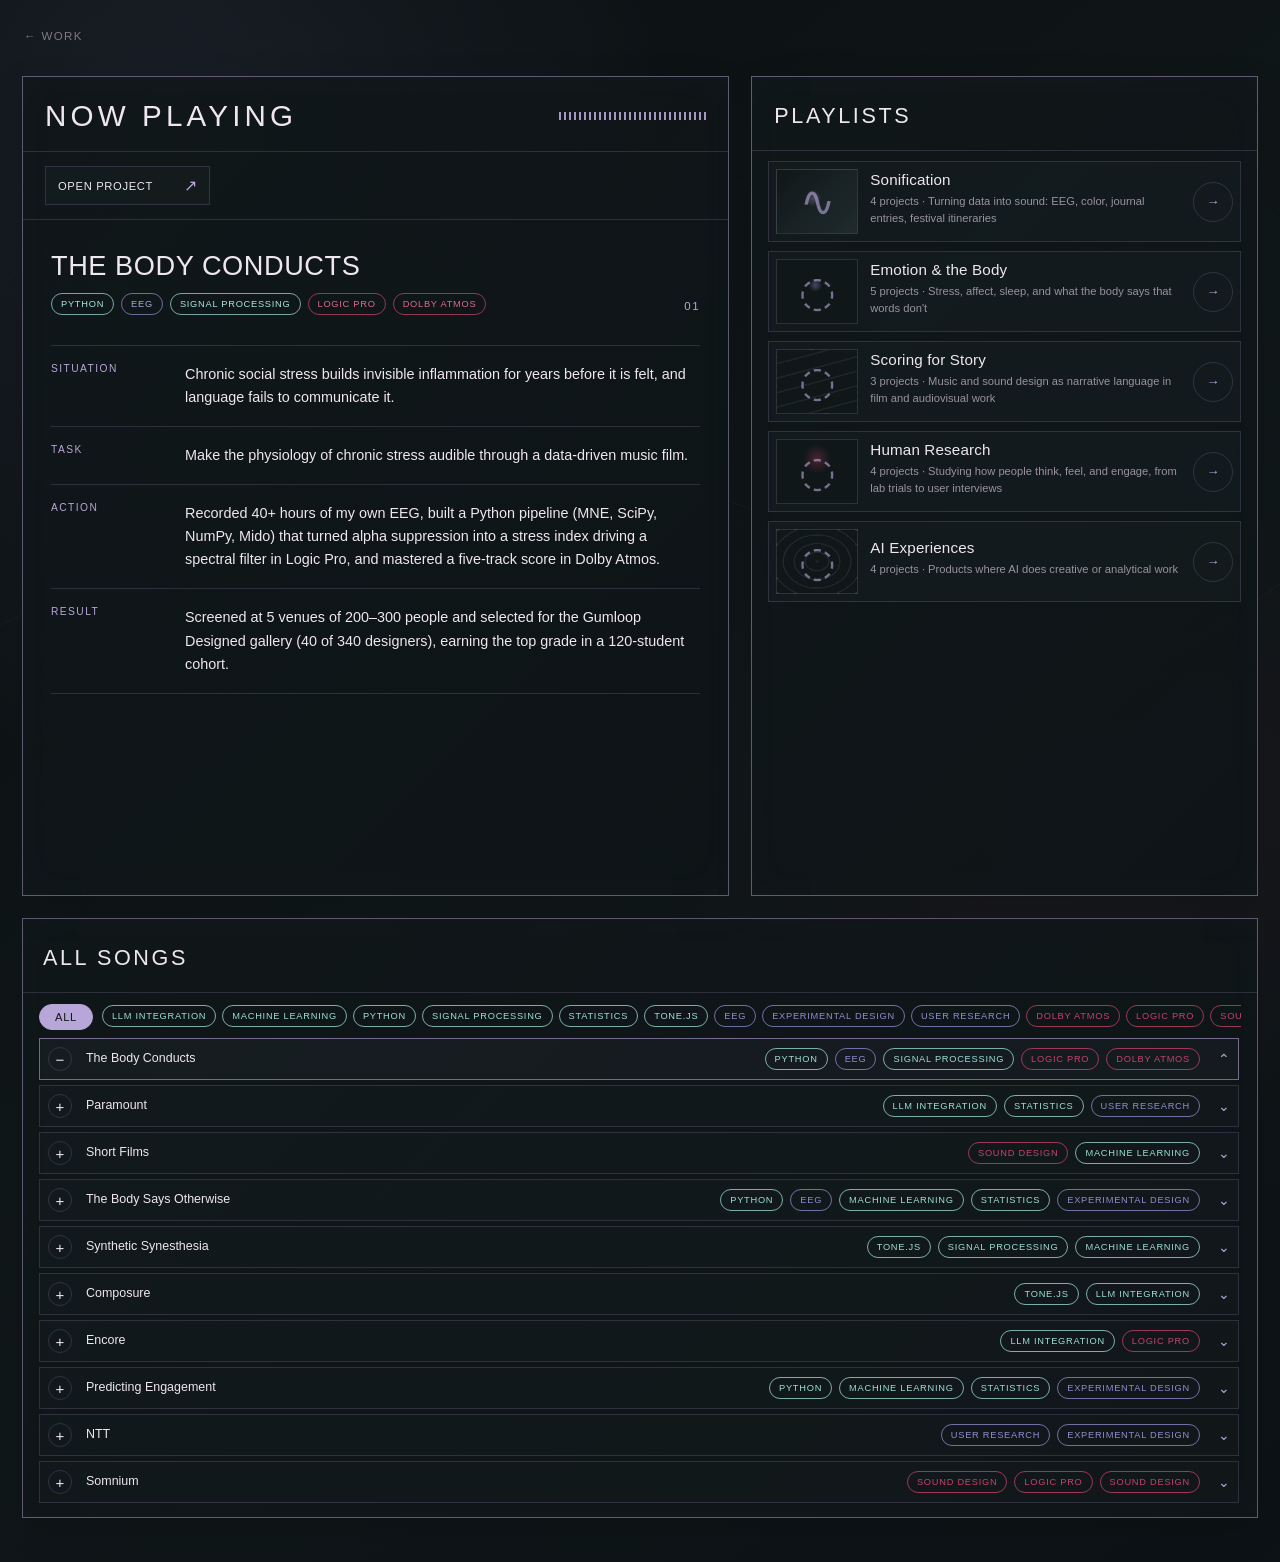
<file: more/index.html>
<!doctype html>
<html lang="en">
<head>
  <meta charset="utf-8" />
  <meta name="viewport" content="width=device-width, initial-scale=1" />
  <title>More — Chaeyeon Kim</title>
  <meta name="description" content="A living index of Chaeyeon Kim's projects, collections, research, sound, and experiments." />
  <link rel="canonical" href="https://chaeyeonkim.me/more/" />
  <meta property="og:type" content="website" />
  <meta property="og:site_name" content="Chaeyeon Kim" />
  <meta property="og:title" content="More — Chaeyeon Kim" />
  <meta property="og:description" content="A living index of Chaeyeon Kim's projects, collections, research, sound, and experiments." />
  <meta property="og:url" content="https://chaeyeonkim.me/more/" />
  <meta property="og:image" content="https://chaeyeonkim.me/og.png" />
  <meta property="og:image:type" content="image/png" />
  <meta property="og:image:width" content="1200" />
  <meta property="og:image:height" content="630" />
  <meta property="og:image:alt" content="Chaeyeon Kim" />
  <meta name="twitter:card" content="summary_large_image" />
  <meta name="twitter:title" content="More — Chaeyeon Kim" />
  <meta name="twitter:description" content="A living index of Chaeyeon Kim's projects, collections, research, sound, and experiments." />
  <meta name="twitter:image" content="https://chaeyeonkim.me/og.png" />
  <meta name="twitter:image:alt" content="Chaeyeon Kim" />
  <link rel="icon" href="/favicon.ico" sizes="any" />
  <link rel="icon" type="image/png" sizes="32x32" href="/favicon-32.png" />
  <link rel="apple-touch-icon" sizes="180x180" href="/apple-touch-icon.png" />
  <link rel="stylesheet" href="styles.css?v=more-nav-2" />
</head>
<body>
  <nav class="more-nav" aria-label="Site">
    <a class="back-work" href="../index.html#work">← Work</a>
  </nav>
  <main class="shell">
    <div class="top-grid">
      <!-- LEFT: PROJECT DEEP DIVE -->
      <section class="deep-dive panel" aria-label="Selected project">
        <header class="panel-header now-playing-header">
          <h2>Now Playing</h2>
          <div class="waveform" aria-hidden="true">
            <span></span><span></span><span></span><span></span><span></span><span></span>
            <span></span><span></span><span></span><span></span><span></span><span></span>
            <span></span><span></span><span></span><span></span><span></span><span></span>
            <span></span><span></span><span></span><span></span><span></span><span></span>
            <span></span><span></span><span></span><span></span><span></span><span></span>
          </div>
        </header>

        <div class="link-strip" id="projectLinks" aria-label="Project links"></div>

        <div class="star-block">
          <div class="project-heading-row">
            <div>
              <h1 id="projectTitle">THE BODY CONDUCTS</h1>
              <div class="tag-row" id="projectTags"></div>
            </div>
            <div class="year-mark" id="projectIndex">01</div>
          </div>

          <div class="star-grid">
            <article class="star-row">
              <div class="star-label">SITUATION</div>
              <p id="situation"></p>
            </article>
            <article class="star-row">
              <div class="star-label">TASK</div>
              <p id="task"></p>
            </article>
            <article class="star-row">
              <div class="star-label">ACTION</div>
              <p id="action"></p>
            </article>
            <article class="star-row">
              <div class="star-label">RESULT</div>
              <p id="result"></p>
            </article>
          </div>
        </div>
      </section>

      <!-- RIGHT: PLAYLISTS -->
      <aside class="collections panel">
          <header class="section-header">
            <h2>Playlists</h2>
          </header>
          <div class="collection-list" id="collectionList"></div>
      </aside>
    </div>

    <!-- FULL-WIDTH PROJECT ARTIFACTS -->
    <section class="artifact-panel panel" id="artifact-panel">
          <header class="section-header artifact-header">
            <h2>All songs</h2>
          </header>

          <div class="filter-controls" aria-label="Project filters">
            <div class="filter-bar" id="filterBar">
              <button class="filter active" data-filter="all">All</button>
            </div>
            <div class="keyword-cloud" id="keywordCloud" aria-label="Project keywords"></div>
          </div>
          <div class="active-filters" id="activeFilters"></div>

          <div class="artifact-list" id="artifactList"></div>
    </section>
  </main>

  <script>
    const DATA = {
  "projects": [
    {
      "name": "The Body Conducts",
      "collections": [
        "Sonification",
        "Emotion & the Body",
        "Scoring for Story"
      ],
      "keywords": [
        "Python",
        "EEG",
        "Signal Processing",
        "Logic Pro",
        "Dolby Atmos"
      ],
      "links": "../work/body-conducts.html"
    },
    {
      "name": "Paramount",
      "collections": [
        "Human Research",
        "AI Experiences"
      ],
      "keywords": [
        "LLM Integration",
        "Statistics",
        "User Research"
      ],
      "links": "../work/paramount.html"
    },
    {
      "name": "Short Films",
      "collections": [
        "Scoring for Story",
        "AI Experiences"
      ],
      "keywords": [
        "Sound Design",
        "Machine Learning"
      ],
      "links": "../work/short-films.html"
    },
    {
      "name": "The Body Says Otherwise",
      "collections": [
        "Human Research",
        "Emotion & the Body"
      ],
      "keywords": [
        "Python",
        "EEG",
        "Machine Learning",
        "Statistics",
        "Experimental Design"
      ],
      "links": "../work/body-says-otherwise.html"
    },
    {
      "name": "Synthetic Synesthesia",
      "collections": [
        "Sonification",
        "Emotion & the Body"
      ],
      "keywords": [
        "Tone.js",
        "Signal Processing",
        "Machine Learning"
      ],
      "links": "../work/synthetic-synesthesia.html"
    },
    {
      "name": "Composure",
      "collections": [
        "Sonification",
        "AI Experiences"
      ],
      "keywords": [
        "Tone.js",
        "LLM Integration"
      ],
      "links": "Link to Project: https://github.com/chaeyeonkimscientist/Composure"
    },
    {
      "name": "Encore",
      "collections": [
        "Sonification",
        "AI Experiences"
      ],
      "keywords": [
        "LLM Integration",
        "Logic Pro"
      ],
      "links": "Code & Website: https://encore-festival-archetype.chaeyeonkimwork.chatgpt.site/\nDetails: https://outsidellms.com/\nDemo: https://www.youtube.com/watch?v=9Sez8vWqiTI"
    },
    {
      "name": "Predicting Engagement",
      "collections": [
        "Human Research"
      ],
      "keywords": [
        "Python",
        "Machine Learning",
        "Statistics",
        "Experimental Design"
      ],
      "links": "https://drive.google.com/file/d/15HHlFsjsmQ8STBc1EPorobj3d0VIAwSt/view?usp=sharing"
    },
    {
      "name": "NTT",
      "collections": [
        "Human Research",
        "Emotion & the Body"
      ],
      "keywords": [
        "User Research",
        "Experimental Design"
      ],
      "links": "Project: https://newsrelea.se/OklDrp\nPoster: https://drive.google.com/file/d/1N1vjMUGnh2wxkstxetGUx5TR8tPjYIT7/view?usp=sharing\nPress release: https://newsrelea.se/OklDrp"
    },
    {
      "name": "Somnium",
      "collections": [
        "Scoring for Story",
        "Emotion & the Body"
      ],
      "keywords": [
        "Sound Design",
        "Logic Pro",
        "Sound Design"
      ],
      "links": "Project: https://www.youtube.com/watch?v=x__gfeBGS2E"
    },
    {
      "name": "How to edit: change tags on this sheet only. Each tag cell has a dropdown pulled from the Collections and Keywords tabs.",
      "collections": [],
      "keywords": [],
      "links": ""
    },
    {
      "name": "Colors: pink = Music & multimedia, purple = Cognition, mint = Technology. A tag recolors itself when you pick a different one. Yellow row = needs your input.",
      "collections": [],
      "keywords": [],
      "links": ""
    },
    {
      "name": "Counts and the Matrix update automatically. Orange counts on the other tabs flag tags used by fewer than 2 projects.",
      "collections": [],
      "keywords": [],
      "links": ""
    }
  ],
  "star": {
    "The Body Conducts": {
      "situation": "Chronic social stress builds invisible inflammation for years before it is felt, and language fails to communicate it.",
      "task": "Make the physiology of chronic stress audible through a data-driven music film.",
      "action": "Recorded 40+ hours of my own EEG, built a Python pipeline (MNE, SciPy, NumPy, Mido) that turned alpha suppression into a stress index driving a spectral filter in Logic Pro, and mastered a five-track score in Dolby Atmos.",
      "result": "Screened at 5 venues of 200–300 people and selected for the Gumloop Designed gallery (40 of 340 designers), earning the top grade in a 120-student cohort.",
      "notes": ""
    },
    "Paramount": {
      "situation": "Paramount's Global Content Distribution Research team spent 2–3 hours manually building each pre-release performance sheet.",
      "task": "Automate repetitive research workflows and build a data-backed audience profile for Home Entertainment.",
      "action": "Built a Microsoft CoPilot agent with internal-database-first fallback logic and a confidence flag for human review, and ran correlation and chi-square analyses on GWI audience data.",
      "result": "Cut sheet production time by 65% (to 45 minutes), the agent was adopted into the team's weekly workflow, and the audience findings unlocked budget for follow-up research.",
      "notes": ""
    },
    "Short Films": {
      "situation": "Four short films were made under extreme constraints, some within a 24-hour window.",
      "task": "Make music and sound design carry the narrative and psychology that dialogue can't.",
      "action": "Composed instrument-as-identity leitmotif scores, encoded the title in Morse rhythm, and built a Gordon Ramsay TTS voice model to meet a casting constraint in under 24 hours.",
      "result": "Won the Golden Owl Award (2026) and the Best Audio Award (2025) at the Minervopolis Film Festival.",
      "notes": ""
    },
    "The Body Says Otherwise": {
      "situation": "Children's cognitive flexibility was scored only on accuracy and response time, which ignore the physiological cost of thinking.",
      "task": "Build a prediction model for 200+ children that combines behavioral and physiological signals.",
      "action": "Designed seven trials, ran ANOVA in R, built a PyTorch model on heart rate, alpha-band EEG, and gaze data, and synthesized 55+ studies.",
      "result": "Surfaced a systematic gap between children's self-report and their physiology, and the research briefs broke a deadlock between the research and product teams.",
      "notes": ""
    },
    "Synthetic Synesthesia": {
      "situation": "Audio visualizers map sound to color arbitrarily, misrepresenting chromesthesia, which only about 4% of people experience.",
      "task": "Build a simulator where every sound–color mapping is grounded in peer-reviewed research.",
      "action": "Distilled 15+ studies into one reversible mapping engine, using Web Audio FFT analysis for sound-to-color and k-means clustering with Tone.js synthesis for color-to-sound.",
      "result": "Shipped a live, bidirectional web app on Vercel that also serves as an accessibility bridge for deaf and blind users.",
      "notes": ""
    },
    "Composure": {
      "situation": "Journaling records how you feel but gives you no way to hear it.",
      "task": "Build a journaling app in one build day that quantifies the emotion in each entry and turns it into music.",
      "action": "Used an LLM to score each entry on valence, arousal, tension, and warmth, then mapped those values deterministically to mode, tempo, and timbre in Tone.js.",
      "result": "Won Claude Fable 5.1 Buildathon: Special Award",
      "notes": "Result: add an outcome (demo reception, award, users)."
    },
    "Encore": {
      "situation": "Festival-goers leave with a day they'll never fully remember and no personal keepsake of it.",
      "task": "Turn each attendee's festival day into a shareable personality archetype and an original piece of music.",
      "action": "Built a prototype that matches a location trail against JamBase set times, uses GPT to derive an archetype, and arranges my own Logic piano seeds into a piece in that palette.",
      "result": "Top 20 project in OpenAI & OutsideLands Hackathon",
      "notes": "Result: add an outcome (demo, award, feedback)."
    },
    "Predicting Engagement": {
      "situation": "\"Engagement\" was used loosely across productions without a grounded definition.",
      "task": "Replicate and extend a study predicting audience engagement from 65,000 interaction logs.",
      "action": "Built ML models, ran threshold sensitivity analysis, and mapped behavioral predictors to attention, reward, and default-mode brain networks.",
      "result": "Reached AUC 0.71 at the 70th-percentile threshold and delivered a product handbook adopted by 12 productions.",
      "notes": "Numbers come from an earlier version of your site; double-check them."
    },
    "NTT": {
      "situation": "NTT East's wellness centers went largely unused because employees feared mental-health stigma would harm their careers.",
      "task": "Give the team evidence-grounded, privacy-first direction for an employee wellbeing app.",
      "action": "Designed the interview instrument, secured IRB exemption, analyzed an 8-respondent HR-manager survey and 3 employee interviews, and led the South Korea case study.",
      "result": "Shipped app NTT wide (1.25M employees).",
      "notes": "Earlier drafts said it was deployed to ~1.25M users; use that only if it's confirmed."
    },
    "Somnium": {
      "situation": "After eleven years of neglecting sleep, my insomnia had become an invisible struggle.",
      "task": "Translate that struggle into a four-movement audiovisual work.",
      "action": "Scored four movements (Denial, Trial, Acceptance, Addiction) with leitmotifs, underwater sound design, and 60+ original foley and processed layers.",
      "result": "Selected for exhibition in Berlin.",
      "notes": ""
    }
  },
  "collections": [
    {
      "name": "Sonification",
      "category": "Music & multimedia",
      "description": "Turning data into sound: EEG, color, journal entries, festival itineraries",
      "count": 4,
      "projects": ["The Body Conducts", "Synthetic Synesthesia", "Composure", "Encore"]
    },
    {
      "name": "Emotion & the Body",
      "category": "Cognition",
      "description": "Stress, affect, sleep, and what the body says that words don't",
      "count": 5,
      "projects": ["The Body Conducts", "The Body Says Otherwise", "Synthetic Synesthesia", "NTT", "Somnium"]
    },
    {
      "name": "Scoring for Story",
      "category": "Music & multimedia",
      "description": "Music and sound design as narrative language in film and audiovisual work",
      "count": 3,
      "projects": ["The Body Conducts", "Short Films", "Somnium"]
    },
    {
      "name": "Human Research",
      "category": "Cognition",
      "description": "Studying how people think, feel, and engage, from lab trials to user interviews",
      "count": 4,
      "projects": ["Paramount", "The Body Says Otherwise", "Predicting Engagement", "NTT"]
    },
    {
      "name": "AI Experiences",
      "category": "Technology",
      "description": "Products where AI does creative or analytical work",
      "count": 4,
      "projects": ["Paramount", "Short Films", "Composure", "Encore"]
    }
  ],
  "keywords": [
    {
      "name": "Python",
      "category": "Technology",
      "description": "Signal processing, data analysis, and modeling",
      "count": 3,
      "projects": [
        "The Body Conducts",
        "The Body Says Otherwise",
        "Predicting Engagement"
      ]
    },
    {
      "name": "Tone.js",
      "category": "Technology",
      "description": "In-browser synthesis with Tone.js and the Web Audio API",
      "count": 2,
      "projects": [
        "Synthetic Synesthesia",
        "Composure"
      ]
    },
    {
      "name": "Logic Pro",
      "category": "Music & multimedia",
      "description": "Composition, production, and automation in Logic Pro",
      "count": 3,
      "projects": [
        "The Body Conducts",
        "Encore",
        "Somnium"
      ]
    },
    {
      "name": "Dolby Atmos",
      "category": "Music & multimedia",
      "description": "Spatial audio mixing and mastering",
      "count": 1,
      "projects": [
        "The Body Conducts"
      ]
    },
    {
      "name": "LLM Integration",
      "category": "Technology",
      "description": "LLM-powered agents and features (Claude, GPT, CoPilot)",
      "count": 3,
      "projects": [
        "Paramount",
        "Composure",
        "Encore"
      ]
    },
    {
      "name": "Machine Learning",
      "category": "Technology",
      "description": "Prediction models, clustering, and ML voice models",
      "count": 4,
      "projects": [
        "Short Films",
        "The Body Says Otherwise",
        "Synthetic Synesthesia",
        "Predicting Engagement"
      ]
    },
    {
      "name": "Signal Processing",
      "category": "Technology",
      "description": "Filtering, FFT, and feature extraction from audio and biosignals",
      "count": 2,
      "projects": [
        "The Body Conducts",
        "Synthetic Synesthesia"
      ]
    },
    {
      "name": "EEG",
      "category": "Cognition",
      "description": "Recording and analyzing brainwave data (OpenBCI, MNE)",
      "count": 2,
      "projects": [
        "The Body Conducts",
        "The Body Says Otherwise"
      ]
    },
    {
      "name": "Statistics",
      "category": "Technology",
      "description": "ANOVA, correlation, hypothesis and significance testing",
      "count": 3,
      "projects": [
        "Paramount",
        "The Body Says Otherwise",
        "Predicting Engagement"
      ]
    },
    {
      "name": "Experimental Design",
      "category": "Cognition",
      "description": "Designing trials, studies, and ethics (IRB) protocols",
      "count": 3,
      "projects": [
        "The Body Says Otherwise",
        "Predicting Engagement",
        "NTT"
      ]
    },
    {
      "name": "User Research",
      "category": "Cognition",
      "description": "Interviews, surveys, and translating findings into product decisions",
      "count": 2,
      "projects": [
        "Paramount",
        "NTT"
      ]
    },
    {
      "name": "Sound Design",
      "category": "Music & multimedia",
      "description": "Foley, processed textures, and sound as storytelling",
      "count": 3,
      "projects": [
        "Short Films",
        "Somnium"
      ]
    }
  ]
};
    let selected = DATA.projects[0]?.name || "";
    DATA.projects = DATA.projects.filter(p => DATA.star[p.name]);
    let activeFilter = "all";
    let activeTag = null;
    let activeKeywords = [];

    const $ = (id) => document.getElementById(id);

    function categoryClass(category) {
      if (!category) return "";
      if (category.toLowerCase().includes("music")) return "music";
      if (category.toLowerCase().includes("cognition")) return "cognition";
      if (category.toLowerCase().includes("technology")) return "technology";
      return "";
    }

    function slugify(s) {
      return s.toLowerCase().replace(/[^a-z0-9]+/g, "-").replace(/^-|-$/g, "");
    }

    function projectByName(name) {
      return DATA.projects.find(p => p.name === name);
    }

    function starByName(name) {
      return DATA.star[name] || {};
    }

    function parseLinks(raw) {
      if (!raw) return [];
      const lines = String(raw).split(/\r?\n/).map(s => s.trim()).filter(Boolean);
      const links = [];
      for (const line of lines) {
        const urls = line.match(/https?:\/\/[^\s<]+|(?:\.\.\/|\.\/)[^\s<]+/g) || [];
        if (!urls.length && /^[./].+\.html?(?:\?.*)?$/i.test(line)) urls.push(line);
        urls.forEach((url, i) => {
          const clean = url.replace(/[)\],.;]+$/, "");
          let label = line.replace(url, "").trim();
          label = label.replace(/[:\-–—]\s*$/, "").trim();
          if (!label) label = urls.length > 1 ? `Link ${i + 1}` : "Open project";
          links.push({label, url: clean});
        });
      }
      return links;
    }

    function renderSelected() {
      const p = projectByName(selected);
      if (!p) return;
      const s = starByName(selected);
      const idx = DATA.projects.findIndex(x => x.name === selected) + 1;

      $("projectTitle").textContent = p.name.toUpperCase();
      $("projectIndex").textContent = String(idx).padStart(2, "0");
      $("situation").textContent = s.situation || "—";
      $("task").textContent = s.task || "—";
      $("action").textContent = s.action || "—";
      $("result").textContent = s.result || "—";

      const tags = p.keywords.slice(0, 5);
      $("projectTags").innerHTML = tags.map(t => `<span class="tag ${tagCategory(t)}">${escapeHtml(t)}</span>`).join("");

      const links = parseLinks(p.links);
      $("projectLinks").innerHTML = links.length
        ? links.map((l, i) => `<a class="link-card" href="${escapeAttr(l.url)}" target="_blank" rel="noopener"><span>${escapeHtml(l.label)}</span><b>${i === 0 ? "↗" : "↗"}</b></a>`).join("")
        : `<span class="link-empty">No external artifact linked yet.</span>`;

      document.title = `${p.name} — Chaeyeon Kim`;
      const wave = document.querySelector(".waveform");
      if (wave) {
        wave.classList.remove("playing");
        void wave.offsetWidth;
        wave.classList.add("playing");
      }
    }

    function tagCategory(tag) {
      const all = [...DATA.collections, ...DATA.keywords];
      const item = all.find(x => x.name === tag);
      return item ? categoryClass(item.category) : "";
    }

    function renderCollections() {
      const shown = DATA.collections;
      $("collectionList").innerHTML = shown.map((c, i) => `
        <button class="collection-card ${categoryClass(c.category)}" data-collection="${escapeAttr(c.name)}">
          <div class="collection-art art-${i}"><span>${i === 0 ? "∿" : "◌"}</span></div>
          <div class="collection-copy">
            <div class="collection-name">${escapeHtml(c.name)}</div>
            <div class="collection-meta">${c.count} projects · ${escapeHtml(c.description)}</div>
          </div>
          <span class="round-arrow">→</span>
        </button>
      `).join("");

      document.querySelectorAll("[data-collection]").forEach(btn => {
        btn.addEventListener("click", () => {
          activeFilter = "collection";
          activeTag = btn.dataset.collection;
          activeKeywords = [];
          renderArtifacts();
          requestAnimationFrame(() => {
            $("artifact-panel")?.scrollIntoView({behavior:"smooth", block:"start"});
          });
        });
      });
    }

    
    function renderKeywordCloud() {
      if (!$('keywordCloud')) return;
      const ordered = [...DATA.keywords].sort((a, b) => {
        const order = {technology: 0, cognition: 1, music: 2};
        return (order[categoryClass(a.category)] ?? 9) - (order[categoryClass(b.category)] ?? 9) || a.name.localeCompare(b.name);
      });
      $('keywordCloud').innerHTML = ordered.map(k =>
        `<button class="keyword-chip ${activeKeywords.includes(k.name) ? "active" : ""} ${categoryClass(k.category)}" data-keyword="${escapeAttr(k.name)}">${escapeHtml(k.name)}</button>`
      ).join('');
      document.querySelectorAll('[data-keyword]').forEach(btn => btn.addEventListener('click', () => {
        const key = btn.dataset.keyword;
        if (activeKeywords.includes(key)) {
          activeKeywords = activeKeywords.filter(k => k !== key);
        } else {
          activeKeywords = [...activeKeywords, key];
        }
        activeFilter = activeKeywords.length ? 'keyword' : 'all';
        activeTag = null;
        document.querySelectorAll('.filter').forEach(x => x.classList.remove('active'));
        document.querySelector('[data-filter="all"]').classList.add('active');
        renderKeywordCloud();
        renderArtifacts();
      }));
    }

    function renderArtifacts() {
      renderKeywordCloud();
      let visible = DATA.projects.slice();

      if (activeFilter === 'collection' && activeTag) {
        const c = DATA.collections.find(x => x.name === activeTag);
        visible = c ? visible.filter(p => p.collections.includes(c.name)) : [];
      } else if (activeKeywords.length) {
        visible = visible.filter(p => activeKeywords.every(k => p.keywords.includes(k)));
      }

      let filterLabel = '';
      if (activeFilter === 'collection' && activeTag) filterLabel = `Playlist: ${activeTag}`;
      else if (activeKeywords.length) filterLabel = `Keywords: ${activeKeywords.join(' + ')}`;
      $('activeFilters').innerHTML = filterLabel
        ? `<span class="filter-note">${escapeHtml(filterLabel)} <button id="clearFilter">×</button></span>`
        : '';

      $('artifactList').innerHTML = visible.map((p) => {
        const isSelected = p.name === selected;
        return `
          <article class="artifact ${isSelected ? 'selected' : ''}" data-project="${escapeAttr(p.name)}">
            <button class="artifact-main">
              <span class="artifact-marker">${isSelected ? '−' : '+'}</span>
              <span class="artifact-copy"><strong>${escapeHtml(p.name)}</strong></span>
              <span class="artifact-tags">
                ${p.keywords.map(k => `<span class="tag ${tagCategory(k)}">${escapeHtml(k)}</span>`).join('')}
              </span>
              <span class="artifact-chevron">${isSelected ? '⌃' : '⌄'}</span>
            </button>
          </article>
        `;
      }).join('');

      document.querySelectorAll('[data-project]').forEach(card => {
        card.addEventListener('click', (e) => {
          if (e.target.closest('a')) return;
          selectProject(card.dataset.project);
        });
      });
      $('clearFilter')?.addEventListener('click', clearFilter);
    }

    function selectProject(name, rerender = true) {
      selected = name;
      renderSelected();
      if (rerender) renderArtifacts();
      document.querySelector(".deep-dive")?.scrollIntoView({behavior:"smooth", block:"start"});
    }

    function clearFilter() {
      activeFilter = "all";
      activeTag = null;
      activeKeywords = [];
      renderKeywordCloud();
      document.querySelectorAll(".filter").forEach(x => x.classList.remove("active"));
      document.querySelector('[data-filter="all"]').classList.add("active");
      renderArtifacts();
    }

    document.querySelectorAll(".filter").forEach(btn => {
      btn.addEventListener("click", () => {
        activeFilter = btn.dataset.filter;
        activeTag = null;
        activeKeywords = [];
        renderKeywordCloud();
        document.querySelectorAll(".filter").forEach(x => x.classList.remove("active"));
        btn.classList.add("active");
        renderArtifacts();
      });
    });

    function escapeHtml(s) {
      return String(s).replace(/[&<>"']/g, c => ({'&':'&amp;','<':'&lt;','>':'&gt;','"':'&quot;',"'":'&#039;'}[c]));
    }
    function escapeAttr(s) { return escapeHtml(s); }

    renderCollections();
    renderSelected();
    renderKeywordCloud();
    renderArtifacts();
  </script>
</body>
</html>
</file>
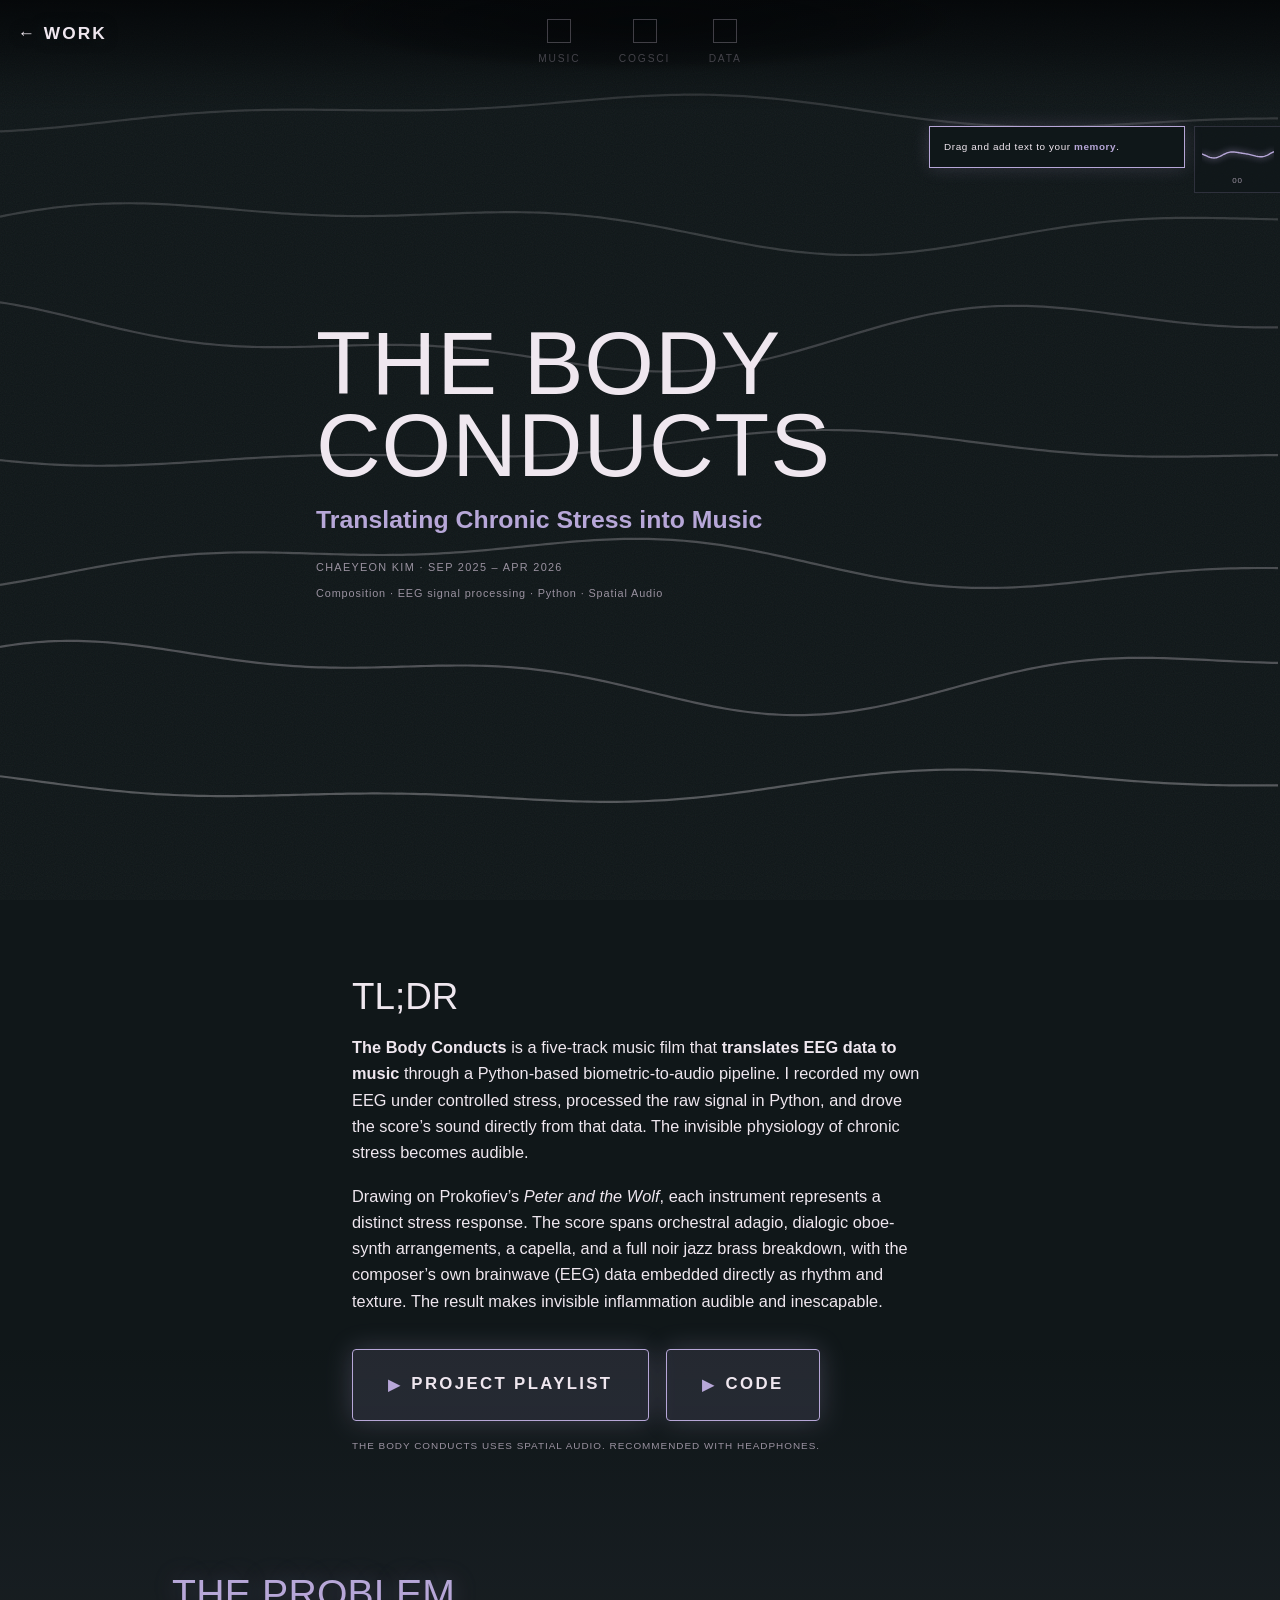
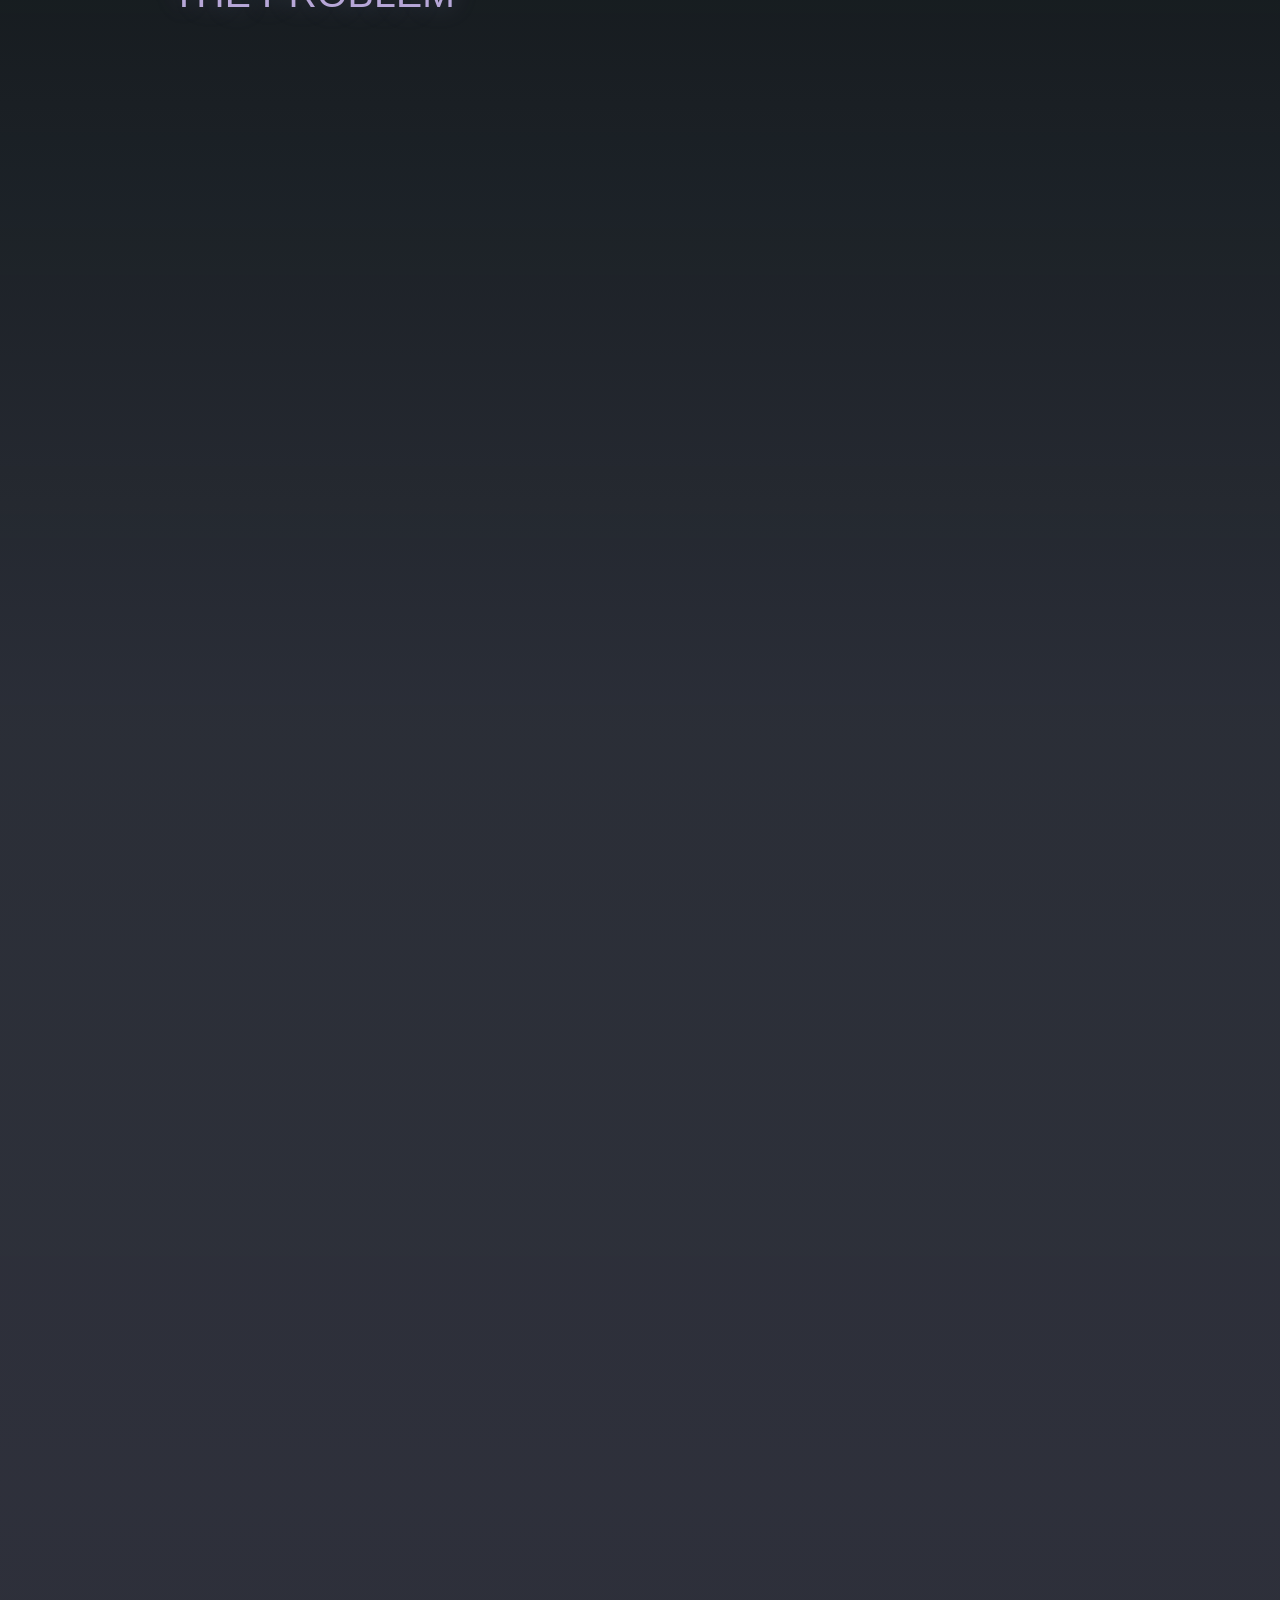
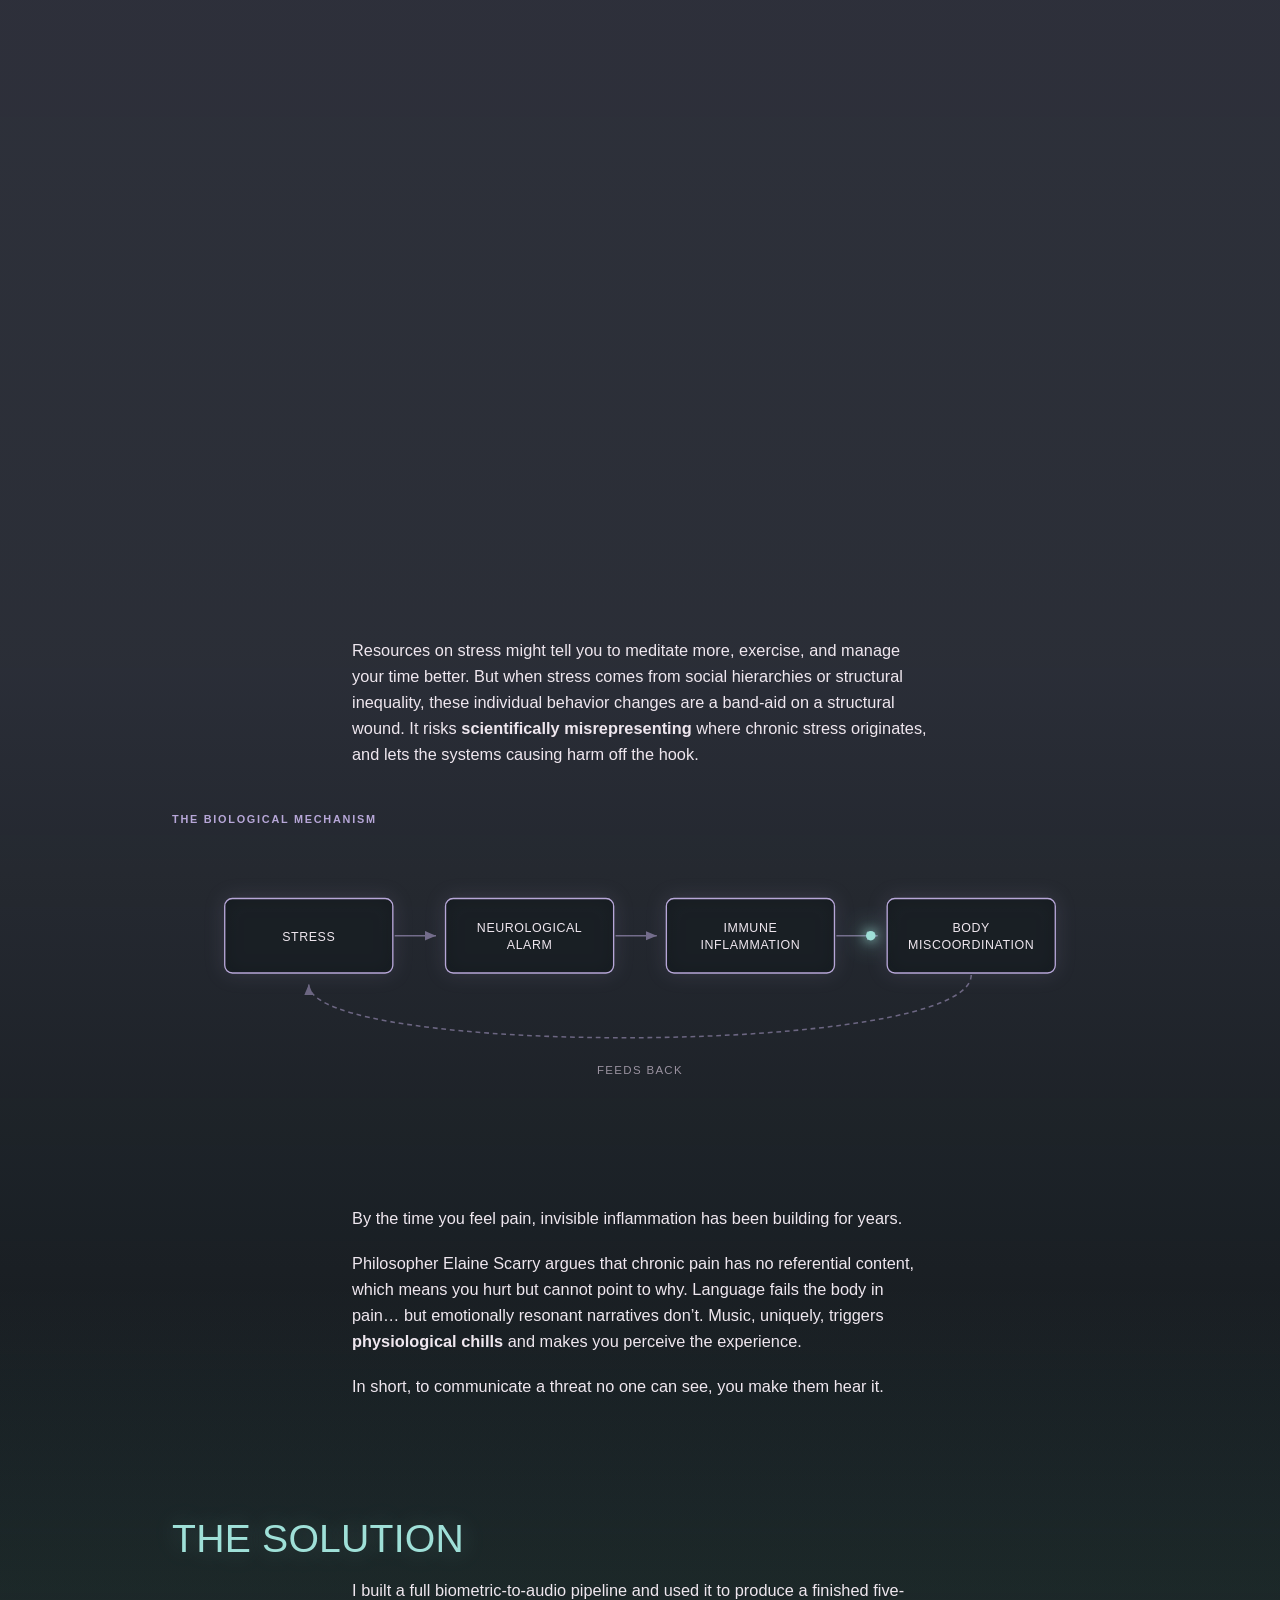
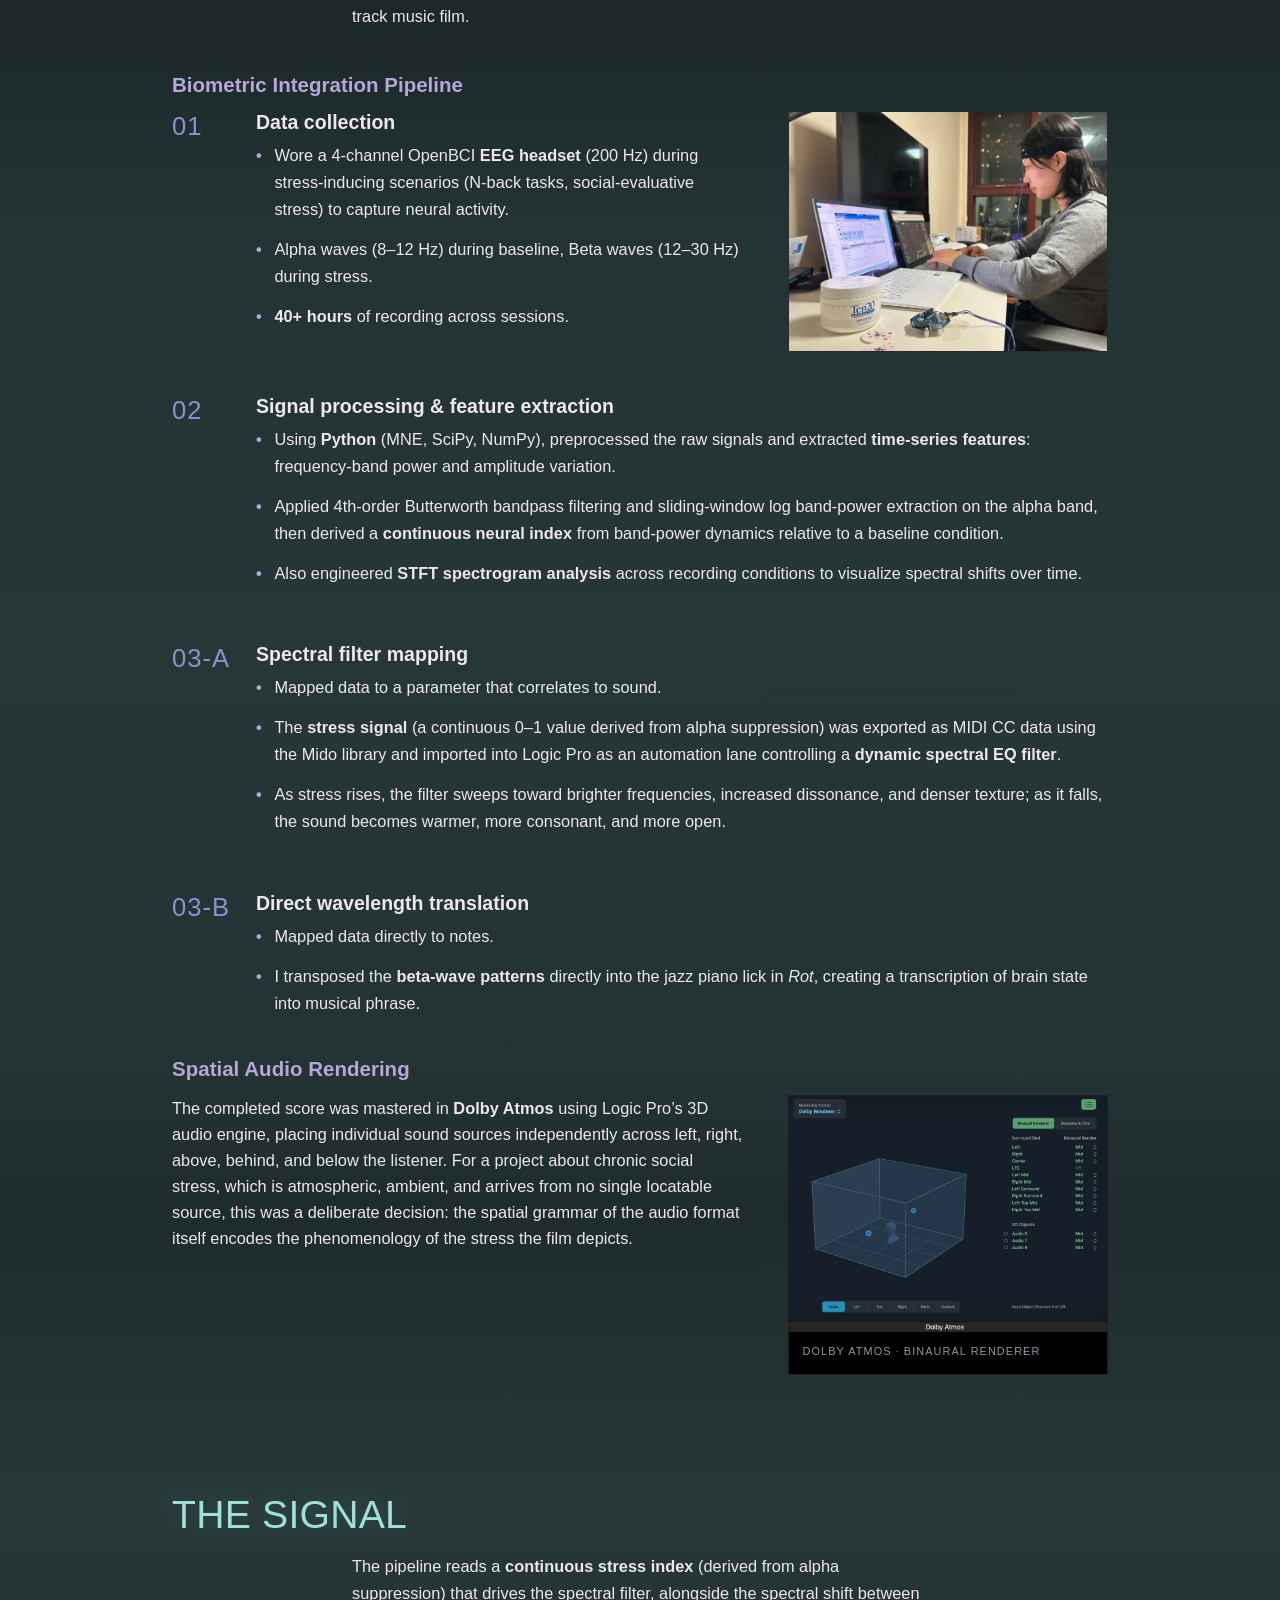
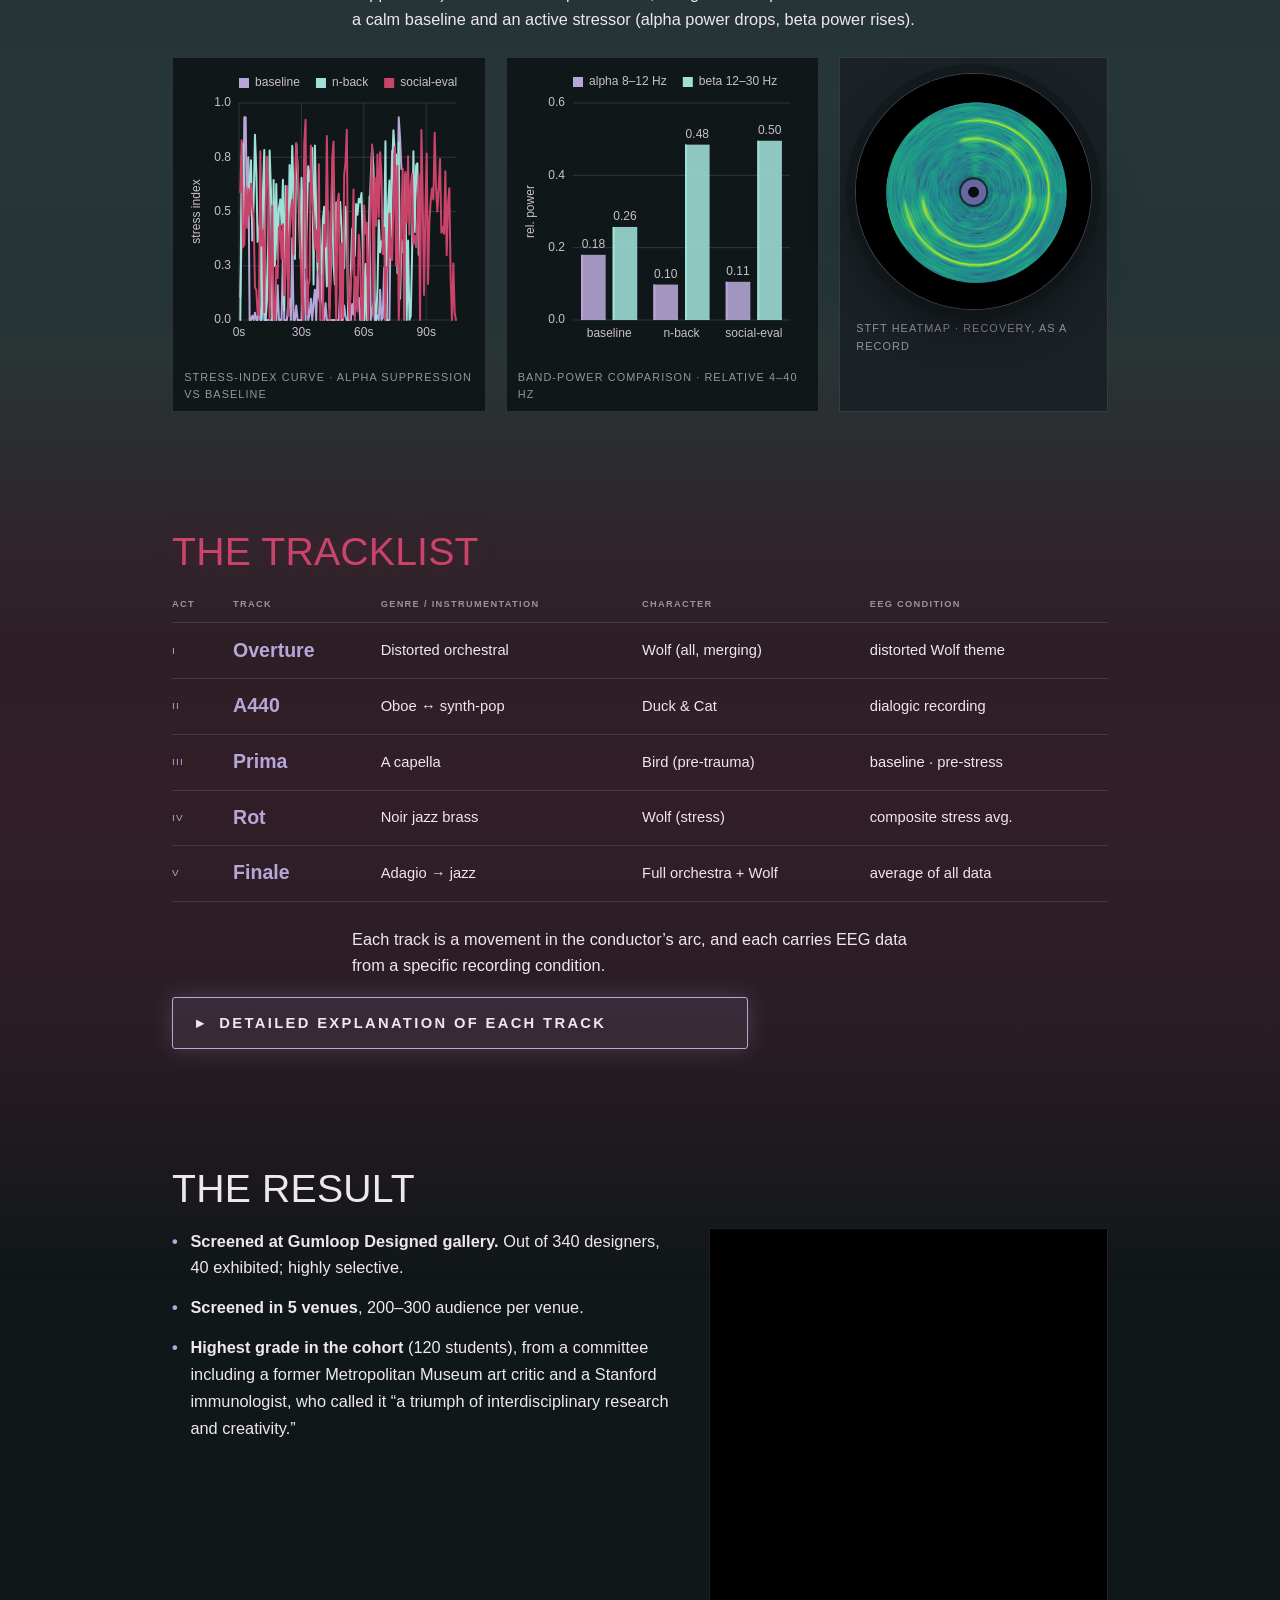
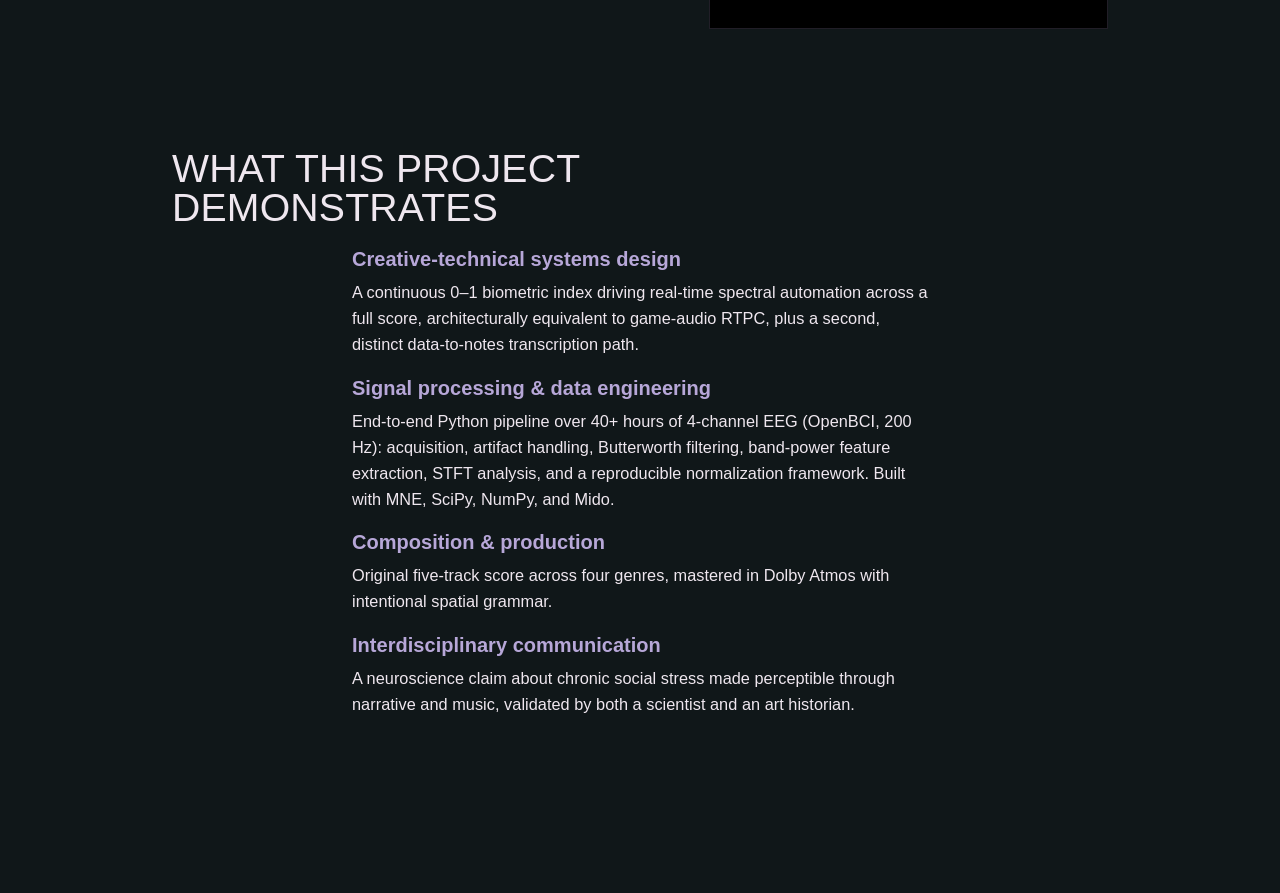
<file: work/body-conducts.html>
<!DOCTYPE html>
<html lang="en">
<head>
<meta charset="UTF-8">
<meta name="viewport" content="width=device-width,initial-scale=1.0">
<title>The Body Conducts — Chaeyeon Kim</title>
<meta name="description" content="I make invisible internal states perceptible. Music, cognitive science, and data.">
<link rel="canonical" href="https://chaeyeonkim.me/work/body-conducts.html">
<meta property="og:type" content="website">
<meta property="og:site_name" content="Chaeyeon Kim">
<meta property="og:title" content="The Body Conducts — Chaeyeon Kim">
<meta property="og:description" content="I make invisible internal states perceptible. Music, cognitive science, and data.">
<meta property="og:url" content="https://chaeyeonkim.me/work/body-conducts.html">
<meta property="og:image" content="https://chaeyeonkim.me/og.png">
<meta property="og:image:type" content="image/png">
<meta property="og:image:width" content="1200">
<meta property="og:image:height" content="630">
<meta property="og:image:alt" content="Chaeyeon Kim">
<meta name="twitter:card" content="summary_large_image">
<meta name="twitter:title" content="The Body Conducts — Chaeyeon Kim">
<meta name="twitter:description" content="I make invisible internal states perceptible. Music, cognitive science, and data.">
<meta name="twitter:image" content="https://chaeyeonkim.me/og.png">
<meta name="twitter:image:alt" content="Chaeyeon Kim">
<link rel="icon" href="/favicon.ico" sizes="any">
<link rel="icon" type="image/png" sizes="32x32" href="/favicon-32.png">
<link rel="apple-touch-icon" sizes="180x180" href="/apple-touch-icon.png">
<link rel="stylesheet" href="./dive.css?v=36">
</head>
<body data-project="The Body Conducts" data-project-id="body-conducts">
<a class="skip" href="#content">Skip to content</a>
<div class="grain" aria-hidden="true"></div>

<div class="mode-icons" aria-hidden="true">
  <div class="mode-icon" data-icon="music">
    <span class="ind"></span>
    <span class="lbl">Music</span>
  </div>
  <div class="mode-icon" data-icon="cog">
    <span class="ind"></span>
    <span class="lbl">CogSci</span>
  </div>
  <div class="mode-icon" data-icon="data">
    <span class="ind"></span>
    <span class="lbl">Data</span>
  </div>
</div>

<aside class="hud" id="hud">
  <div class="hud-rail" role="navigation" aria-label="Reading progress and sections" aria-expanded="false">
    <a class="hud-back" href="../index.html#work">← Work</a>
    <nav class="hud-nav" id="hud-nav"></nav>
  </div>
</aside>

<aside class="rail" id="rail">
  <div class="memory" id="memory">
    <button class="memory-tab" type="button" aria-expanded="false" aria-controls="memory-panel" title="Memory">
      <canvas class="memory-wave" width="72" height="36" aria-hidden="true"></canvas>
      <span class="memory-count">00</span>
    </button>
    <div class="memory-panel" id="memory-panel">
      <header class="memory-head">
        <div class="kicker">Memory</div>
        <div class="sub">session-bound · flushes on disconnect</div>
        <button class="memory-copy" type="button">Copy nodes</button>
      </header>
      <div class="memory-map" id="memory-map"></div>
    </div>
    <div class="memory-bubble" id="memory-bubble" hidden>
      Drag and add text to your <strong>memory</strong>.
    </div>
    <div class="memory-reminder" id="memory-reminder" role="status" aria-hidden="true">Don't forget to copy me before you leave.</div>
  </div>
</aside>

<div class="sel-pop" id="sel-pop" hidden>
  <button type="button" id="sel-send">Send to memory</button>
</div>

<div class="term-warn" id="term-warn" hidden role="alertdialog" aria-labelledby="term-warn-msg">
  <div class="term-inner">
    <pre id="term-warn-msg">WARNING: Memory will be flushed. Copy your nodes before disconnecting.</pre>
    <div class="term-actions">
      <button type="button" data-term-copy>Copy nodes + Go back to homepage.</button>
      <button type="button" data-term-dismiss>Stay in session.</button>
    </div>
  </div>
</div>

<header class="hero">
  <canvas id="hero-wave" class="hero-wave" aria-hidden="true"></canvas>
  <div class="hero-copy">
    <h1>THE BODY CONDUCTS</h1>
    <p class="subtitle">Translating Chronic Stress into Music</p>
    <p class="meta">Chaeyeon Kim · Sep 2025 – Apr 2026</p>
    <p class="disciplines">Composition · EEG signal processing · Python · Spatial Audio</p>
   <!--  <blockquote class="callout">“When the body tells truths language cannot.”</blockquote>-->
  </div>
</header>

<main class="dive" id="content">
  <section>
    <h2 id="tldr">TL;DR</h2>
    <p class="lede"><strong>The Body Conducts</strong> is a five-track music film that <strong>translates EEG data to music</strong> through a Python-based biometric-to-audio pipeline. I recorded my own EEG under controlled stress, processed the raw signal in Python, and drove the score’s sound directly from that data. The invisible physiology of chronic stress becomes audible.</p>
    <p>Drawing on Prokofiev’s <em>Peter and the Wolf</em>, each instrument represents a distinct stress response. The score spans orchestral adagio, dialogic oboe-synth arrangements, a capella, and a full noir jazz brass breakdown, with the composer’s own brainwave (EEG) data embedded directly as rhythm and texture. The result makes invisible inflammation audible and inescapable.</p>
    <p class="cta-row">
      <a class="cta" href="https://www.youtube.com/playlist?list=PL9Udy3u2RxRoQunrXq5o5Q5JHNatzFvhW" target="_blank" rel="noopener noreferrer">Project playlist</a>
      <a class="cta" href="https://github.com/chaeyeonkimscientist/The-Body-Conducts-EEG" target="_blank" rel="noopener noreferrer">Code</a>
    </p>
    <p class="note">The Body Conducts uses spatial audio. Recommended with headphones.</p>
  </section>

  <section class="hue-cog" data-icons="cog" data-kind="cog">
    <h2 id="problem" class="h-cog">THE PROBLEM</h2>
    <div class="scenario-pin">
      <div class="scenario scenario-scroll">
        <p class="scenario-kicker" data-reveal>Think about this scenario:</p>
        <p data-reveal>you have been quietly enduring workplace stress,</p>
        <p data-reveal>so your baseline heart palpitations go&nbsp;up,</p>
        <p data-reveal>so your immune system reads this as physical&nbsp;danger</p>
        <p data-reveal>and floods your body with inflammation,</p>
        <p data-reveal>as if preparing for a wound that never comes.</p>
        <p data-reveal>Do this daily for months, and your body starts attacking itself.</p>
      </div>
    </div>
    <p>Resources on stress might tell you to meditate more, exercise, and manage your time better. But when stress comes from social hierarchies or structural inequality, these individual behavior changes are a band-aid on a structural wound. It risks <strong>scientifically misrepresenting</strong> where chronic stress originates, and lets the systems causing harm off the hook.</p>
    <figure class="bio-loop">
      <div class="kicker">The biological mechanism</div>
      <div id="bio-graph" class="bio-graph" role="list" aria-label="Biological mechanism feedback cycle">
        <!-- interactive node-edge graph injected by dive-bio.js -->
        <noscript>
          <ol class="bio-fallback">
            <li>Stress</li>
            <li>Neurological Alarm</li>
            <li>Immune Inflammation</li>
            <li>Body Miscoordination</li>
            <li>→ feeds back to Stress</li>
          </ol>
        </noscript>
      </div>
    </figure>
    <p>By the time you feel pain, invisible inflammation has been building for years.</p>
    <p>Philosopher Elaine Scarry argues that chronic pain has no referential content, which means you hurt but cannot point to why. Language fails the body in pain… but emotionally resonant narratives don’t. Music, uniquely, triggers <strong>physiological chills</strong> and makes you perceive the experience.</p>
    <p>In short, to communicate a threat no one can see, you make them hear it.</p>
  </section>

  <section class="hue-data" data-icons="cog data" data-kind="data">
    <div class="stack">
    <h2 id="solution" class="h-data">THE SOLUTION</h2>
    <p>I built a full biometric-to-audio pipeline and used it to produce a finished five-track music film.</p>

    <h3>Biometric Integration Pipeline</h3>
    <ol class="pipeline has-media">
      <li>
        <span class="num">01</span>
        <div class="pipeline-collect-body">
          <div>
            <h4>Data collection</h4>
            <ul>
              <li>Wore a 4-channel OpenBCI <strong>EEG headset</strong> (200 Hz) during stress-inducing scenarios (N-back tasks, social-evaluative stress) to capture neural activity.</li>
              <li>Alpha waves (8–12 Hz) during baseline, Beta waves (12–30 Hz) during stress.</li>
              <li><strong>40+ hours</strong> of recording across sessions.</li>
            </ul>
          </div>
          <figure class="collect-fig">
            <img src="./IMG_6553.jpeg" alt="EEG data collection session with OpenBCI headset, electrode paste, and live signal monitoring">
          </figure>
        </div>
      </li>
      <li>
        <span class="num">02</span>
        <div>
          <h4>Signal processing &amp; feature extraction</h4>
          <ul>
            <li>Using <strong>Python</strong> (MNE, SciPy, NumPy), preprocessed the raw signals and extracted <strong>time-series features</strong>: frequency-band power and amplitude variation.</li>
            <li>Applied 4th-order Butterworth bandpass filtering and sliding-window log band-power extraction on the alpha band, then derived a <strong>continuous neural index</strong> from band-power dynamics relative to a baseline condition.</li>
            <li>Also engineered <strong>STFT spectrogram analysis</strong> across recording conditions to visualize spectral shifts over time.</li>
          </ul>
        </div>
      </li>
      <li>
        <span class="num">03-A</span>
        <div>
          <h4>Spectral filter mapping</h4>
          <ul>
            <li>Mapped data to a parameter that correlates to sound.</li>
            <li>The <strong>stress signal</strong> (a continuous 0–1 value derived from alpha suppression) was exported as MIDI CC data using the Mido library and imported into Logic Pro as an automation lane controlling a <strong>dynamic spectral EQ filter</strong>.</li>
            <li>As stress rises, the filter sweeps toward brighter frequencies, increased dissonance, and denser texture; as it falls, the sound becomes warmer, more consonant, and more open.</li>
          </ul>
        </div>
      </li>
      <li>
        <span class="num">03-B</span>
        <div>
          <h4>Direct wavelength translation</h4>
          <ul>
            <li>Mapped data directly to notes.</li>
            <li>I transposed the <strong>beta-wave patterns</strong> directly into the jazz piano lick in <em>Rot</em>, creating a transcription of brain state into musical phrase.</li>
          </ul>
        </div>
      </li>
    </ol>

    <div class="split spatial">
      <h3>Spatial Audio Rendering</h3>
      <p>The completed score was mastered in <strong>Dolby Atmos</strong> using Logic Pro’s 3D audio engine, placing individual sound sources independently across left, right, above, behind, and below the listener. For a project about chronic social stress, which is atmospheric, ambient, and arrives from no single locatable source, this was a deliberate decision: the spatial grammar of the audio format itself encodes the phenomenology of the stress the film depicts.</p>
      <figure class="img-ph img-real">
        <img src="./Spatial%20Audio.png" alt="Dolby Atmos renderer: binaural objects placed around a listener in a 3D room" loading="lazy">
        <figcaption>Dolby Atmos · binaural renderer</figcaption>
      </figure>
    </div>
    </div>
  </section>

  <section class="hue-data" data-icons="data" data-kind="data">
    <h2 id="signal" class="h-data">THE SIGNAL</h2>
    <p>The pipeline reads a <strong>continuous stress index</strong> (derived from alpha suppression) that drives the spectral filter, alongside the spectral shift between a calm baseline and an active stressor (alpha power drops, beta power rises).</p>
    <div class="viz-row">
      <figure class="viz-chart">
        <canvas id="viz-stress" width="800" height="500" aria-label="Stress-index curves for baseline, n-back, and social-evaluative sessions"></canvas>
        <figcaption>stress-index curve · alpha suppression vs baseline</figcaption>
      </figure>
      <figure class="viz-chart">
        <canvas id="viz-bands" width="800" height="500" aria-label="Relative alpha and beta band power for baseline, n-back, and social-evaluative sessions"></canvas>
        <figcaption>band-power comparison · relative 4–40 Hz</figcaption>
      </figure>
      <figure class="viz-record">
        <div class="record-platter">
          <img src="./CapBriefrecovery.gif" alt="Circular STFT heatmap of recovery EEG, shown as a record" loading="lazy">
          <span class="record-spindle" aria-hidden="true"></span>
        </div>
        <figcaption>STFT heatmap · recovery, as a record</figcaption>
      </figure>
    </div>
  </section>

  <section class="hue-music" data-icons="music" data-kind="music">
    <h2 id="tracklist" class="h-music">THE TRACKLIST</h2>
    <div class="tracks-wrap">
      <table class="tracks">
        <thead>
          <tr>
            <th>Act</th>
            <th>Track</th>
            <th>Genre / instrumentation</th>
            <th>Character</th>
            <th>EEG condition</th>
          </tr>
        </thead>
        <tbody>
          <tr>
            <td>I</td>
            <td><a class="tname" href="https://youtu.be/VzvyKnx6asY" target="_blank" rel="noopener noreferrer">Overture</a></td>
            <td>Distorted orchestral</td>
            <td>Wolf (all, merging)</td>
            <td>distorted Wolf theme</td>
          </tr>
          <tr>
            <td>II</td>
            <td><a class="tname" href="https://youtu.be/7LZ5vyhgUP8" target="_blank" rel="noopener noreferrer">A440</a></td>
            <td>Oboe ↔ synth-pop</td>
            <td>Duck &amp; Cat</td>
            <td>dialogic recording</td>
          </tr>
          <tr>
            <td>III</td>
            <td><a class="tname" href="https://youtu.be/lcwZkrZU5XM" target="_blank" rel="noopener noreferrer">Prima</a></td>
            <td>A capella</td>
            <td>Bird (pre-trauma)</td>
            <td>baseline · pre-stress</td>
          </tr>
          <tr>
            <td>IV</td>
            <td><a class="tname" href="https://youtu.be/h5aoHs7DhSk" target="_blank" rel="noopener noreferrer">Rot</a></td>
            <td>Noir jazz brass</td>
            <td>Wolf (stress)</td>
            <td>composite stress avg.</td>
          </tr>
          <tr>
            <td>V</td>
            <td><a class="tname" href="https://youtu.be/OH0-8w61BoA" target="_blank" rel="noopener noreferrer">Finale</a></td>
            <td>Adagio → jazz</td>
            <td>Full orchestra + Wolf</td>
            <td>average of all data</td>
          </tr>
        </tbody>
      </table>
    </div>
    <p>Each track is a movement in the conductor’s arc, and each carries EEG data from a specific recording condition.</p>
    <button class="toggle" type="button" data-track-toggle aria-expanded="false" aria-controls="track-notes">
      <span class="caret">▸</span> Detailed explanation of each track
    </button>
    <div class="track-notes" id="track-notes" hidden>
      <article class="act">
        <div class="act-copy">
          <h3>I. Overture</h3>
          <p>The album’s opening track establishes the central metaphor: a conductor trying to lead an orchestra that won’t synchronize. Built on a distorted recomposition of Prokofiev’s Wolf theme, the piece unfolds without structure, regulation, or harmony. The Bird, Duck, and Cat themes are each briefly audible before being swallowed whole into the Wolf’s texture, their individual voices absorbed into the dominant stress state. The piece ends unresolved, its harmonic tension passed directly to the tracks that follow.</p>
        </div>
        <div class="embed-yt">
          <iframe src="https://www.youtube-nocookie.com/embed/VzvyKnx6asY" title="Overture" allow="accelerometer; autoplay; clipboard-write; encrypted-media; gyroscope; picture-in-picture" allowfullscreen loading="lazy" referrerpolicy="strict-origin-when-cross-origin"></iframe>
        </div>
      </article>
      <article class="act">
        <div class="act-copy">
          <h3>II. A440</h3>
          <p>A440 is structured as a dialogue between two distinct voices: Duck, represented by the oboe’s penetrating timbre, and Cat, through an electric guitar sequence with synth-pop drums. A440 refers to the standard tuning pitch in orchestral performance, the oboe’s A that every instrument must match before a concert begins. The track uses this convention as a metaphor for structural constraint. Duck argues that hope is self-delusion; Cat counters with analysis; and finger snaps on every beat mark time passing through the whole argument. The outro performs dissolution rather than resolution.</p>
        </div>
        <div class="embed-yt">
          <iframe src="https://www.youtube-nocookie.com/embed/7LZ5vyhgUP8" title="A440" allow="accelerometer; autoplay; clipboard-write; encrypted-media; gyroscope; picture-in-picture" allowfullscreen loading="lazy" referrerpolicy="strict-origin-when-cross-origin"></iframe>
        </div>
      </article>
      <article class="act">
        <div class="act-copy">
          <h3>III. Prima</h3>
          <p>The album’s only fully acapella track, Prima carries no lyrics but only the unaccompanied voice, representing the Bird, or pre-trauma state: hope before experience, innocence before hierarchy. The song uses baseline EEG data, before any stressor has been introduced. The track is deliberately fragile: without the scaffolding of rhythm, harmony, or arrangement, the voice has nowhere to hide. It represents the state the body cannot sustain once chronic social stress begins, and its placement at the center of the tracklist makes it the album’s quiet axis: the thing the Overture has already begun to lose, and the thing the Finale is reaching back toward.</p>
        </div>
        <div class="embed-yt">
          <iframe src="https://www.youtube-nocookie.com/embed/lcwZkrZU5XM" title="Prima" allow="accelerometer; autoplay; clipboard-write; encrypted-media; gyroscope; picture-in-picture" allowfullscreen loading="lazy" referrerpolicy="strict-origin-when-cross-origin"></iframe>
        </div>
      </article>
      <article class="act">
        <div class="act-copy">
          <h3>IV. Rot</h3>
          <blockquote class="callout">“Why conduct what’s already dead?”</blockquote>
          <p>Rot is the only piece to completely abandon orchestral instrumentation, replacing it with a brass-and-percussion jazz configuration. The song represents the Wolf, or stress. Written in a scat-influenced noir jazz style, the piece incorporates the composer’s EEG data averaged from both the cognitive stress and social-evaluative stress sessions as a jazz piano lick, making the composite physiological load audible. Rot addresses the listener directly in the second person, immersing the listener in the position of the conductor, experiencing stress chronically.</p>
        </div>
        <div class="embed-yt">
          <iframe src="https://www.youtube-nocookie.com/embed/h5aoHs7DhSk" title="Rot" allow="accelerometer; autoplay; clipboard-write; encrypted-media; gyroscope; picture-in-picture" allowfullscreen loading="lazy" referrerpolicy="strict-origin-when-cross-origin"></iframe>
        </div>
      </article>
      <article class="act">
        <div class="act-copy">
          <h3>V. Finale</h3>
          <blockquote class="callout">Integration, not elimination.</blockquote>
          <p>The closing track is formally the inverse of Overture. Where Overture absorbed individual voices into the Wolf’s texture, Finale builds them back one at a time. Bird, now in chords rather than a solo line, enters first, signalling hope that has survived contact with Duck’s learned helplessness and Cat’s analytical paralysis. Oboe follows with the A440 tuning note, but blended into the flute’s harmonics rather than announced. Violins take an original melody, the first moment the conductor’s agency produces new musical material rather than reacting to others’ themes.</p>
          <p>The piece reaches its central argument in its final section: the orchestral adagio gives way to jazz as Wolf re-enters, but this time the conductor does not try to silence it. The tension between the orchestral and jazz vocabularies is not resolved; the two are held together. Finale is mastered with the average of all EEG data, as it is the integration of both stress and recovery.</p>
          <p>Unlike Prokofiev’s triumphant ending where Peter captures the wolf, Finale subverts resolution. The conductor learns to embrace miscoordination rather than impose perfect order. The resolution isn’t conducting success by overpowering Wolf, but conducting success by letting Wolf conduct too.</p>
          <p class="closing">Dissonance becomes part of the symphony.</p>
        </div>
        <div class="embed-yt">
          <iframe src="https://www.youtube-nocookie.com/embed/OH0-8w61BoA" title="Finale" allow="accelerometer; autoplay; clipboard-write; encrypted-media; gyroscope; picture-in-picture" allowfullscreen loading="lazy" referrerpolicy="strict-origin-when-cross-origin"></iframe>
        </div>
      </article>
    </div>
  </section>

  <section>
    <h2 id="result" class="h-strong">THE RESULT</h2>
    <div class="result-row">
      <ul class="bullets">
        <li><strong>Screened at Gumloop Designed gallery.</strong> Out of 340 designers, 40 exhibited; highly selective.</li>
        <li><strong>Screened in 5 venues</strong>, 200–300 audience per venue.</li>
        <li><strong>Highest grade in the cohort</strong> (120 students), from a committee including a former Metropolitan Museum art critic and a Stanford immunologist, who called it “a triumph of interdisciplinary research and creativity.”</li>
      </ul>
      <div class="embed-li">
        <iframe src="https://www.linkedin.com/embed/feed/update/urn:li:ugcPost:7503539963024683008?compact=1" height="399" width="504" allowfullscreen title="Gumloop Designed gallery screening" loading="lazy"></iframe>
      </div>
    </div>
  </section>

  <section>
    <h2 id="demonstrates" class="h-strong">WHAT THIS PROJECT DEMONSTRATES</h2>
    <ul class="demo-list">
      <li>
        <h3>Creative-technical systems design</h3>
        <p>A continuous 0–1 biometric index driving real-time spectral automation across a full score, architecturally equivalent to game-audio RTPC, plus a second, distinct data-to-notes transcription path.</p>
      </li>
      <li>
        <h3>Signal processing &amp; data engineering</h3>
        <p>End-to-end Python pipeline over 40+ hours of 4-channel EEG (OpenBCI, 200 Hz): acquisition, artifact handling, Butterworth filtering, band-power feature extraction, STFT analysis, and a reproducible normalization framework. Built with MNE, SciPy, NumPy, and Mido.</p>
      </li>
      <li>
        <h3>Composition &amp; production</h3>
        <p>Original five-track score across four genres, mastered in Dolby Atmos with intentional spatial grammar.</p>
      </li>
      <li>
        <h3>Interdisciplinary communication</h3>
        <p>A neuroscience claim about chronic social stress made perceptible through narrative and music, validated by both a scientist and an art historian.</p>
      </li>
    </ul>
  </section>
</main>

<script src="./dive-hud.js?v=22"></script>
<script src="./dive-waves.js?v=12"></script>
<script src="./dive-bio.js?v=20"></script>
<script src="./dive-memory.js?v=20"></script>
<script src="./dive-signal.js?v=18"></script>
</body>
</html>
</file>
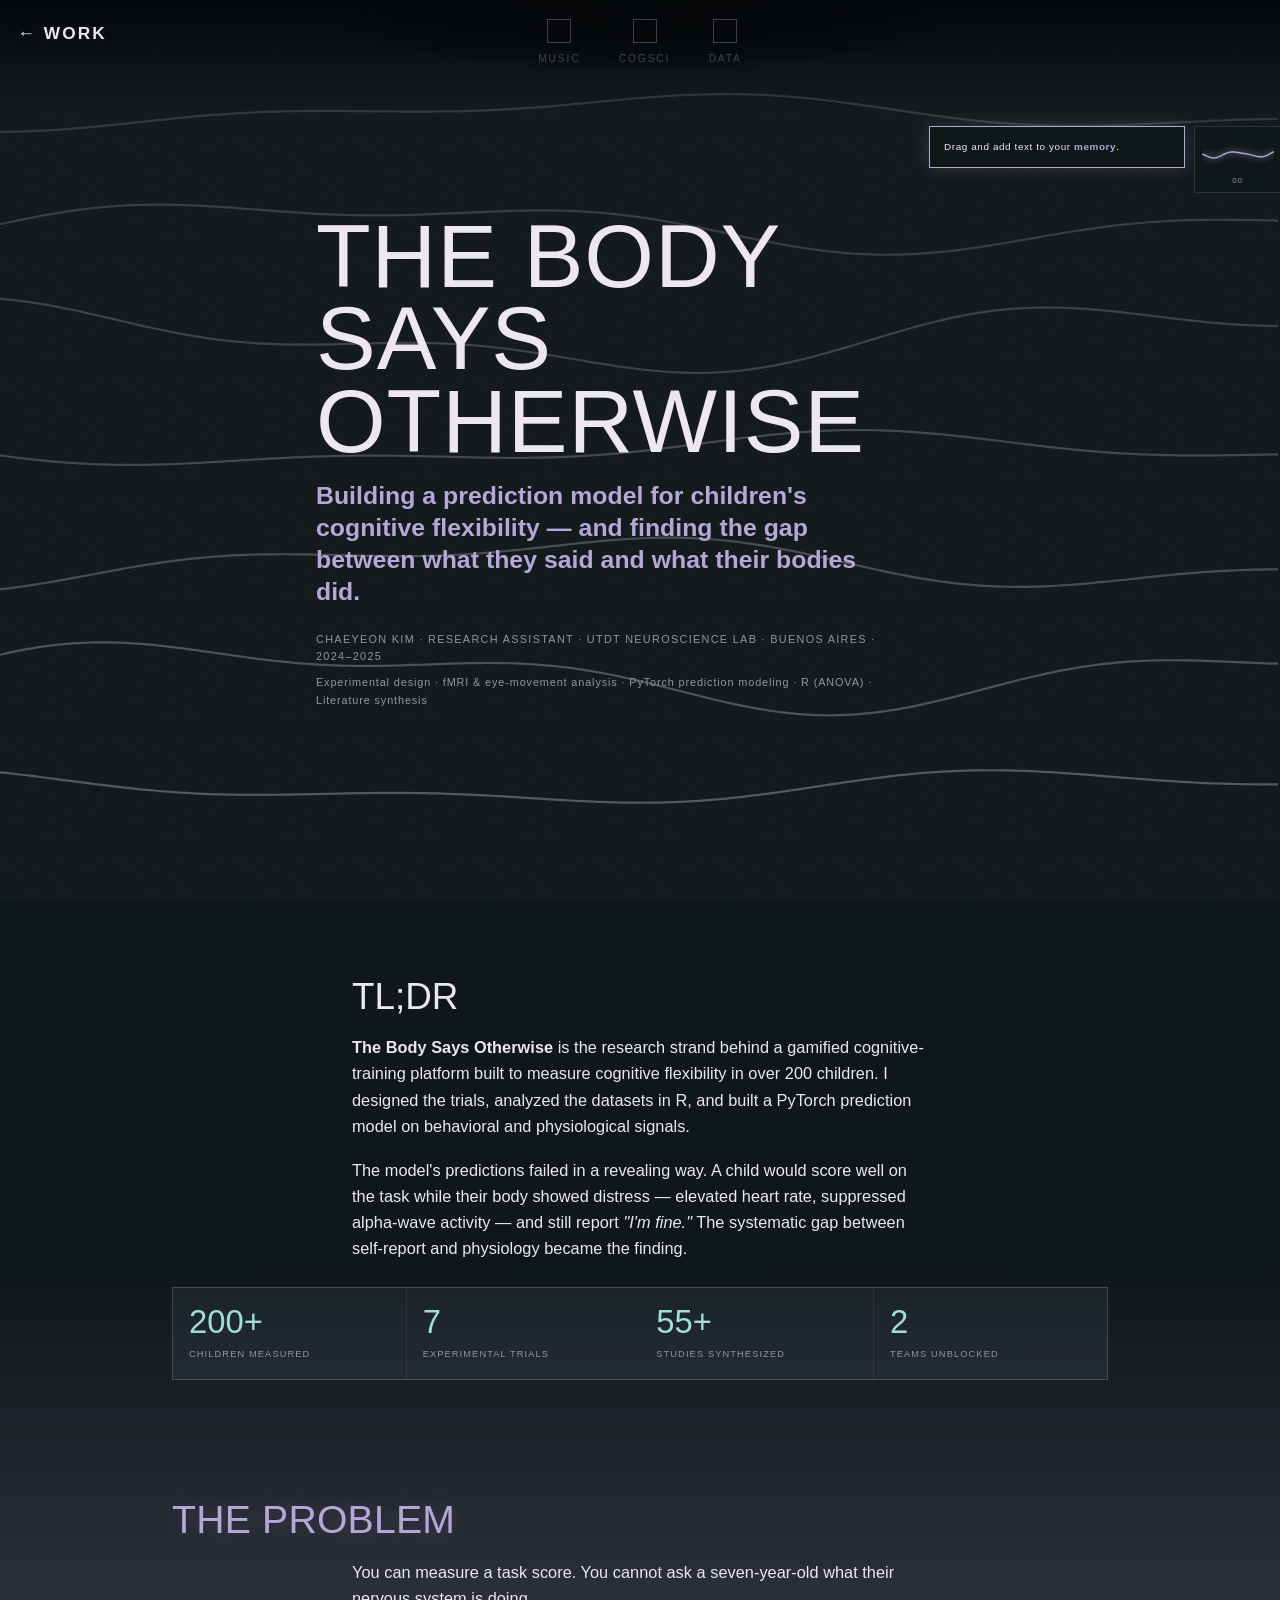
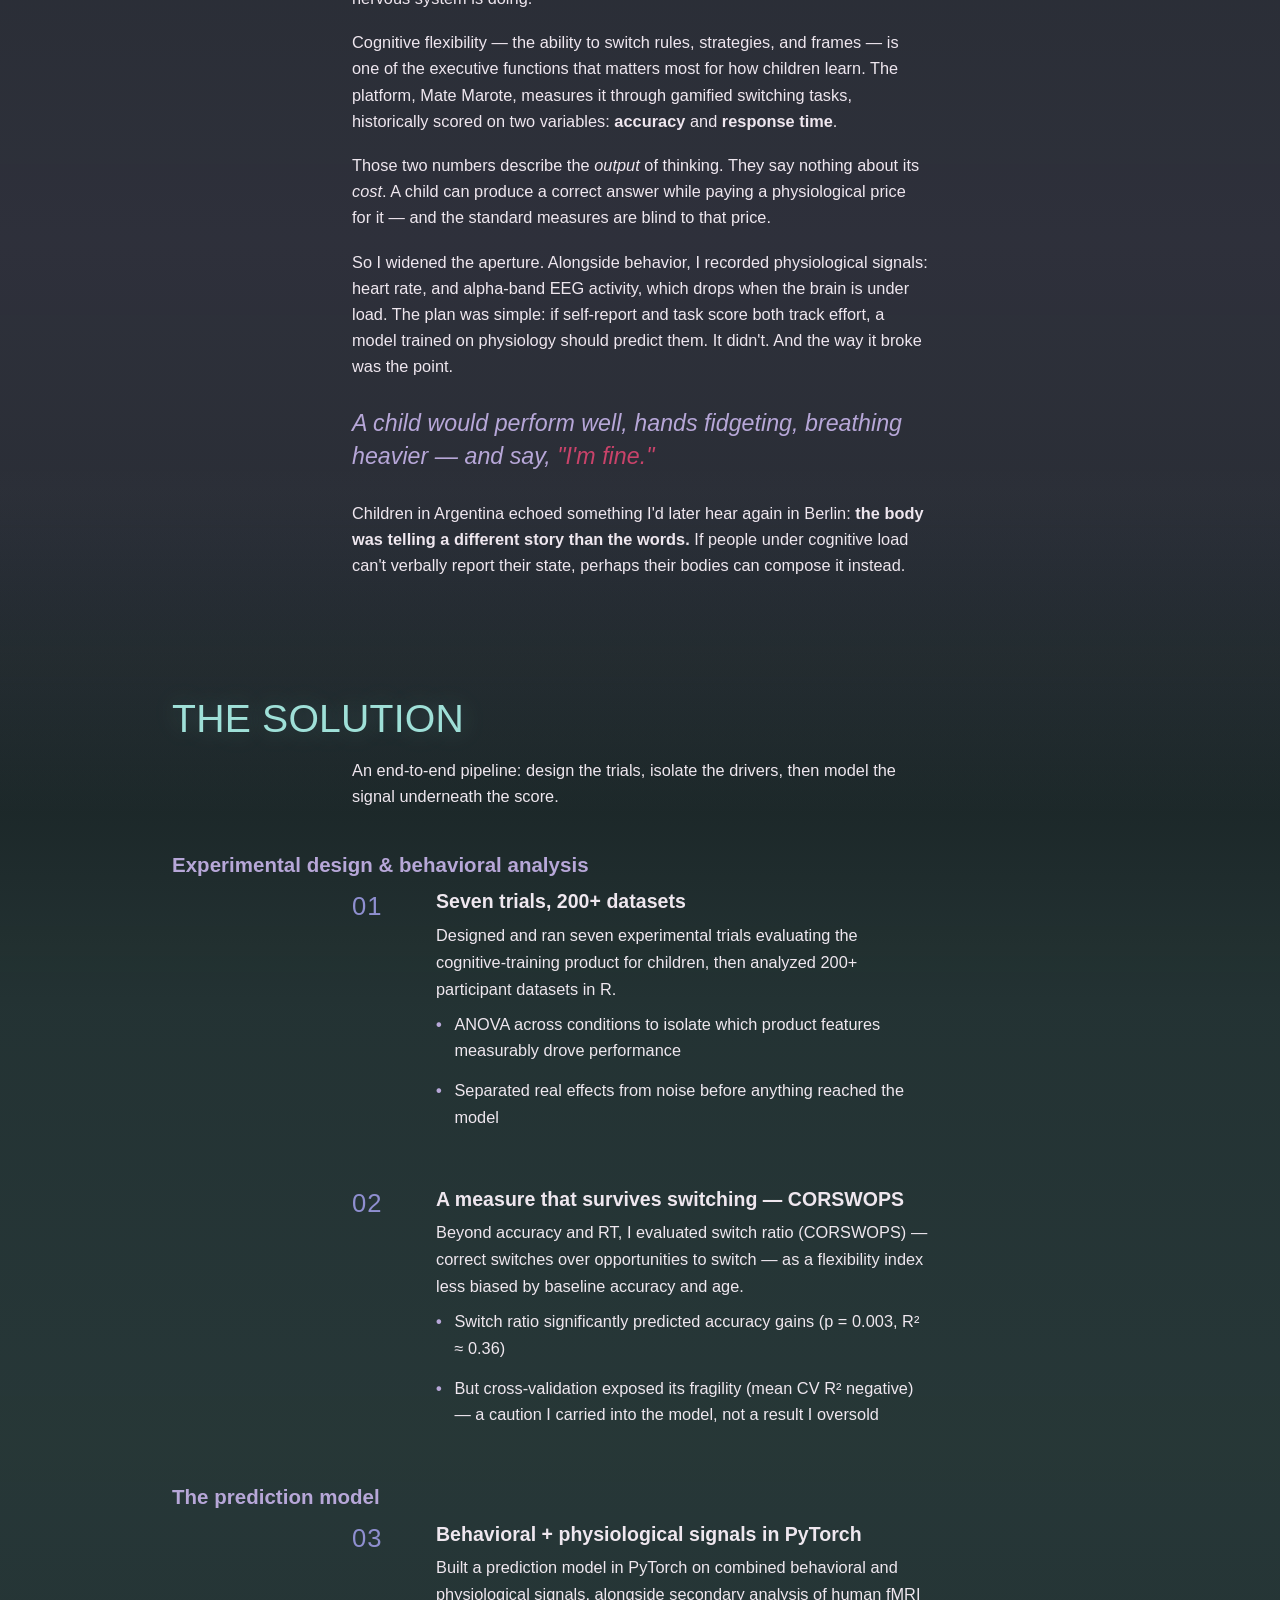
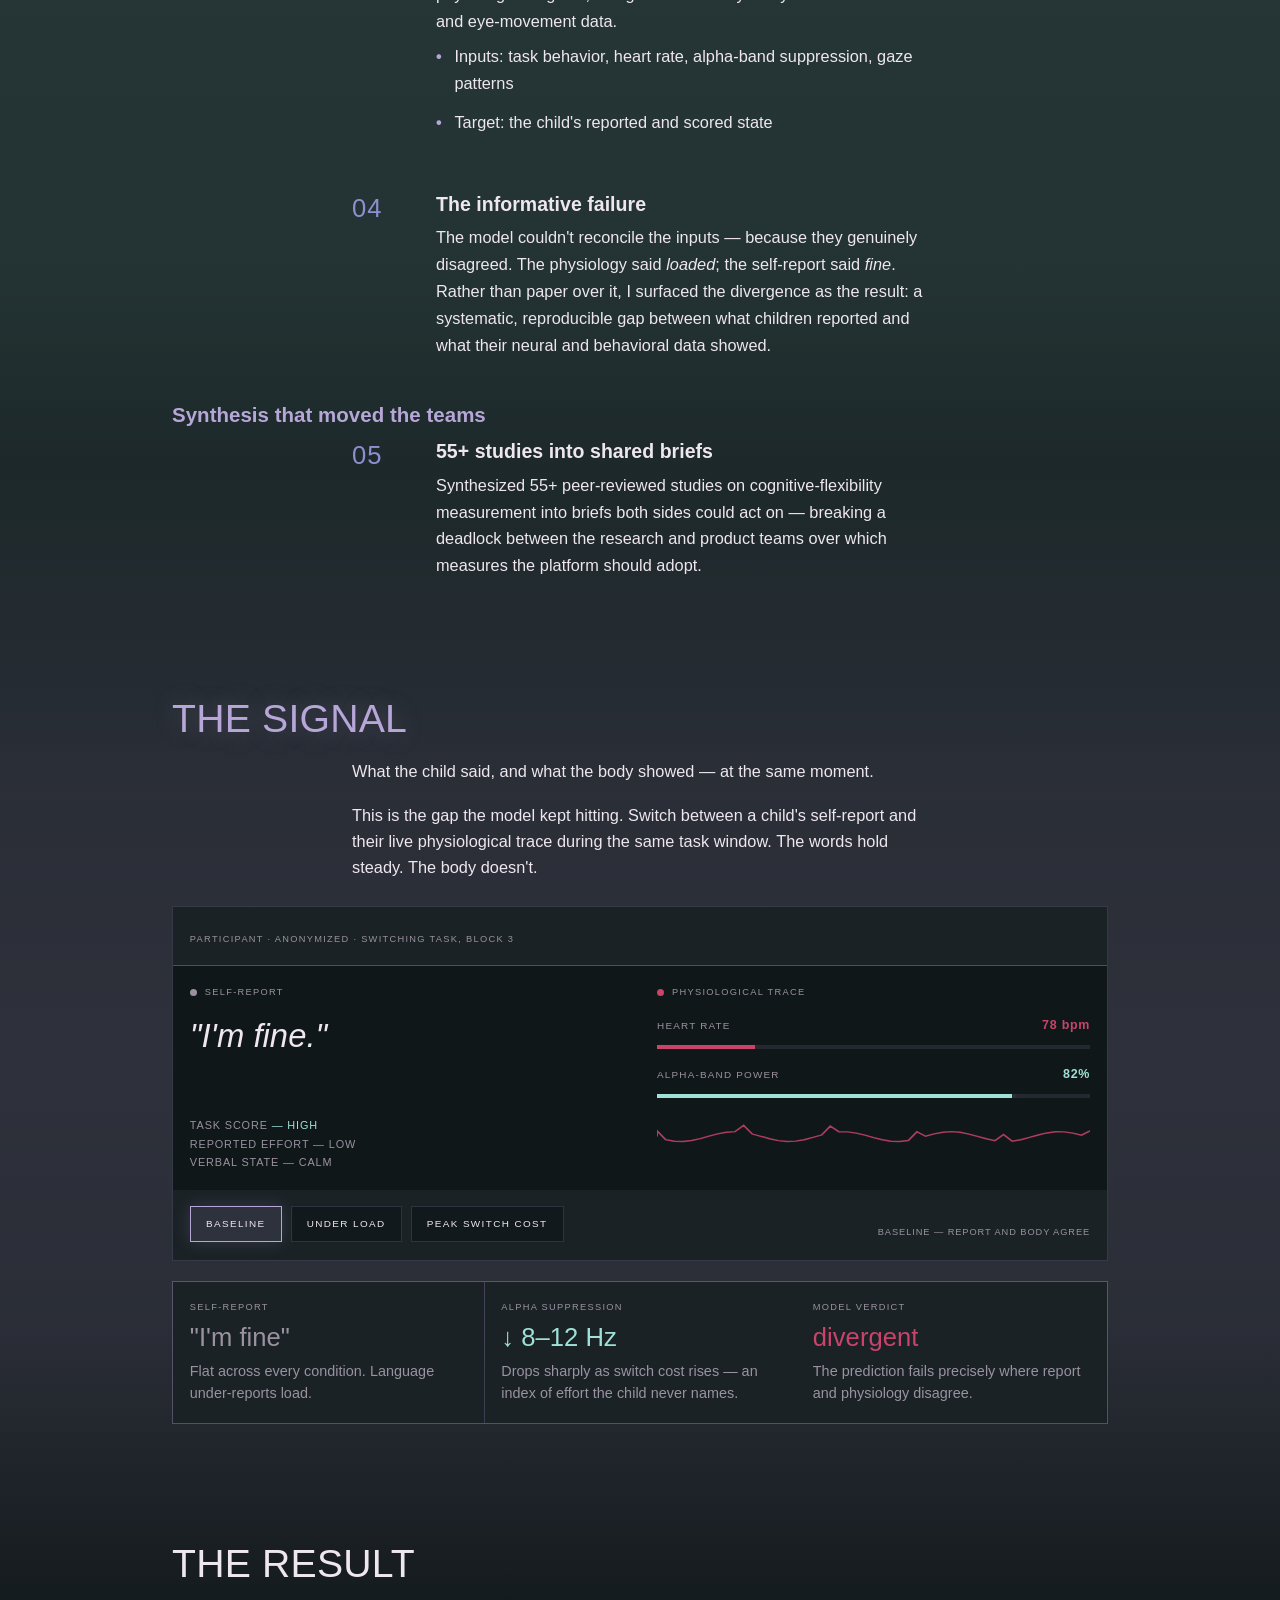
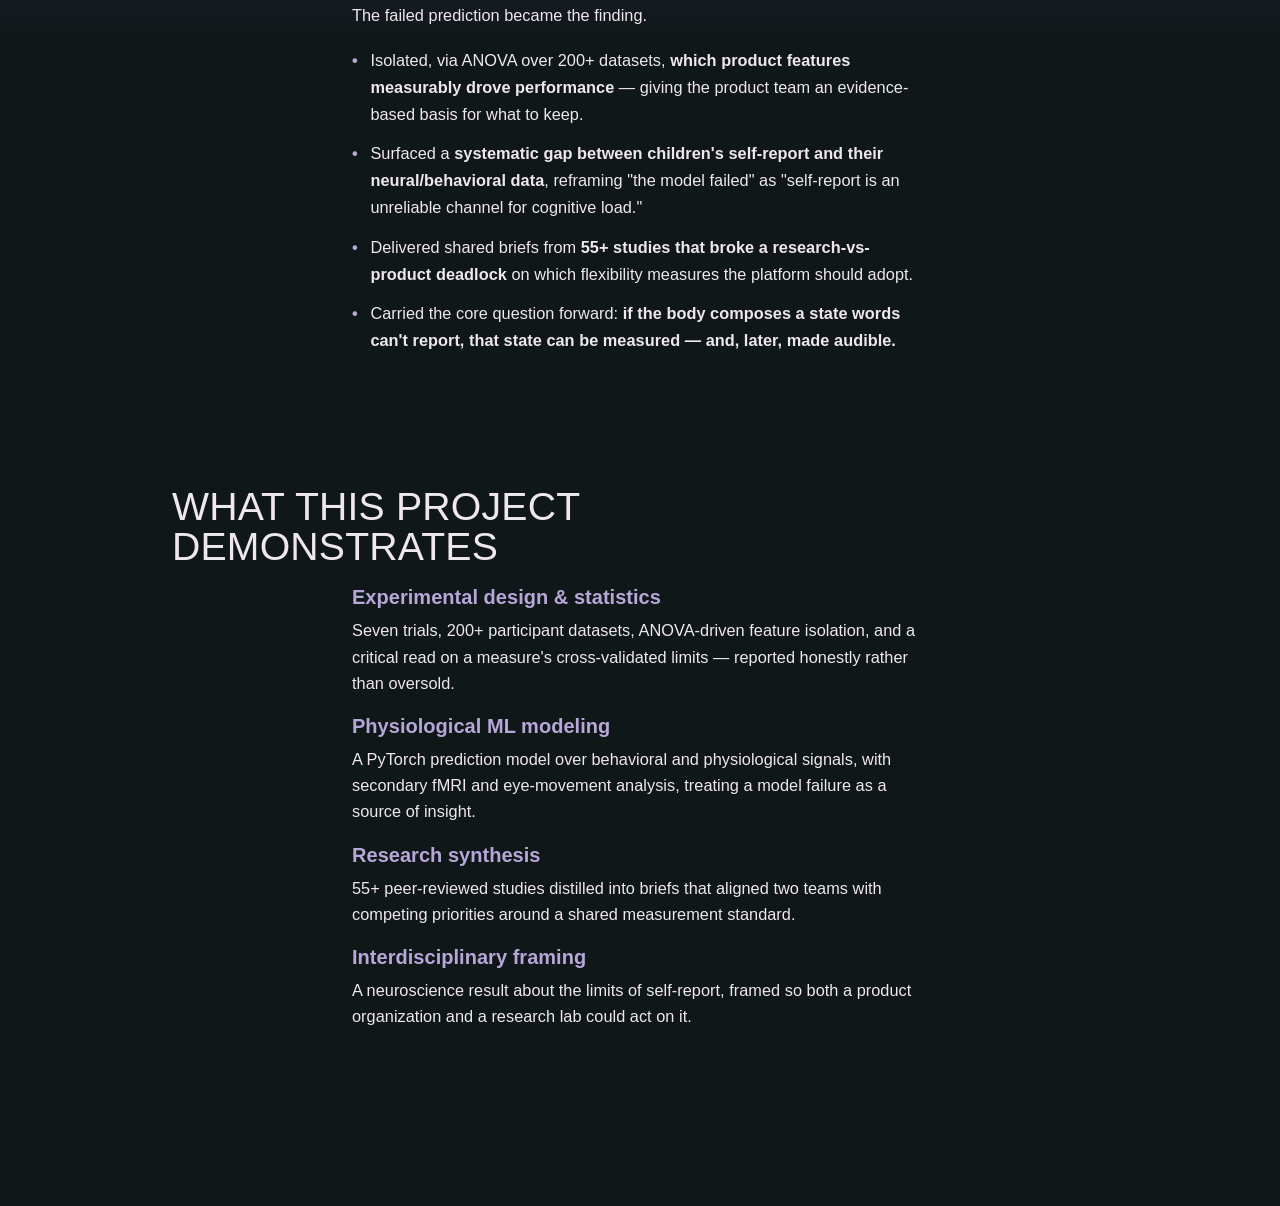
<file: work/body-says-otherwise.html>
<!DOCTYPE html>
<html lang="en">
<head>
<meta charset="UTF-8">
<meta name="viewport" content="width=device-width,initial-scale=1.0">
<title>The Body Says Otherwise — Chaeyeon Kim</title>
<meta name="description" content="I make invisible internal states perceptible. Music, cognitive science, and data.">
<link rel="canonical" href="https://chaeyeonkim.me/work/body-says-otherwise.html">
<meta property="og:type" content="website">
<meta property="og:site_name" content="Chaeyeon Kim">
<meta property="og:title" content="The Body Says Otherwise — Chaeyeon Kim">
<meta property="og:description" content="I make invisible internal states perceptible. Music, cognitive science, and data.">
<meta property="og:url" content="https://chaeyeonkim.me/work/body-says-otherwise.html">
<meta property="og:image" content="https://chaeyeonkim.me/og.png">
<meta property="og:image:type" content="image/png">
<meta property="og:image:width" content="1200">
<meta property="og:image:height" content="630">
<meta property="og:image:alt" content="Chaeyeon Kim">
<meta name="twitter:card" content="summary_large_image">
<meta name="twitter:title" content="The Body Says Otherwise — Chaeyeon Kim">
<meta name="twitter:description" content="I make invisible internal states perceptible. Music, cognitive science, and data.">
<meta name="twitter:image" content="https://chaeyeonkim.me/og.png">
<meta name="twitter:image:alt" content="Chaeyeon Kim">
<link rel="icon" href="/favicon.ico" sizes="any">
<link rel="icon" type="image/png" sizes="32x32" href="/favicon-32.png">
<link rel="apple-touch-icon" sizes="180x180" href="/apple-touch-icon.png">
<link rel="stylesheet" href="./dive.css?v=36">
</head>
<body data-project="The Body Says Otherwise" data-project-id="body-says-otherwise">
<a class="skip" href="#content">Skip to content</a>
<div class="grain" aria-hidden="true"></div>

<div class="mode-icons" aria-hidden="true">
  <div class="mode-icon" data-icon="music">
    <span class="ind"></span>
    <span class="lbl">Music</span>
  </div>
  <div class="mode-icon" data-icon="cog">
    <span class="ind"></span>
    <span class="lbl">CogSci</span>
  </div>
  <div class="mode-icon" data-icon="data">
    <span class="ind"></span>
    <span class="lbl">Data</span>
  </div>
</div>

<aside class="hud" id="hud">
  <div class="hud-rail" role="navigation" aria-label="Reading progress and sections" aria-expanded="false">
    <a class="hud-back" href="../index.html#work">← Work</a>
    <nav class="hud-nav" id="hud-nav"></nav>
  </div>
</aside>

<aside class="rail" id="rail">
  <div class="lp-dock" id="lp-dock" hidden>
    <div class="lp-disc" aria-hidden="true">
      <div class="lp-label"></div>
      <div class="lp-hole"></div>
    </div>
    <div class="lp-card">
      <div class="lp-kicker">now playing</div>
      <div class="lp-title">[ track ]</div>
      <label class="lp-vol">
        <span>vol</span>
        <input type="range" min="0" max="100" value="70" disabled>
      </label>
    </div>
  </div>

  <div class="memory" id="memory">
    <button class="memory-tab" type="button" aria-expanded="false" aria-controls="memory-panel" title="Memory">
      <canvas class="memory-wave" width="72" height="36" aria-hidden="true"></canvas>
      <span class="memory-count">00</span>
    </button>
    <div class="memory-panel" id="memory-panel">
      <header class="memory-head">
        <div class="kicker">Memory</div>
        <div class="sub">session-bound · flushes on disconnect</div>
        <button class="memory-copy" type="button">Copy nodes</button>
      </header>
      <div class="memory-map" id="memory-map"></div>
    </div>
    <div class="memory-bubble" id="memory-bubble" hidden>
      Drag and add text to your <strong>memory</strong>.
    </div>
    <div class="memory-reminder" id="memory-reminder" role="status" aria-hidden="true">Don't forget to copy me before you leave.</div>
  </div>
</aside>

<div class="sel-pop" id="sel-pop" hidden>
  <button type="button" id="sel-send">Send to memory</button>
</div>

<div class="term-warn" id="term-warn" hidden role="alertdialog" aria-labelledby="term-warn-msg">
  <div class="term-inner">
    <pre id="term-warn-msg">WARNING: Memory will be flushed. Copy your nodes before disconnecting.</pre>
    <div class="term-actions">
      <button type="button" data-term-copy>Copy nodes + Go back to homepage.</button>
      <button type="button" data-term-dismiss>Stay in session.</button>
    </div>
  </div>
</div>

<header class="hero">
  <canvas id="hero-wave" class="hero-wave" aria-hidden="true"></canvas>
  <div class="hero-copy">
    <h1>THE BODY SAYS OTHERWISE</h1>
    <p class="subtitle">Building a prediction model for children's cognitive flexibility — and finding the gap between what they said and what their bodies did.</p>
    <p class="meta">Chaeyeon Kim · Research Assistant · UTDT Neuroscience Lab · Buenos Aires · 2024–2025</p>
    <p class="disciplines">Experimental design · fMRI &amp; eye-movement analysis · PyTorch prediction modeling · R (ANOVA) · Literature synthesis</p>
  </div>
</header>

<main class="dive" id="content">
  <section>
    <h2 id="tldr">TL;DR</h2>
    <p class="lede"><strong>The Body Says Otherwise</strong> is the research strand behind a gamified cognitive-training platform built to measure cognitive flexibility in over 200 children. I designed the trials, analyzed the datasets in R, and built a PyTorch prediction model on behavioral and physiological signals.</p>
    <p>The model's predictions failed in a revealing way. A child would score well on the task while their body showed distress — elevated heart rate, suppressed alpha-wave activity — and still report <em>"I'm fine."</em> The systematic gap between self-report and physiology became the finding.</p>
    <div class="stat-row">
      <div class="stat"><div class="n">200+</div><div class="l">children measured</div></div>
      <div class="stat"><div class="n">7</div><div class="l">experimental trials</div></div>
      <div class="stat"><div class="n">55+</div><div class="l">studies synthesized</div></div>
      <div class="stat"><div class="n">2</div><div class="l">teams unblocked</div></div>
    </div>
  </section>

  <section class="hue-cog" data-icons="cog" data-kind="cog">
    <h2 id="problem" class="h-cog">THE PROBLEM</h2>
    <p class="lede">You can measure a task score. You cannot ask a seven-year-old what their nervous system is doing.</p>
    <p>Cognitive flexibility — the ability to switch rules, strategies, and frames — is one of the executive functions that matters most for how children learn. The platform, Mate Marote, measures it through gamified switching tasks, historically scored on two variables: <strong>accuracy</strong> and <strong>response time</strong>.</p>
    <p>Those two numbers describe the <em>output</em> of thinking. They say nothing about its <em>cost</em>. A child can produce a correct answer while paying a physiological price for it — and the standard measures are blind to that price.</p>
    <p>So I widened the aperture. Alongside behavior, I recorded physiological signals: heart rate, and alpha-band EEG activity, which drops when the brain is under load. The plan was simple: if self-report and task score both track effort, a model trained on physiology should predict them. It didn't. And the way it broke was the point.</p>
    <blockquote class="callout pull">A child would perform well, hands fidgeting, breathing heavier — and say, <span class="said-body">"I'm fine."</span></blockquote>
    <p>Children in Argentina echoed something I'd later hear again in Berlin: <strong>the body was telling a different story than the words.</strong> If people under cognitive load can't verbally report their state, perhaps their bodies can compose it instead.</p>
  </section>

  <section class="hue-data" data-icons="cog data" data-kind="data">
    <div class="stack">
    <h2 id="solution" class="h-data">THE SOLUTION</h2>
    <p class="lede">An end-to-end pipeline: design the trials, isolate the drivers, then model the signal underneath the score.</p>

    <h3>Experimental design &amp; behavioral analysis</h3>
    <ol class="pipeline">
      <li>
        <span class="num">01</span>
        <div>
          <h4>Seven trials, 200+ datasets</h4>
          <p>Designed and ran seven experimental trials evaluating the cognitive-training product for children, then analyzed 200+ participant datasets in R.</p>
          <ul>
            <li>ANOVA across conditions to isolate which product features measurably drove performance</li>
            <li>Separated real effects from noise before anything reached the model</li>
          </ul>
        </div>
      </li>
      <li>
        <span class="num">02</span>
        <div>
          <h4>A measure that survives switching — CORSWOPS</h4>
          <p>Beyond accuracy and RT, I evaluated switch ratio (CORSWOPS) — correct switches over opportunities to switch — as a flexibility index less biased by baseline accuracy and age.</p>
          <ul>
            <li>Switch ratio significantly predicted accuracy gains (p = 0.003, R² ≈ 0.36)</li>
            <li>But cross-validation exposed its fragility (mean CV R² negative) — a caution I carried into the model, not a result I oversold</li>
          </ul>
        </div>
      </li>
    </ol>

    <h3>The prediction model</h3>
    <ol class="pipeline">
      <li>
        <span class="num">03</span>
        <div>
          <h4>Behavioral + physiological signals in PyTorch</h4>
          <p>Built a prediction model in PyTorch on combined behavioral and physiological signals, alongside secondary analysis of human fMRI and eye-movement data.</p>
          <ul>
            <li>Inputs: task behavior, heart rate, alpha-band suppression, gaze patterns</li>
            <li>Target: the child's reported and scored state</li>
          </ul>
        </div>
      </li>
      <li>
        <span class="num">04</span>
        <div>
          <h4>The informative failure</h4>
          <p>The model couldn't reconcile the inputs — because they genuinely disagreed. The physiology said <em>loaded</em>; the self-report said <em>fine</em>. Rather than paper over it, I surfaced the divergence as the result: a systematic, reproducible gap between what children reported and what their neural and behavioral data showed.</p>
        </div>
      </li>
    </ol>

    <h3>Synthesis that moved the teams</h3>
    <ol class="pipeline">
      <li>
        <span class="num">05</span>
        <div>
          <h4>55+ studies into shared briefs</h4>
          <p>Synthesized 55+ peer-reviewed studies on cognitive-flexibility measurement into briefs both sides could act on — breaking a deadlock between the research and product teams over which measures the platform should adopt.</p>
        </div>
      </li>
    </ol>
    </div>
  </section>

  <section class="hue-cog" data-icons="cog data" data-kind="cog">
    <h2 id="signal" class="h-cog">THE SIGNAL</h2>
    <p class="lede">What the child said, and what the body showed — at the same moment.</p>
    <p>This is the gap the model kept hitting. Switch between a child's self-report and their live physiological trace during the same task window. The words hold steady. The body doesn't.</p>

    <div class="sig" id="sig">
      <div class="sig-head">
        <span class="cap">participant · anonymized · switching task, block 3</span>
      </div>
      <div class="sig-stage">
        <div class="sig-panel report">
          <div class="sig-plabel"><span class="sig-dot"></span>Self-report</div>
          <div class="quote-said" id="saidText">"I'm fine."</div>
          <div class="report-meta" id="reportMeta">
            task score <span class="ok">— high</span><br>
            reported effort — low<br>
            verbal state — calm
          </div>
        </div>
        <div class="sig-panel body">
          <div class="sig-plabel"><span class="sig-dot"></span>Physiological trace</div>
          <div class="trace-wrap">
            <div class="metric">
              <span class="mlabel">heart rate</span>
              <span class="mval hi" id="hrVal">— bpm</span>
            </div>
            <div class="bar hr"><i id="hrBar"></i></div>
            <div class="metric" style="margin-top:1rem">
              <span class="mlabel">alpha-band power</span>
              <span class="mval lo" id="alVal">— %</span>
            </div>
            <div class="bar al"><i id="alBar"></i></div>
            <svg class="waveform" id="wave" viewBox="0 0 300 52" preserveAspectRatio="none" aria-hidden="true"></svg>
          </div>
        </div>
      </div>
      <div class="sig-controls" role="group" aria-label="Task condition">
        <button type="button" data-state="calm" class="active" aria-pressed="true">Baseline</button>
        <button type="button" data-state="load" aria-pressed="false">Under load</button>
        <button type="button" data-state="peak" aria-pressed="false">Peak switch cost</button>
        <span class="note" id="sigNote">the words don't move — the body does</span>
      </div>
    </div>

    <div class="readout">
      <div class="cell">
        <div class="k">Self-report</div>
        <div class="v" style="color:var(--bone-dim)">"I'm fine"</div>
        <div class="d">Flat across every condition. Language under-reports load.</div>
      </div>
      <div class="cell">
        <div class="k">Alpha suppression</div>
        <div class="v" style="color:var(--data)">↓ 8–12 Hz</div>
        <div class="d">Drops sharply as switch cost rises — an index of effort the child never names.</div>
      </div>
      <div class="cell">
        <div class="k">Model verdict</div>
        <div class="v" style="color:var(--amaranth-lit)">divergent</div>
        <div class="d">The prediction fails precisely where report and physiology disagree.</div>
      </div>
    </div>
  </section>

  <section>
    <h2 id="result" class="h-strong">THE RESULT</h2>
    <p class="lede">The failed prediction became the finding.</p>
    <ul class="bullets">
      <li>Isolated, via ANOVA over 200+ datasets, <strong>which product features measurably drove performance</strong> — giving the product team an evidence-based basis for what to keep.</li>
      <li>Surfaced a <strong>systematic gap between children's self-report and their neural/behavioral data</strong>, reframing "the model failed" as "self-report is an unreliable channel for cognitive load."</li>
      <li>Delivered shared briefs from <strong>55+ studies that broke a research-vs-product deadlock</strong> on which flexibility measures the platform should adopt.</li>
      <li>Carried the core question forward: <strong>if the body composes a state words can't report, that state can be measured — and, later, made audible.</strong></li>
    </ul>
  </section>

  <section>
    <h2 id="demonstrates" class="h-strong" data-nav="Demonstrates">WHAT THIS PROJECT DEMONSTRATES</h2>
    <ul class="demo-list">
      <li>
        <h3>Experimental design &amp; statistics</h3>
        <p>Seven trials, 200+ participant datasets, ANOVA-driven feature isolation, and a critical read on a measure's cross-validated limits — reported honestly rather than oversold.</p>
      </li>
      <li>
        <h3>Physiological ML modeling</h3>
        <p>A PyTorch prediction model over behavioral and physiological signals, with secondary fMRI and eye-movement analysis, treating a model failure as a source of insight.</p>
      </li>
      <li>
        <h3>Research synthesis</h3>
        <p>55+ peer-reviewed studies distilled into briefs that aligned two teams with competing priorities around a shared measurement standard.</p>
      </li>
      <li>
        <h3>Interdisciplinary framing</h3>
        <p>A neuroscience result about the limits of self-report, framed so both a product organization and a research lab could act on it.</p>
      </li>
    </ul>
  </section>
</main>

<script src="./dive-hud.js?v=22"></script>
<script src="./dive-waves.js?v=17"></script>
<script src="./dive-memory.js?v=20"></script>
<script src="./dive-player.js?v=17"></script>
<script>
(function(){
  const states={
    calm:{hr:78,hrTxt:'78 bpm',al:82,alTxt:'82%',note:'baseline — report and body agree',amp:5,jit:0},
    load:{hr:104,hrTxt:'104 bpm',al:46,alTxt:'46%',note:'the words don\'t move — the body does',amp:11,jit:1},
    peak:{hr:121,hrTxt:'121 bpm',al:27,alTxt:'27%',note:'peak switch cost — still "I\'m fine"',amp:16,jit:1.6}
  };
  const hrBar=document.getElementById('hrBar');
  const alBar=document.getElementById('alBar');
  const hrVal=document.getElementById('hrVal');
  const alVal=document.getElementById('alVal');
  const note=document.getElementById('sigNote');
  const wave=document.getElementById('wave');
  const btns=document.querySelectorAll('.sig-controls button');
  if(!hrBar||!wave) return;
  const reduce=window.matchMedia('(prefers-reduced-motion:reduce)').matches;
  let cur='calm',t=0,raf=null;

  function drawWave(amp,jit){
    let d='M0 26';
    for(let x=0;x<=300;x+=6){
      const base=Math.sin((x/300)*Math.PI*8 + t)*amp;
      const spike=(x%60<6)? -amp*1.4 : 0;
      const noise=jit? (Math.sin(x*1.7+t*3)*jit*2):0;
      const y=26+base+spike+noise;
      d+=' L'+x+' '+y.toFixed(1);
    }
    wave.innerHTML='<path d="'+d+'" fill="none" stroke="#c9436a" stroke-width="1.4" opacity="0.85"/>';
  }
  function setState(s){
    cur=s;
    const st=states[s];
    hrBar.style.width=Math.min(100,(st.hr-60)/(140-60)*100)+'%';
    alBar.style.width=st.al+'%';
    hrVal.textContent=st.hrTxt;
    alVal.textContent=st.alTxt;
    note.textContent=st.note;
    btns.forEach(function(b){
      var on=b.dataset.state===s;
      b.classList.toggle('active',on);
      b.setAttribute('aria-pressed', on ? 'true' : 'false');
    });
    if(reduce) drawWave(st.amp,0);
  }
  function loop(){
    t+=0.06;
    const st=states[cur];
    drawWave(st.amp,st.jit);
    raf=requestAnimationFrame(loop);
  }
  btns.forEach(function(b){
    b.addEventListener('click',function(){ setState(b.dataset.state); });
  });
  setState('calm');
  if(!reduce) loop();
  else drawWave(states.calm.amp,0);
})();
</script>
</body>
</html>
</file>
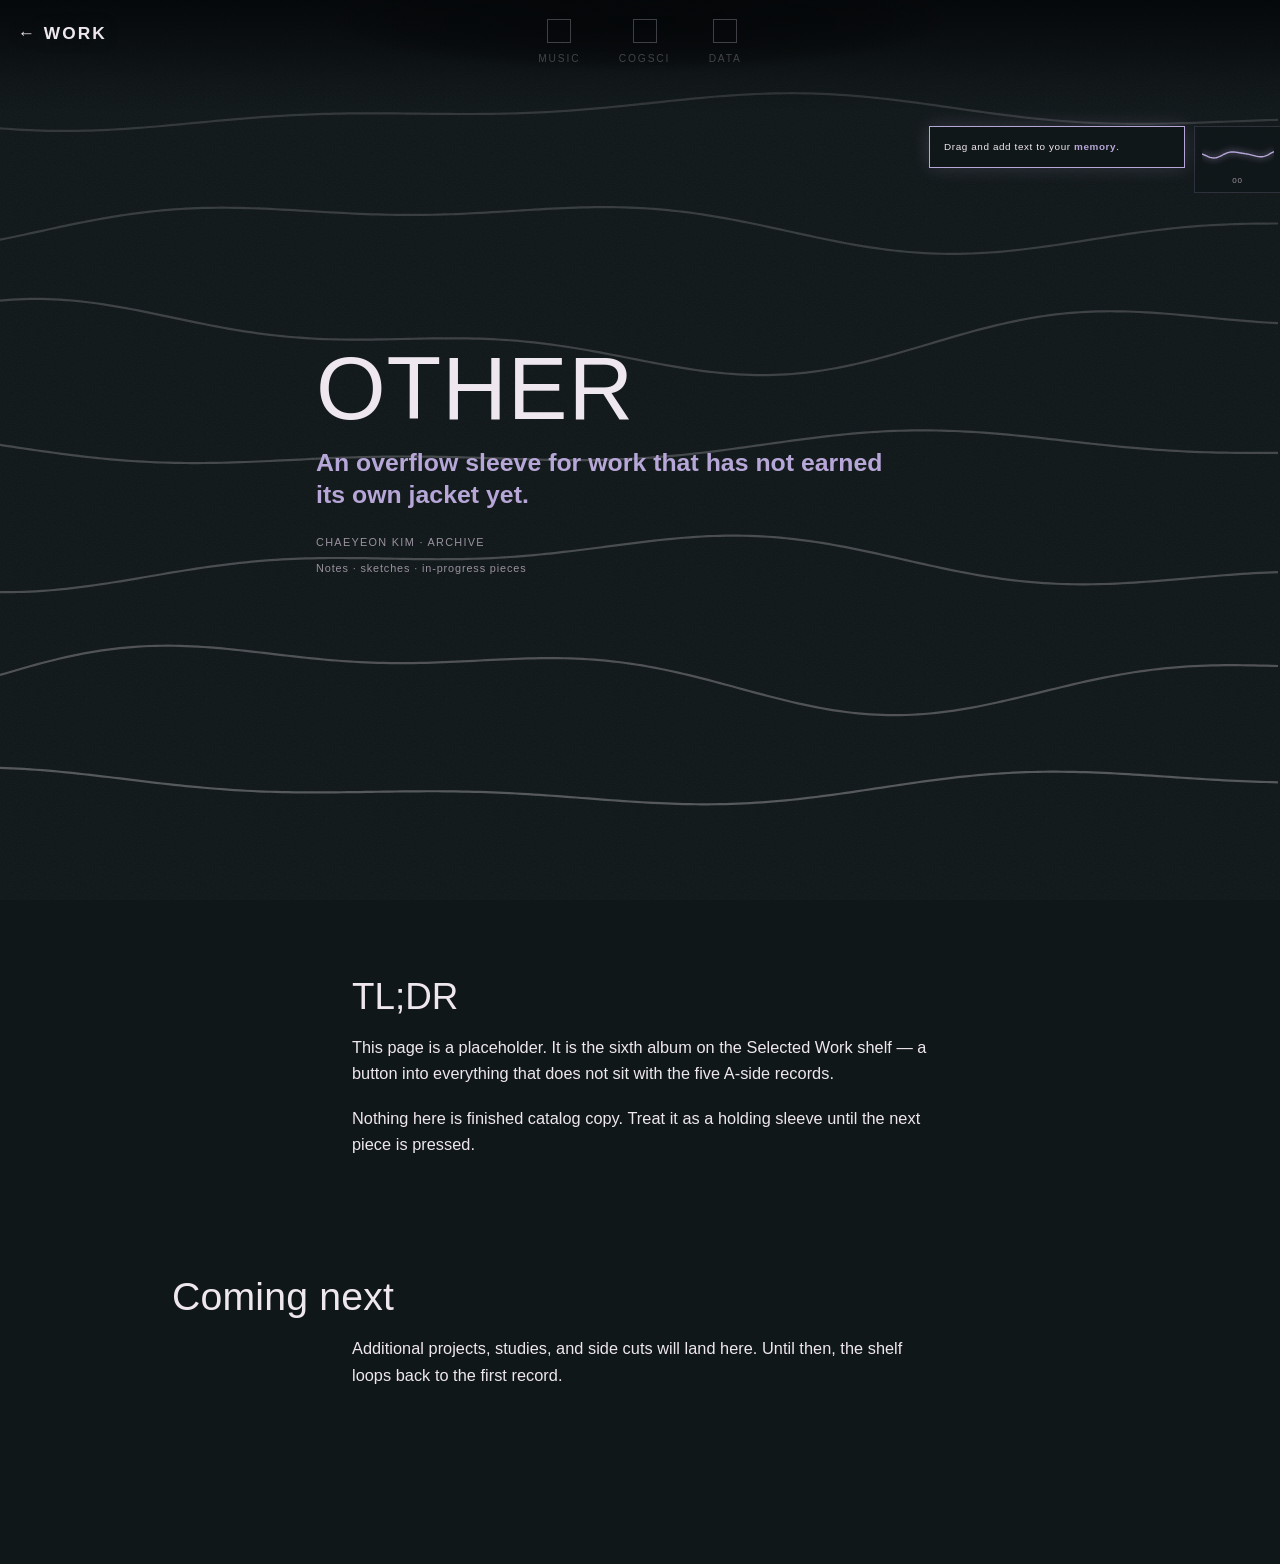
<file: work/other.html>
<!DOCTYPE html>
<html lang="en">
<head>
<meta charset="UTF-8">
<meta name="viewport" content="width=device-width,initial-scale=1.0">
<title>Other — Chaeyeon Kim</title>
<meta name="description" content="I make invisible internal states perceptible. Music, cognitive science, and data.">
<link rel="canonical" href="https://chaeyeonkim.me/work/other.html">
<meta property="og:type" content="website">
<meta property="og:site_name" content="Chaeyeon Kim">
<meta property="og:title" content="Other — Chaeyeon Kim">
<meta property="og:description" content="I make invisible internal states perceptible. Music, cognitive science, and data.">
<meta property="og:url" content="https://chaeyeonkim.me/work/other.html">
<meta property="og:image" content="https://chaeyeonkim.me/og.png">
<meta property="og:image:type" content="image/png">
<meta property="og:image:width" content="1200">
<meta property="og:image:height" content="630">
<meta property="og:image:alt" content="Chaeyeon Kim">
<meta name="twitter:card" content="summary_large_image">
<meta name="twitter:title" content="Other — Chaeyeon Kim">
<meta name="twitter:description" content="I make invisible internal states perceptible. Music, cognitive science, and data.">
<meta name="twitter:image" content="https://chaeyeonkim.me/og.png">
<meta name="twitter:image:alt" content="Chaeyeon Kim">
<link rel="icon" href="/favicon.ico" sizes="any">
<link rel="icon" type="image/png" sizes="32x32" href="/favicon-32.png">
<link rel="apple-touch-icon" sizes="180x180" href="/apple-touch-icon.png">
<link rel="stylesheet" href="./dive.css?v=36">
</head>
<body data-project="Other" data-project-id="other">
<a class="skip" href="#content">Skip to content</a>
<div class="grain" aria-hidden="true"></div>

<div class="mode-icons" aria-hidden="true">
  <div class="mode-icon" data-icon="music">
    <span class="ind"></span>
    <span class="lbl">Music</span>
  </div>
  <div class="mode-icon" data-icon="cog">
    <span class="ind"></span>
    <span class="lbl">CogSci</span>
  </div>
  <div class="mode-icon" data-icon="data">
    <span class="ind"></span>
    <span class="lbl">Data</span>
  </div>
</div>

<aside class="hud" id="hud">
  <div class="hud-rail" role="navigation" aria-label="Reading progress and sections" aria-expanded="false">
    <a class="hud-back" href="../index.html#work">← Work</a>
    <nav class="hud-nav" id="hud-nav"></nav>
  </div>
</aside>

<aside class="rail" id="rail">
  <div class="lp-dock" id="lp-dock" hidden>
    <div class="lp-disc" aria-hidden="true">
      <div class="lp-label"></div>
      <div class="lp-hole"></div>
    </div>
    <div class="lp-card">
      <div class="lp-kicker">now playing</div>
      <div class="lp-title">[ track ]</div>
      <label class="lp-vol">
        <span>vol</span>
        <input type="range" min="0" max="100" value="70" disabled>
      </label>
    </div>
  </div>

  <div class="memory" id="memory">
    <button class="memory-tab" type="button" aria-expanded="false" aria-controls="memory-panel" title="Memory">
      <canvas class="memory-wave" width="72" height="36" aria-hidden="true"></canvas>
      <span class="memory-count">00</span>
    </button>
    <div class="memory-panel" id="memory-panel">
      <header class="memory-head">
        <div class="kicker">Memory</div>
        <div class="sub">session-bound · flushes on disconnect</div>
        <button class="memory-copy" type="button">Copy nodes</button>
      </header>
      <div class="memory-map" id="memory-map"></div>
    </div>
    <div class="memory-bubble" id="memory-bubble" hidden>
      Drag and add text to your <strong>memory</strong>.
    </div>
    <div class="memory-reminder" id="memory-reminder" role="status" aria-hidden="true">Don't forget to copy me before you leave.</div>
  </div>
</aside>

<div class="sel-pop" id="sel-pop" hidden>
  <button type="button" id="sel-send">Send to memory</button>
</div>

<div class="term-warn" id="term-warn" hidden role="alertdialog" aria-labelledby="term-warn-msg">
  <div class="term-inner">
    <pre id="term-warn-msg">WARNING: Memory will be flushed. Copy your nodes before disconnecting.</pre>
    <div class="term-actions">
      <button type="button" data-term-copy>Copy nodes + Go back to homepage.</button>
      <button type="button" data-term-dismiss>Stay in session.</button>
    </div>
  </div>
</div>

<header class="hero">
  <canvas id="hero-wave" class="hero-wave" aria-hidden="true"></canvas>
  <div class="hero-copy">
    <h1>OTHER</h1>
    <p class="subtitle">An overflow sleeve for work that has not earned its own jacket yet.</p>
    <p class="meta">Chaeyeon Kim · archive</p>
    <p class="disciplines">Notes · sketches · in-progress pieces</p>
  </div>
</header>

<main class="dive" id="content">
  <section>
    <h2 id="tldr">TL;DR</h2>
    <p class="lede">This page is a placeholder. It is the sixth album on the Selected Work shelf — a button into everything that does not sit with the five A-side records.</p>
    <p>Nothing here is finished catalog copy. Treat it as a holding sleeve until the next piece is pressed.</p>
  </section>

  <section>
    <h2 id="coming" class="h-strong" data-nav="Coming">Coming next</h2>
    <p>Additional projects, studies, and side cuts will land here. Until then, the shelf loops back to the first record.</p>
  </section>
</main>

<script src="./dive-hud.js?v=22"></script>
<script src="./dive-waves.js?v=17"></script>
<script src="./dive-memory.js?v=20"></script>
<script src="./dive-player.js?v=17"></script>
</body>
</html>
</file>
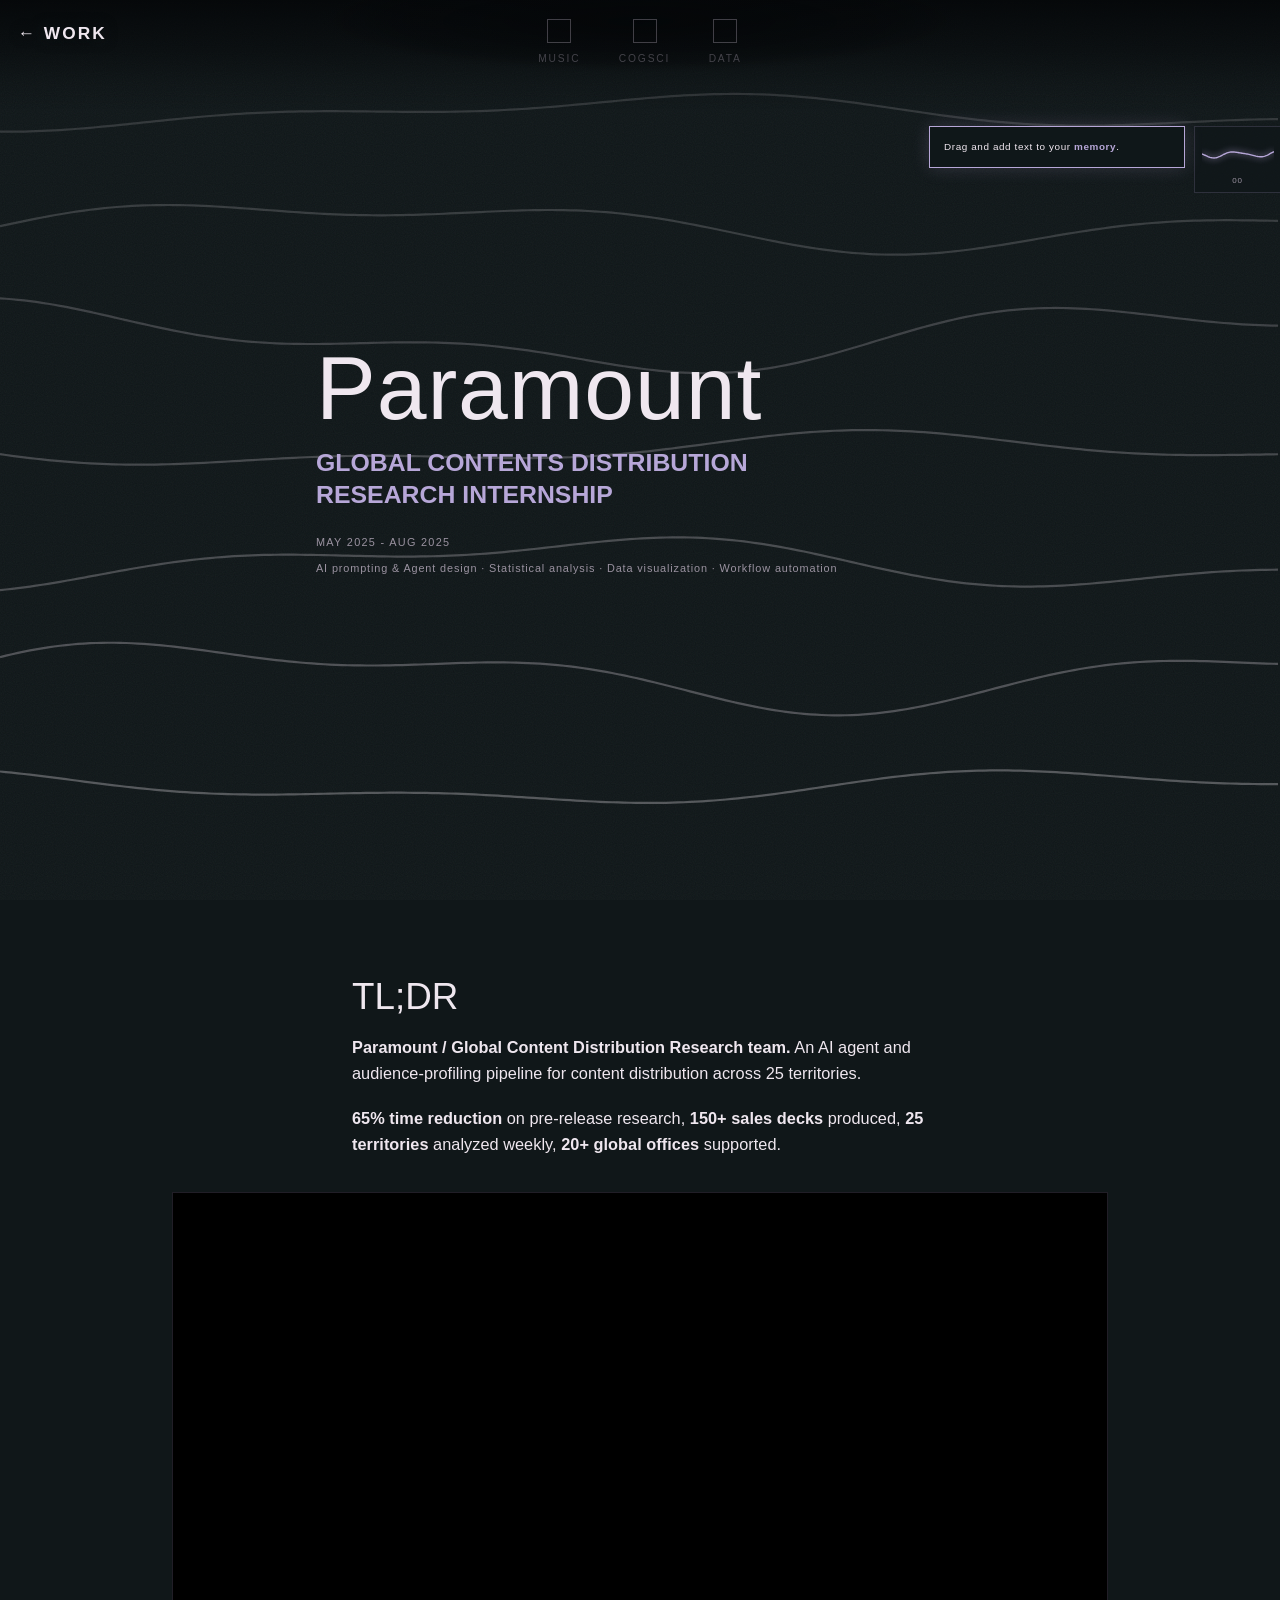
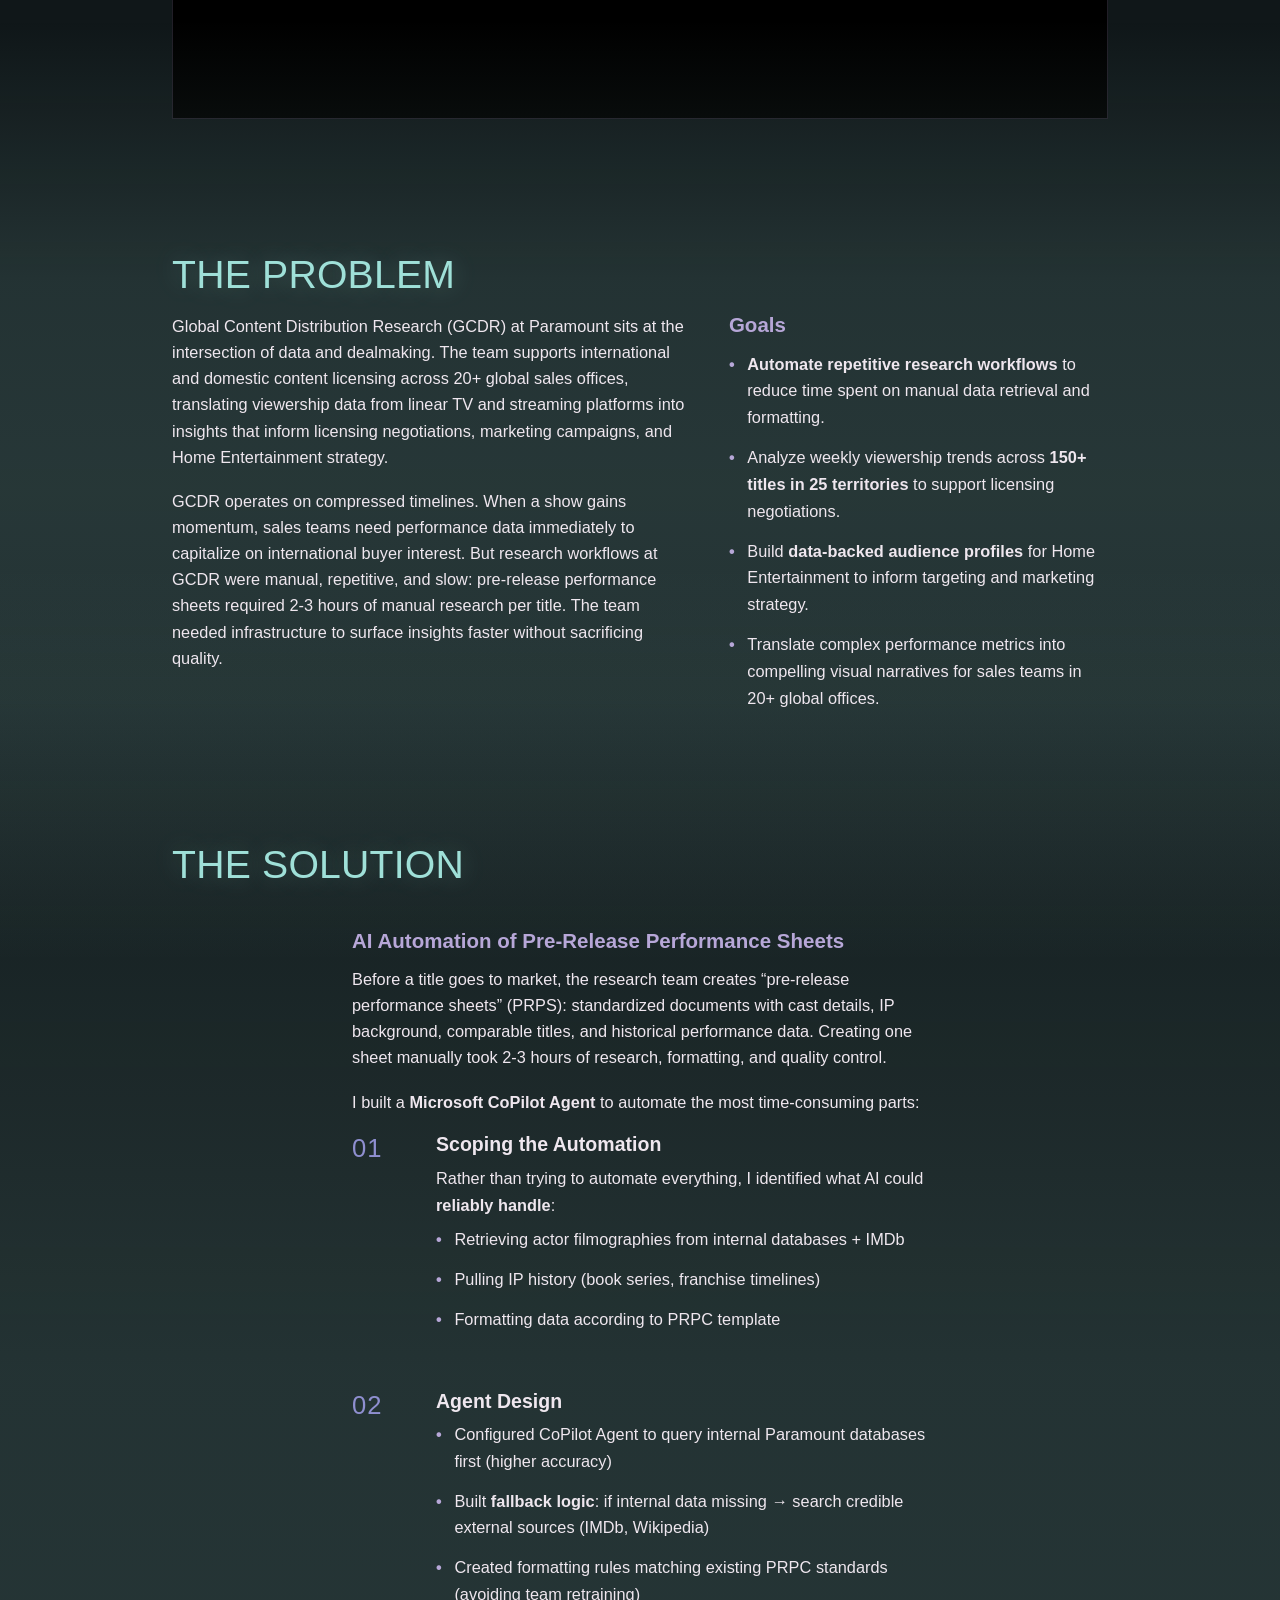
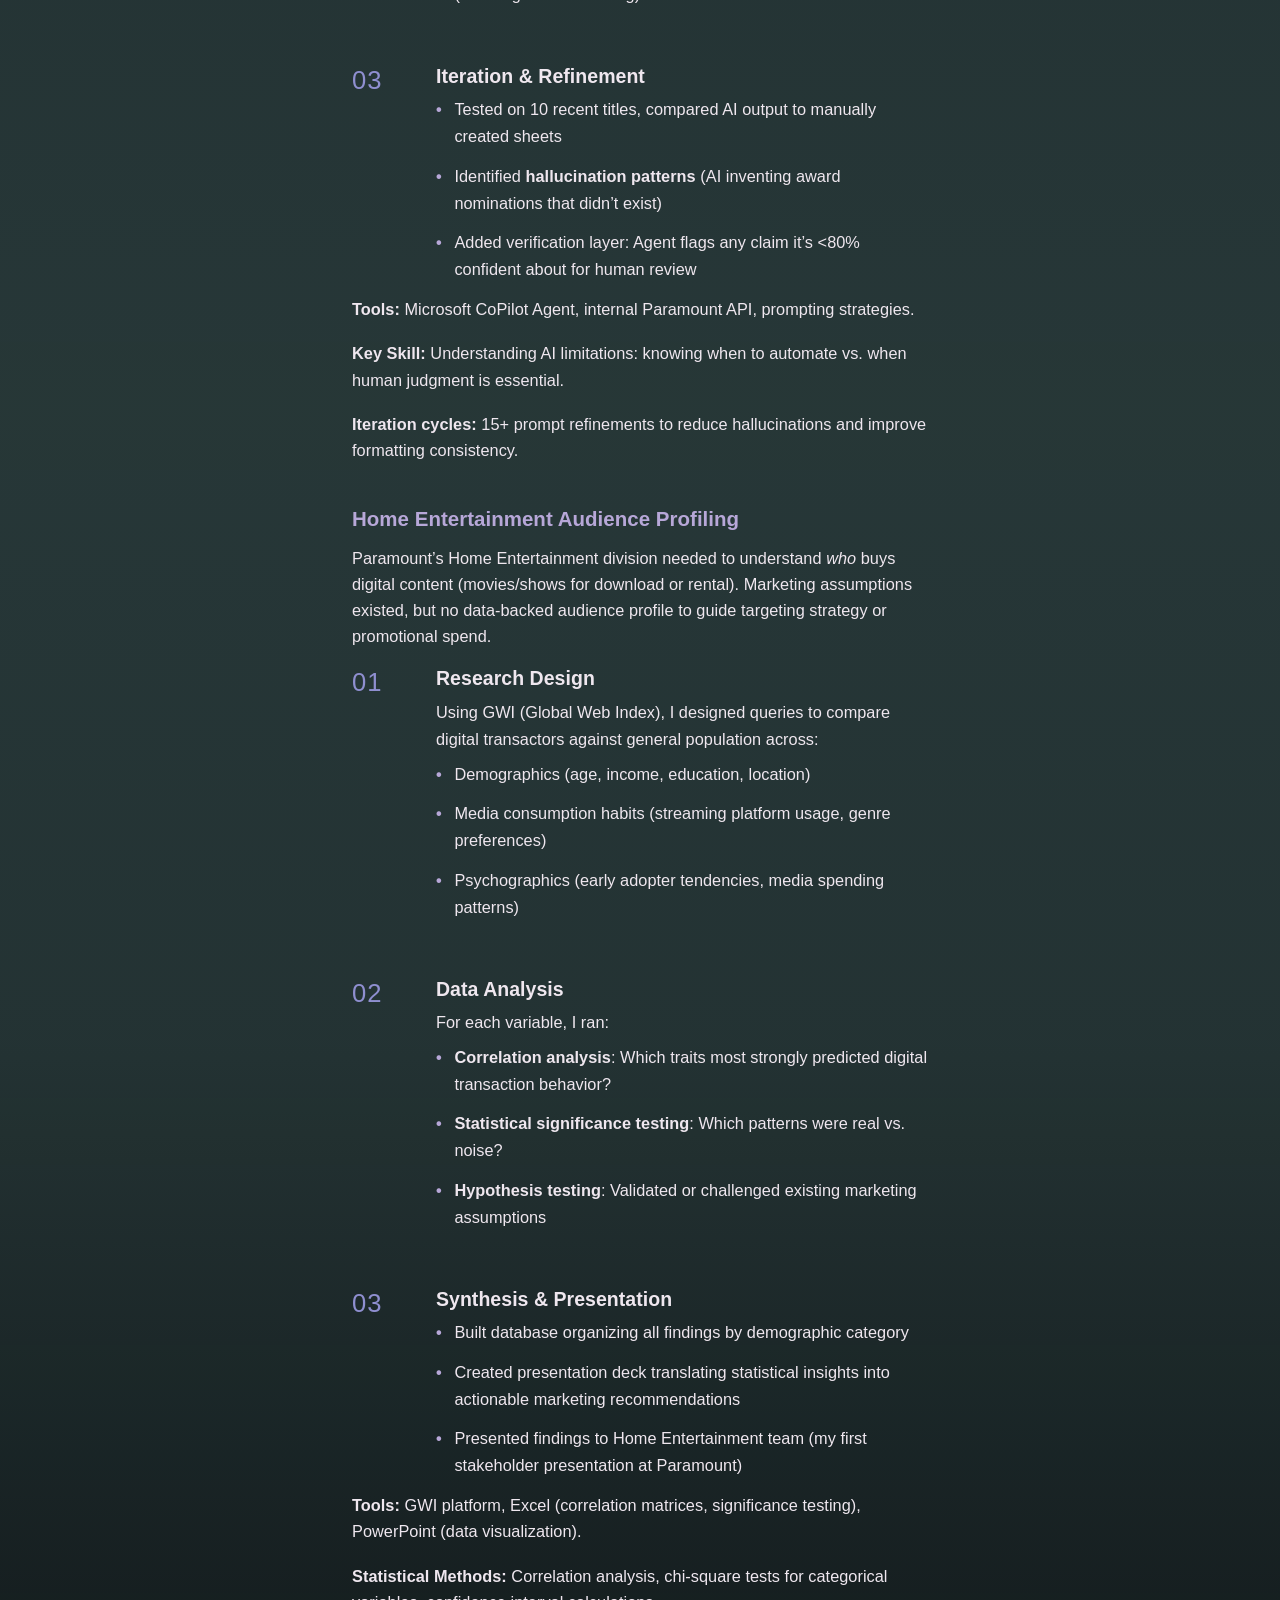
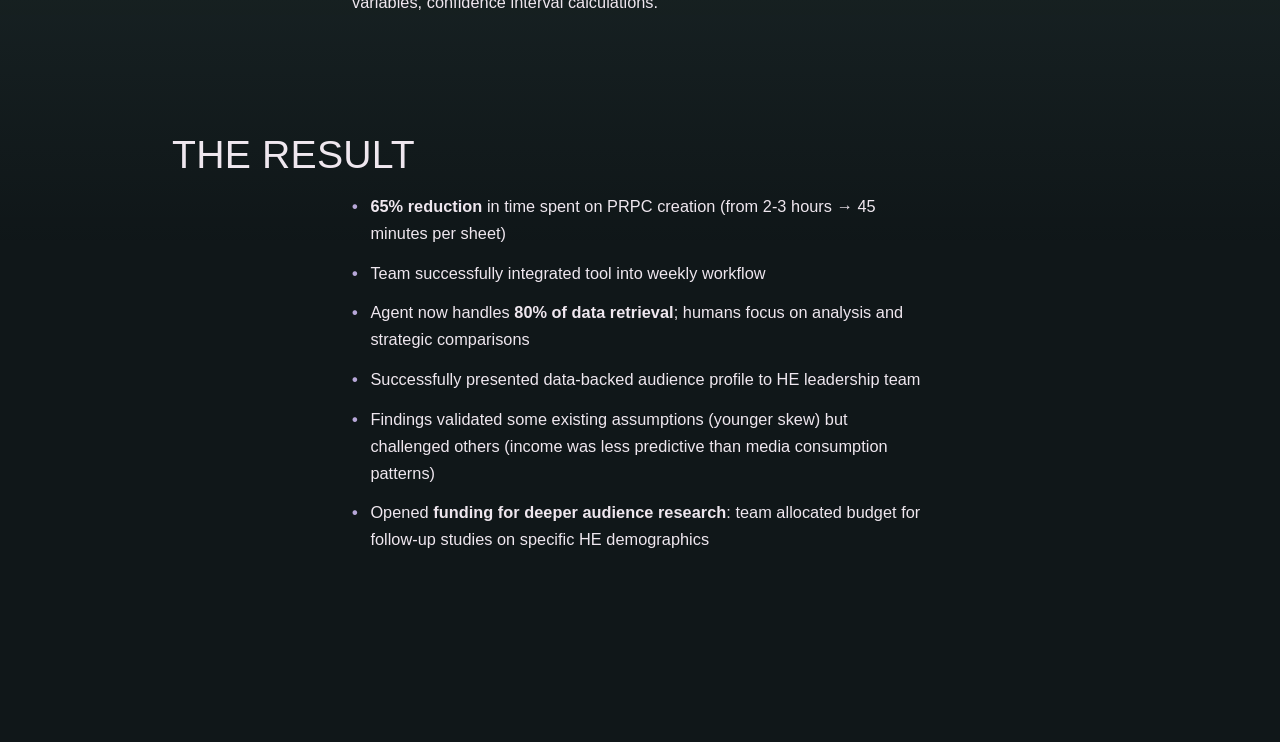
<file: work/paramount.html>
<!DOCTYPE html>
<html lang="en">
<head>
<meta charset="UTF-8">
<meta name="viewport" content="width=device-width,initial-scale=1.0">
<title>Paramount — Chaeyeon Kim</title>
<meta name="description" content="I make invisible internal states perceptible. Music, cognitive science, and data.">
<link rel="canonical" href="https://chaeyeonkim.me/work/paramount.html">
<meta property="og:type" content="website">
<meta property="og:site_name" content="Chaeyeon Kim">
<meta property="og:title" content="Paramount — Chaeyeon Kim">
<meta property="og:description" content="I make invisible internal states perceptible. Music, cognitive science, and data.">
<meta property="og:url" content="https://chaeyeonkim.me/work/paramount.html">
<meta property="og:image" content="https://chaeyeonkim.me/og.png">
<meta property="og:image:type" content="image/png">
<meta property="og:image:width" content="1200">
<meta property="og:image:height" content="630">
<meta property="og:image:alt" content="Chaeyeon Kim">
<meta name="twitter:card" content="summary_large_image">
<meta name="twitter:title" content="Paramount — Chaeyeon Kim">
<meta name="twitter:description" content="I make invisible internal states perceptible. Music, cognitive science, and data.">
<meta name="twitter:image" content="https://chaeyeonkim.me/og.png">
<meta name="twitter:image:alt" content="Chaeyeon Kim">
<link rel="icon" href="/favicon.ico" sizes="any">
<link rel="icon" type="image/png" sizes="32x32" href="/favicon-32.png">
<link rel="apple-touch-icon" sizes="180x180" href="/apple-touch-icon.png">
<link rel="stylesheet" href="./dive.css?v=36">
<style>
.embed-yt{
  display:block;width:100%;max-width:100%;
  aspect-ratio:16/9;position:relative;
  border:0.5px solid var(--hair);background:#000;overflow:hidden;
}
.embed-yt iframe{
  position:absolute;inset:0;width:100%;height:100%;border:0;
}
.cta-row .embed-yt{flex:1 1 100%}
</style>
</head>
<body data-project="Paramount" data-project-id="paramount">
<a class="skip" href="#content">Skip to content</a>
<div class="grain" aria-hidden="true"></div>

<div class="mode-icons" aria-hidden="true">
  <div class="mode-icon" data-icon="music">
    <span class="ind"></span>
    <span class="lbl">Music</span>
  </div>
  <div class="mode-icon" data-icon="cog">
    <span class="ind"></span>
    <span class="lbl">CogSci</span>
  </div>
  <div class="mode-icon" data-icon="data">
    <span class="ind"></span>
    <span class="lbl">Data</span>
  </div>
</div>

<aside class="hud" id="hud">
  <div class="hud-rail" role="navigation" aria-label="Reading progress and sections" aria-expanded="false">
    <a class="hud-back" href="../index.html#work">← Work</a>
    <nav class="hud-nav" id="hud-nav"></nav>
  </div>
</aside>

<aside class="rail" id="rail">
  <div class="lp-dock" id="lp-dock" hidden>
    <div class="lp-disc" aria-hidden="true">
      <div class="lp-label"></div>
      <div class="lp-hole"></div>
    </div>
    <div class="lp-card">
      <div class="lp-kicker">now playing</div>
      <div class="lp-title">[ track ]</div>
      <label class="lp-vol">
        <span>vol</span>
        <input type="range" min="0" max="100" value="70" disabled>
      </label>
    </div>
  </div>

  <div class="memory" id="memory">
    <button class="memory-tab" type="button" aria-expanded="false" aria-controls="memory-panel" title="Memory">
      <canvas class="memory-wave" width="72" height="36" aria-hidden="true"></canvas>
      <span class="memory-count">00</span>
    </button>
    <div class="memory-panel" id="memory-panel">
      <header class="memory-head">
        <div class="kicker">Memory</div>
        <div class="sub">session-bound · flushes on disconnect</div>
        <button class="memory-copy" type="button">Copy nodes</button>
      </header>
      <div class="memory-map" id="memory-map"></div>
    </div>
    <div class="memory-bubble" id="memory-bubble" hidden>
      Drag and add text to your <strong>memory</strong>.
    </div>
    <div class="memory-reminder" id="memory-reminder" role="status" aria-hidden="true">Don't forget to copy me before you leave.</div>
  </div>
</aside>

<div class="sel-pop" id="sel-pop" hidden>
  <button type="button" id="sel-send">Send to memory</button>
</div>

<div class="term-warn" id="term-warn" hidden role="alertdialog" aria-labelledby="term-warn-msg">
  <div class="term-inner">
    <pre id="term-warn-msg">WARNING: Memory will be flushed. Copy your nodes before disconnecting.</pre>
    <div class="term-actions">
      <button type="button" data-term-copy>Copy nodes + Go back to homepage.</button>
      <button type="button" data-term-dismiss>Stay in session.</button>
    </div>
  </div>
</div>

<header class="hero">
  <canvas id="hero-wave" class="hero-wave" aria-hidden="true"></canvas>
  <div class="hero-copy">
    <h1>Paramount</h1>
    <p class="subtitle">GLOBAL CONTENTS DISTRIBUTION RESEARCH INTERNSHIP</p>
    <p class="meta">May 2025 - Aug 2025</p>
    <p class="disciplines">AI prompting &amp; Agent design · Statistical analysis · Data visualization · Workflow automation</p>
  </div>
</header>

<main class="dive" id="content">
  <section>
    <h2 id="tldr">TL;DR</h2>
    <p class="lede"><strong>Paramount / Global Content Distribution Research team.</strong> An AI agent and audience-profiling pipeline for content distribution across 25 territories.</p>
    <p><strong>65% time reduction</strong> on pre-release research, <strong>150+ sales decks</strong> produced, <strong>25 territories</strong> analyzed weekly, <strong>20+ global offices</strong> supported.</p>
    <div class="cta-row">
      <div class="embed-yt">
        <iframe width="560" height="315" src="https://www.youtube.com/embed/vdQClixXg9Y?si=xJENVbLa_5eJUX1c" title="YouTube video player" frameborder="0" allow="accelerometer; autoplay; clipboard-write; encrypted-media; gyroscope; picture-in-picture; web-share" referrerpolicy="strict-origin-when-cross-origin" allowfullscreen></iframe>
      </div>
    </div>
  </section>

  <section class="hue-data" data-icons="data" data-kind="data">
    <h2 id="problem" class="h-data">THE PROBLEM</h2>
    <div class="split problem-split">
      <div class="problem-copy">
        <p>Global Content Distribution Research (GCDR) at Paramount sits at the intersection of data and dealmaking. The team supports international and domestic content licensing across 20+ global sales offices, translating viewership data from linear TV and streaming platforms into insights that inform licensing negotiations, marketing campaigns, and Home Entertainment strategy.</p>
        <p>GCDR operates on compressed timelines. When a show gains momentum, sales teams need performance data immediately to capitalize on international buyer interest. But research workflows at GCDR were manual, repetitive, and slow: pre-release performance sheets required 2-3 hours of manual research per title. The team needed infrastructure to surface insights faster without sacrificing quality.</p>
      </div>
      <div class="problem-goals">
        <h3>Goals</h3>
        <ul class="bullets">
          <li><strong>Automate repetitive research workflows</strong> to reduce time spent on manual data retrieval and formatting.</li>
          <li>Analyze weekly viewership trends across <strong>150+ titles in 25 territories</strong> to support licensing negotiations.</li>
          <li>Build <strong>data-backed audience profiles</strong> for Home Entertainment to inform targeting and marketing strategy.</li>
          <li>Translate complex performance metrics into compelling visual narratives for sales teams in 20+ global offices.</li>
        </ul>
      </div>
    </div>
  </section>

  <section class="hue-data" data-icons="data" data-kind="data">
    <h2 id="solution" class="h-data">THE SOLUTION</h2>

    <h3>AI Automation of Pre-Release Performance Sheets</h3>
    <p>Before a title goes to market, the research team creates “pre-release performance sheets” (PRPS): standardized documents with cast details, IP background, comparable titles, and historical performance data. Creating one sheet manually took 2-3 hours of research, formatting, and quality control.</p>
    <p>I built a <strong>Microsoft CoPilot Agent</strong> to automate the most time-consuming parts:</p>
    <ol class="pipeline">
      <li>
        <span class="num">01</span>
        <div>
          <h4>Scoping the Automation</h4>
          <p>Rather than trying to automate everything, I identified what AI could <strong>reliably handle</strong>:</p>
          <ul>
            <li>Retrieving actor filmographies from internal databases + IMDb</li>
            <li>Pulling IP history (book series, franchise timelines)</li>
            <li>Formatting data according to PRPC template</li>
          </ul>
        </div>
      </li>
      <li>
        <span class="num">02</span>
        <div>
          <h4>Agent Design</h4>
          <ul>
            <li>Configured CoPilot Agent to query internal Paramount databases first (higher accuracy)</li>
            <li>Built <strong>fallback logic</strong>: if internal data missing → search credible external sources (IMDb, Wikipedia)</li>
            <li>Created formatting rules matching existing PRPC standards (avoiding team retraining)</li>
          </ul>
        </div>
      </li>
      <li>
        <span class="num">03</span>
        <div>
          <h4>Iteration &amp; Refinement</h4>
          <ul>
            <li>Tested on 10 recent titles, compared AI output to manually created sheets</li>
            <li>Identified <strong>hallucination patterns</strong> (AI inventing award nominations that didn’t exist)</li>
            <li>Added verification layer: Agent flags any claim it’s &lt;80% confident about for human review</li>
          </ul>
        </div>
      </li>
    </ol>
    <p><strong>Tools:</strong> Microsoft CoPilot Agent, internal Paramount API, prompting strategies.</p>
    <p><strong>Key Skill:</strong> Understanding AI limitations: knowing when to automate vs. when human judgment is essential.</p>
    <p><strong>Iteration cycles:</strong> 15+ prompt refinements to reduce hallucinations and improve formatting consistency.</p>

    <h3>Home Entertainment Audience Profiling</h3>
    <p>Paramount’s Home Entertainment division needed to understand <em>who</em> buys digital content (movies/shows for download or rental). Marketing assumptions existed, but no data-backed audience profile to guide targeting strategy or promotional spend.</p>
    <ol class="pipeline">
      <li>
        <span class="num">01</span>
        <div>
          <h4>Research Design</h4>
          <p>Using GWI (Global Web Index), I designed queries to compare digital transactors against general population across:</p>
          <ul>
            <li>Demographics (age, income, education, location)</li>
            <li>Media consumption habits (streaming platform usage, genre preferences)</li>
            <li>Psychographics (early adopter tendencies, media spending patterns)</li>
          </ul>
        </div>
      </li>
      <li>
        <span class="num">02</span>
        <div>
          <h4>Data Analysis</h4>
          <p>For each variable, I ran:</p>
          <ul>
            <li><strong>Correlation analysis</strong>: Which traits most strongly predicted digital transaction behavior?</li>
            <li><strong>Statistical significance testing</strong>: Which patterns were real vs. noise?</li>
            <li><strong>Hypothesis testing</strong>: Validated or challenged existing marketing assumptions</li>
          </ul>
        </div>
      </li>
      <li>
        <span class="num">03</span>
        <div>
          <h4>Synthesis &amp; Presentation</h4>
          <ul>
            <li>Built database organizing all findings by demographic category</li>
            <li>Created presentation deck translating statistical insights into actionable marketing recommendations</li>
            <li>Presented findings to Home Entertainment team (my first stakeholder presentation at Paramount)</li>
          </ul>
        </div>
      </li>
    </ol>
    <p><strong>Tools:</strong> GWI platform, Excel (correlation matrices, significance testing), PowerPoint (data visualization).</p>
    <p><strong>Statistical Methods:</strong> Correlation analysis, chi-square tests for categorical variables, confidence interval calculations.</p>
  </section>

  <section>
    <h2 id="result" class="h-strong">THE RESULT</h2>
    <ul class="bullets">
      <li><strong>65% reduction</strong> in time spent on PRPC creation (from 2-3 hours → 45 minutes per sheet)</li>
      <li>Team successfully integrated tool into weekly workflow</li>
      <li>Agent now handles <strong>80% of data retrieval</strong>; humans focus on analysis and strategic comparisons</li>
      <li>Successfully presented data-backed audience profile to HE leadership team</li>
      <li>Findings validated some existing assumptions (younger skew) but challenged others (income was less predictive than media consumption patterns)</li>
      <li>Opened <strong>funding for deeper audience research</strong>: team allocated budget for follow-up studies on specific HE demographics</li>
    </ul>
  </section>

</main>

<script src="./dive-hud.js?v=22"></script>
<script src="./dive-waves.js?v=12"></script>
<script src="./dive-memory.js?v=20"></script>
<script src="./dive-player.js?v=12"></script>
</body>
</html>
</file>
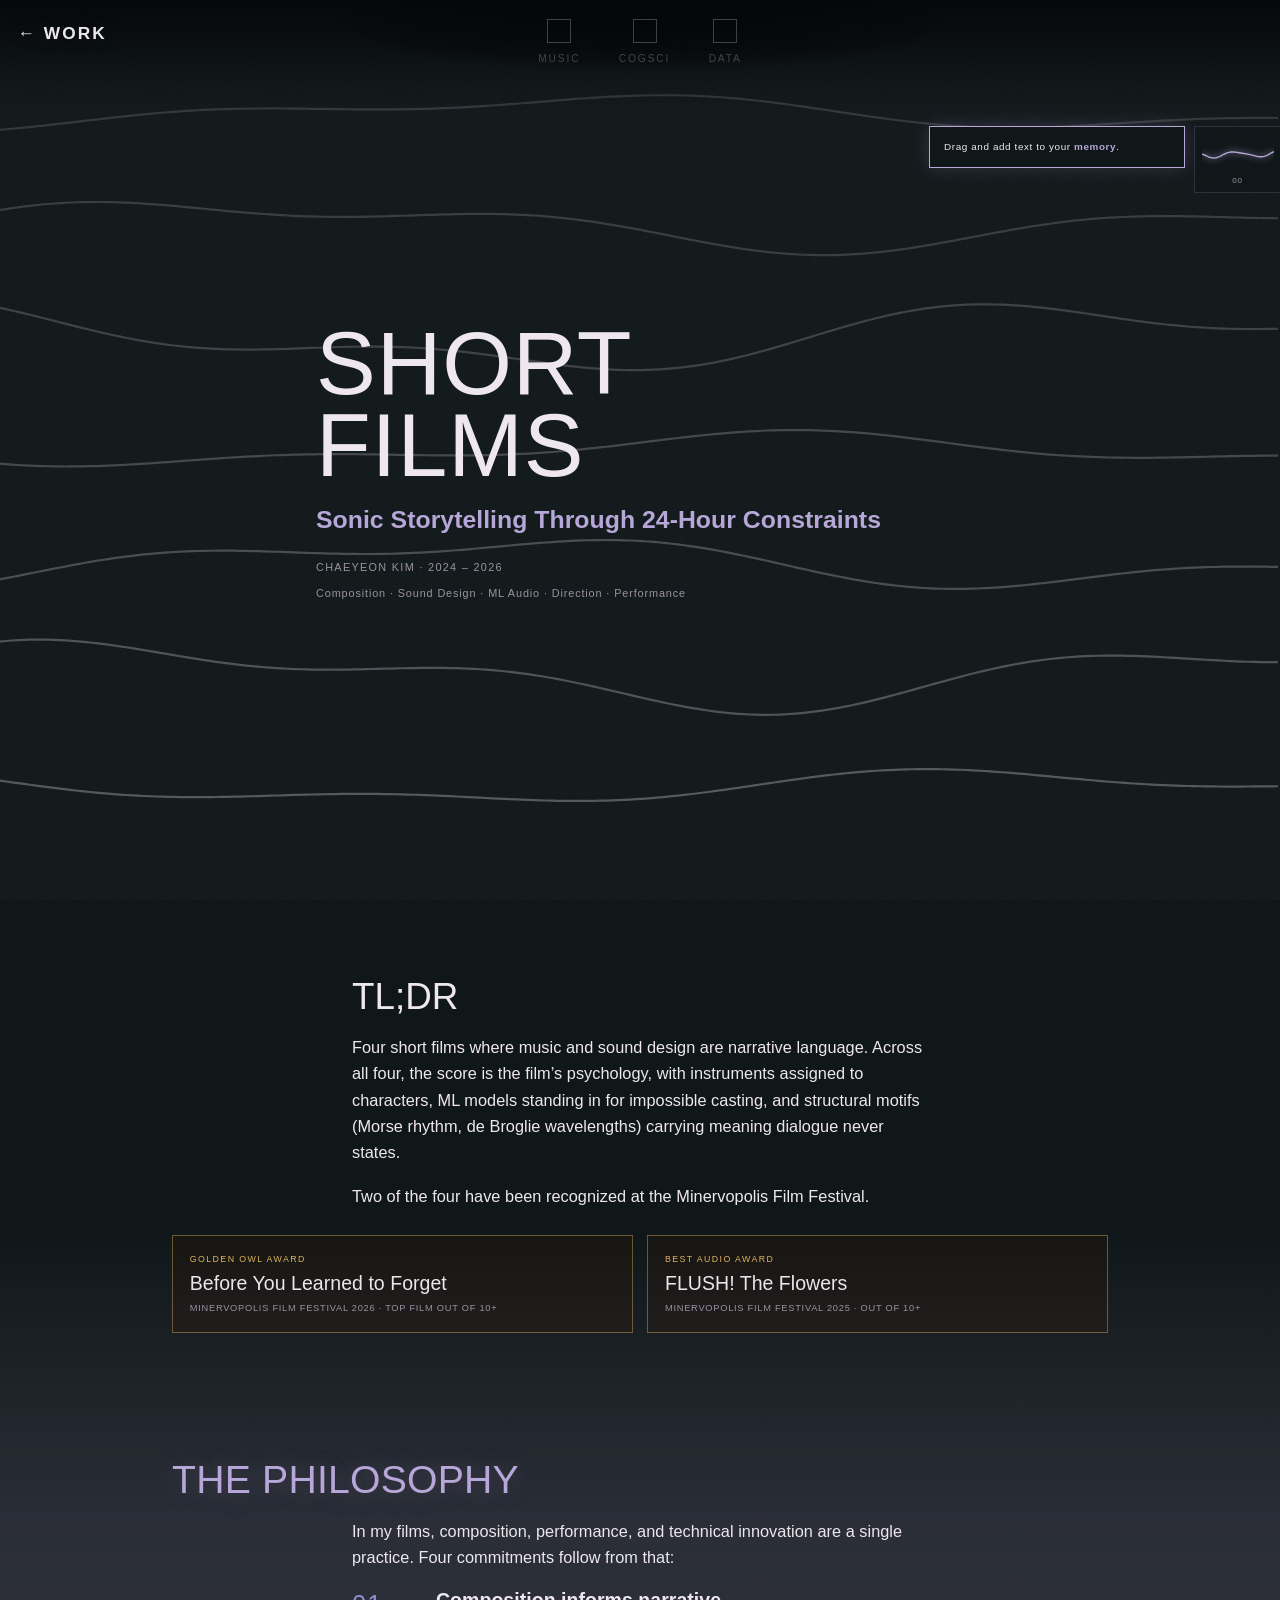
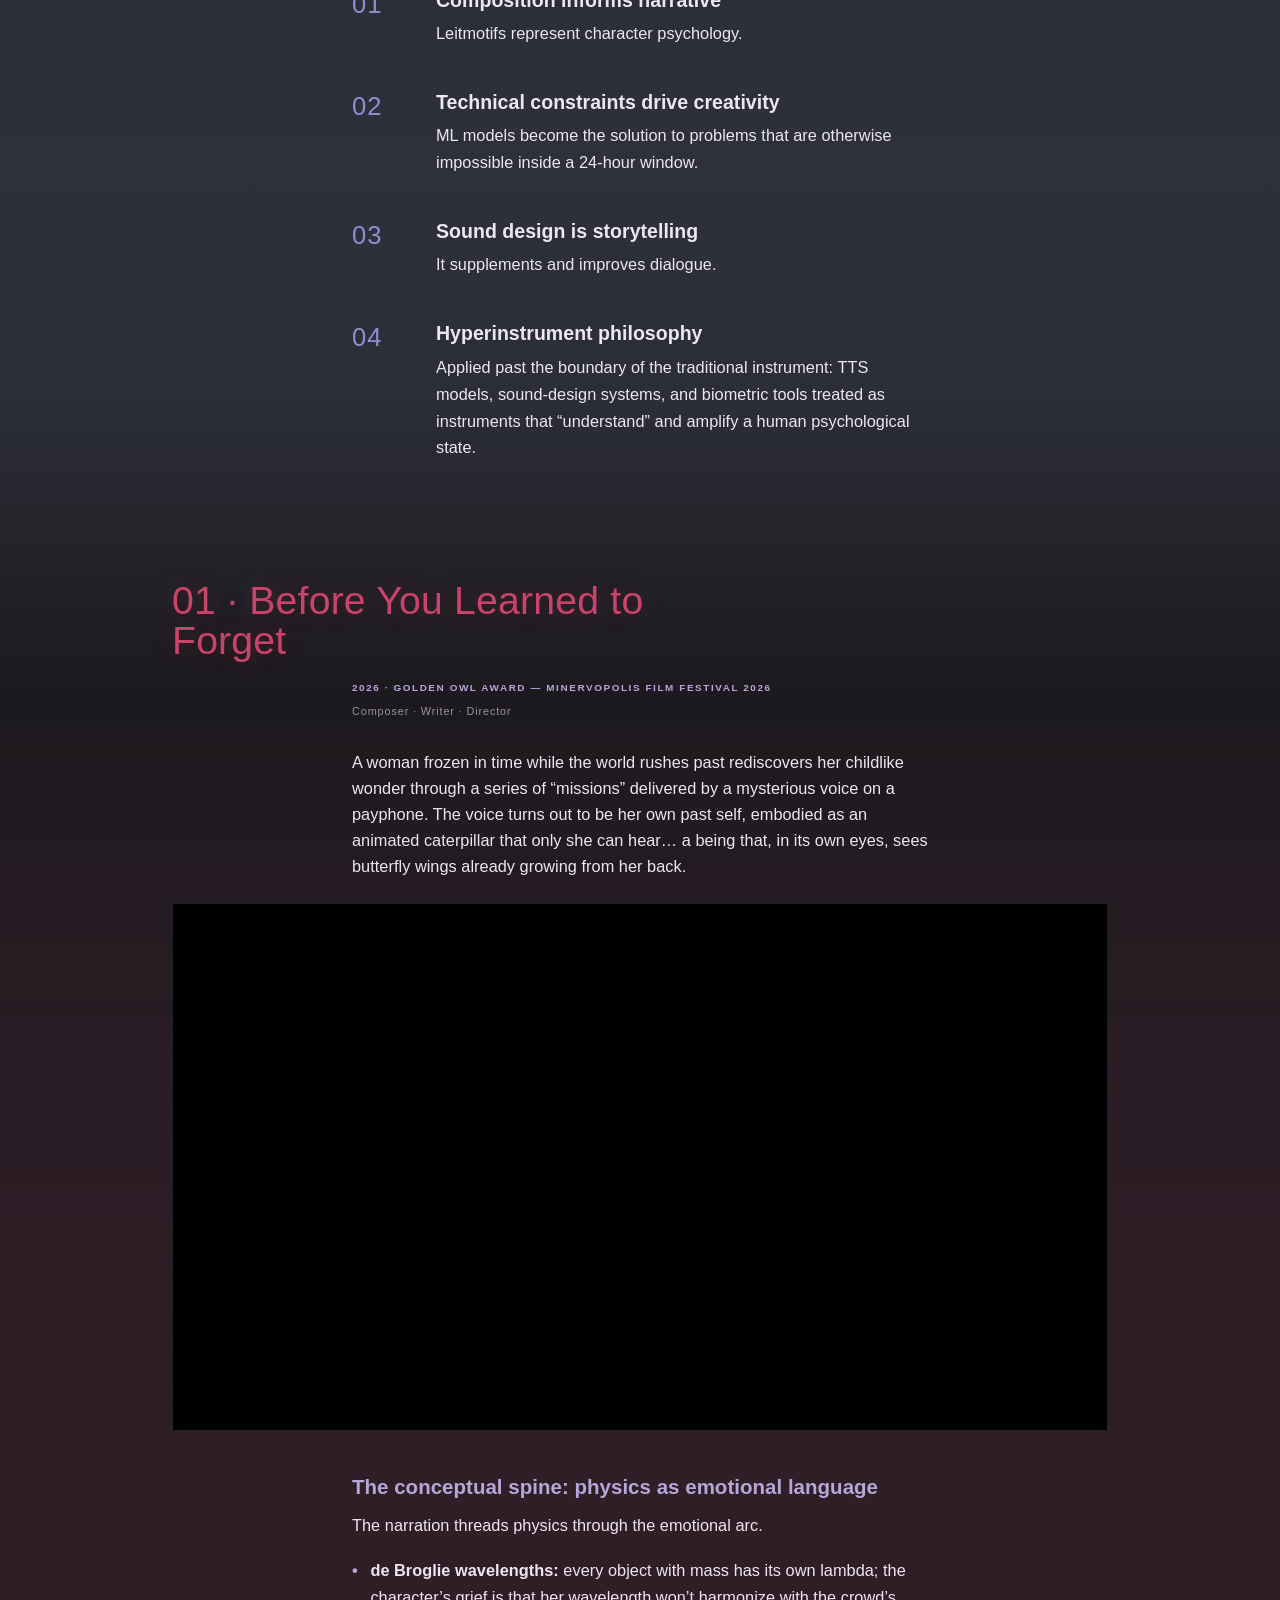
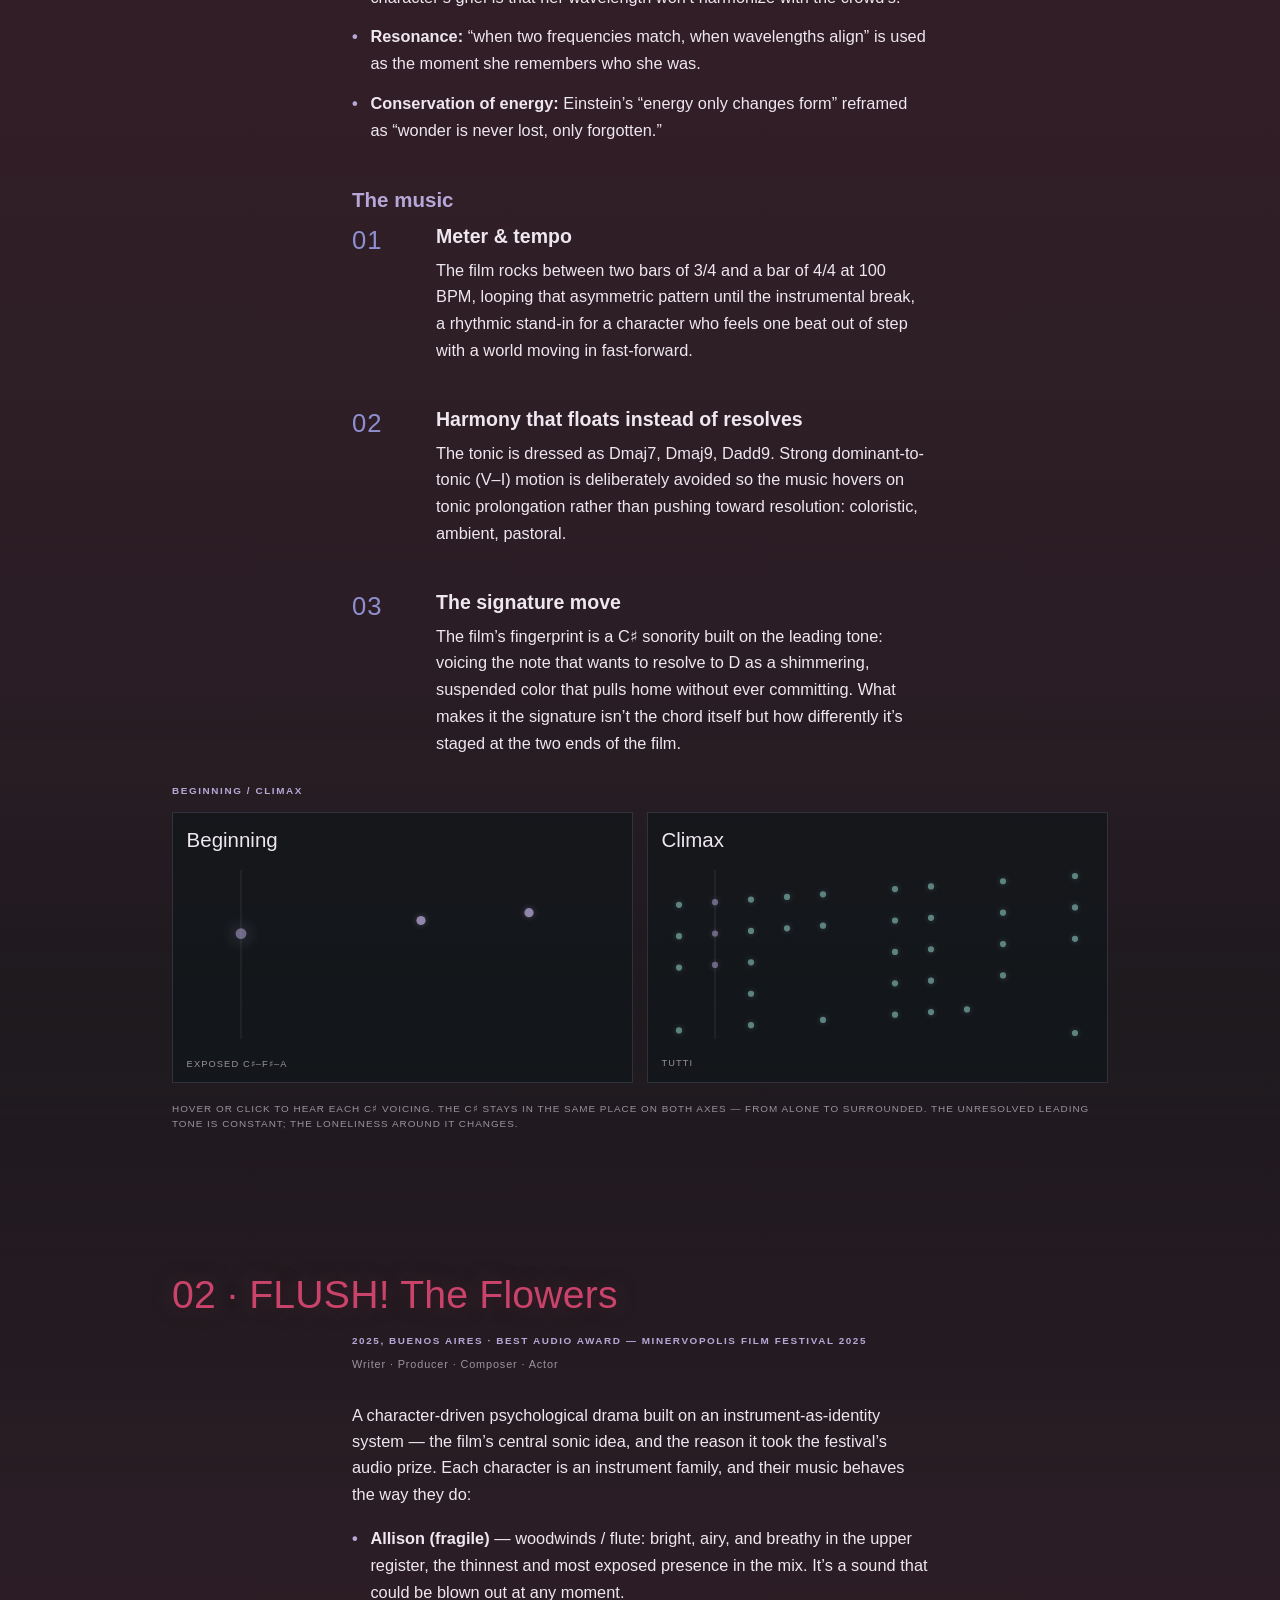
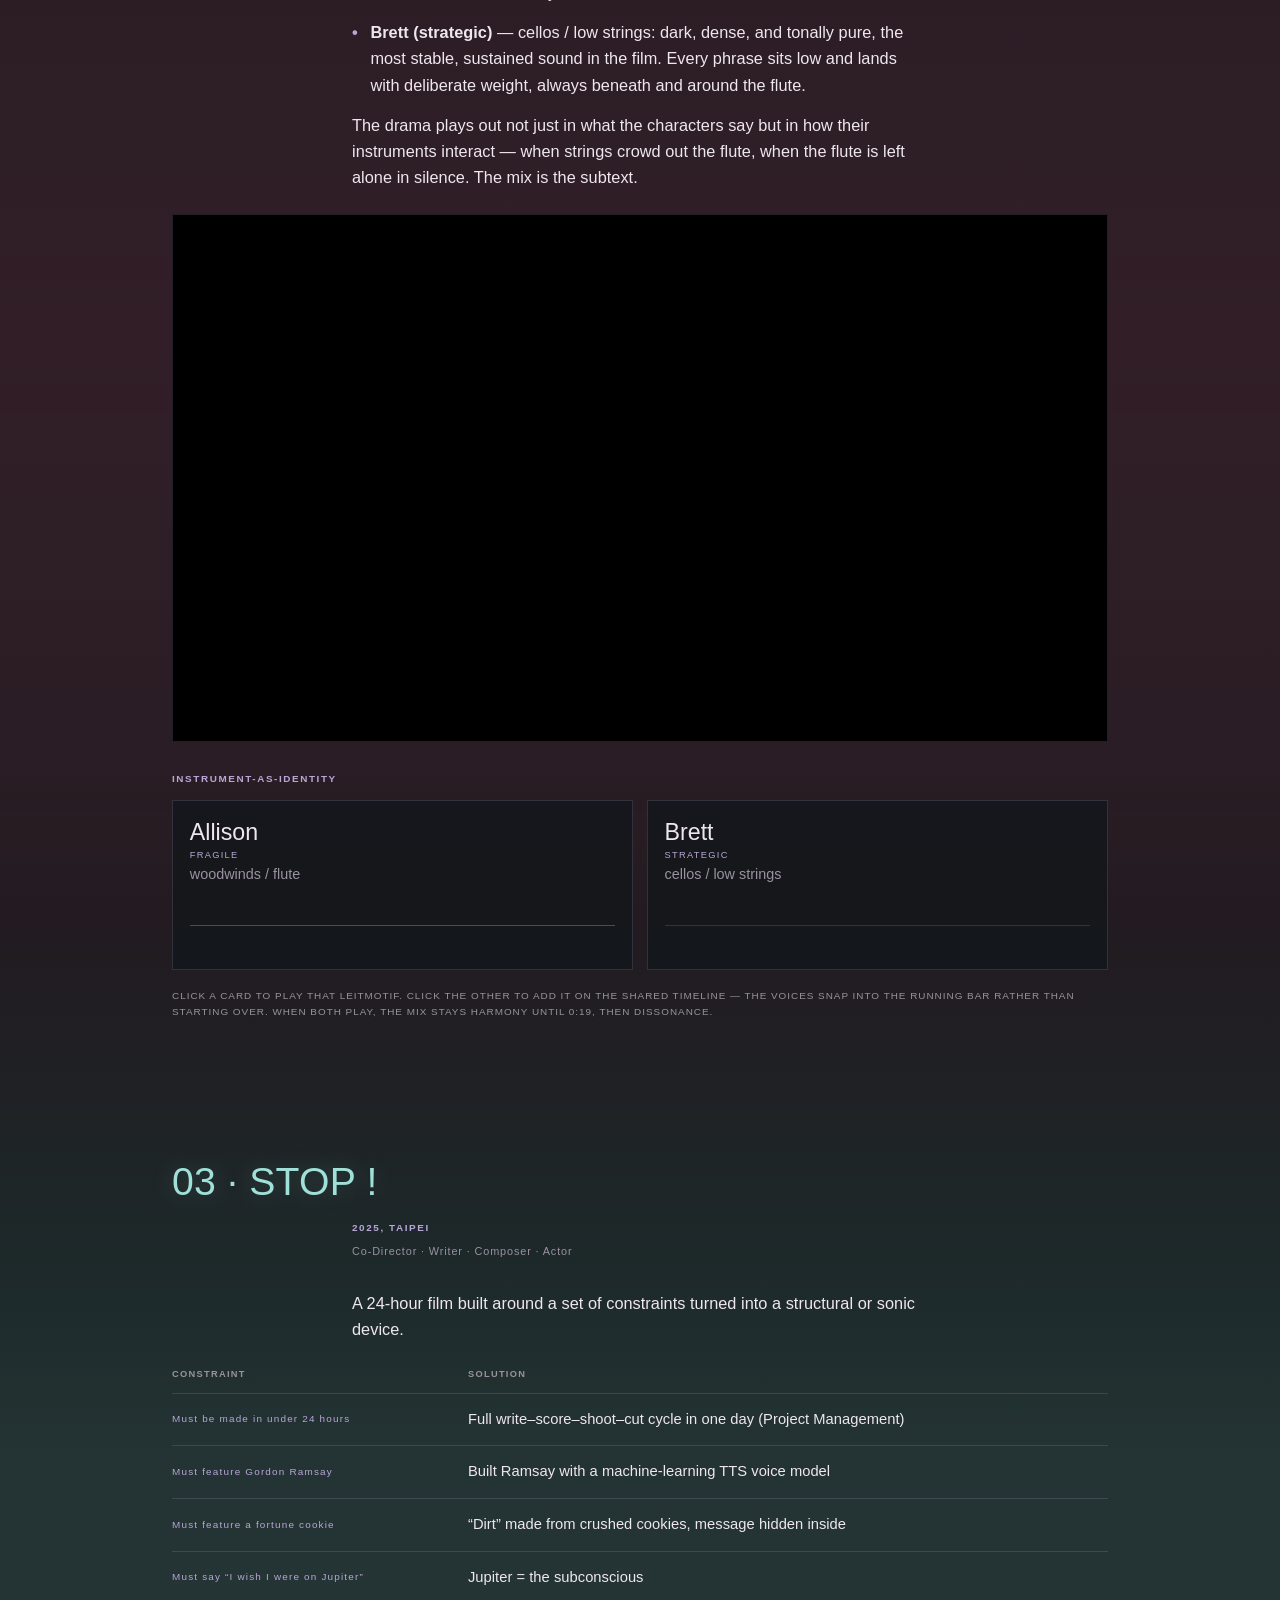
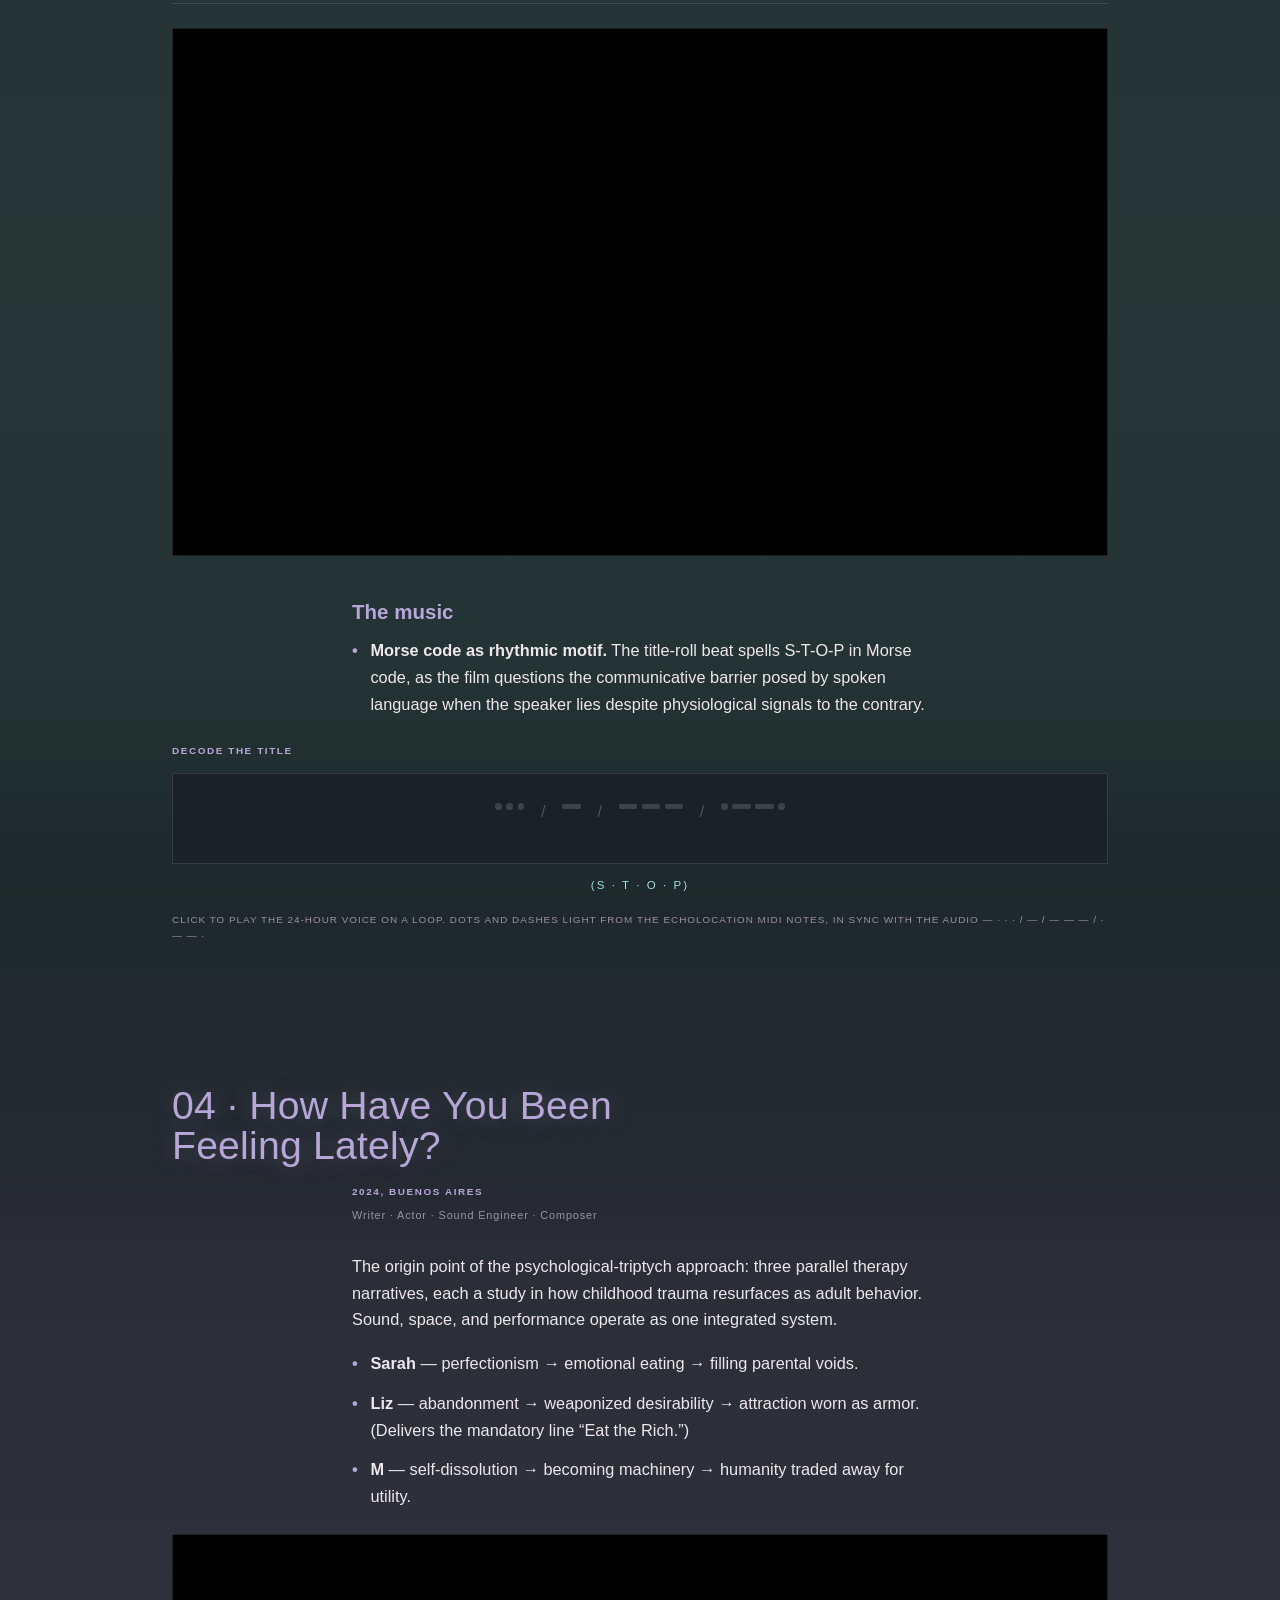
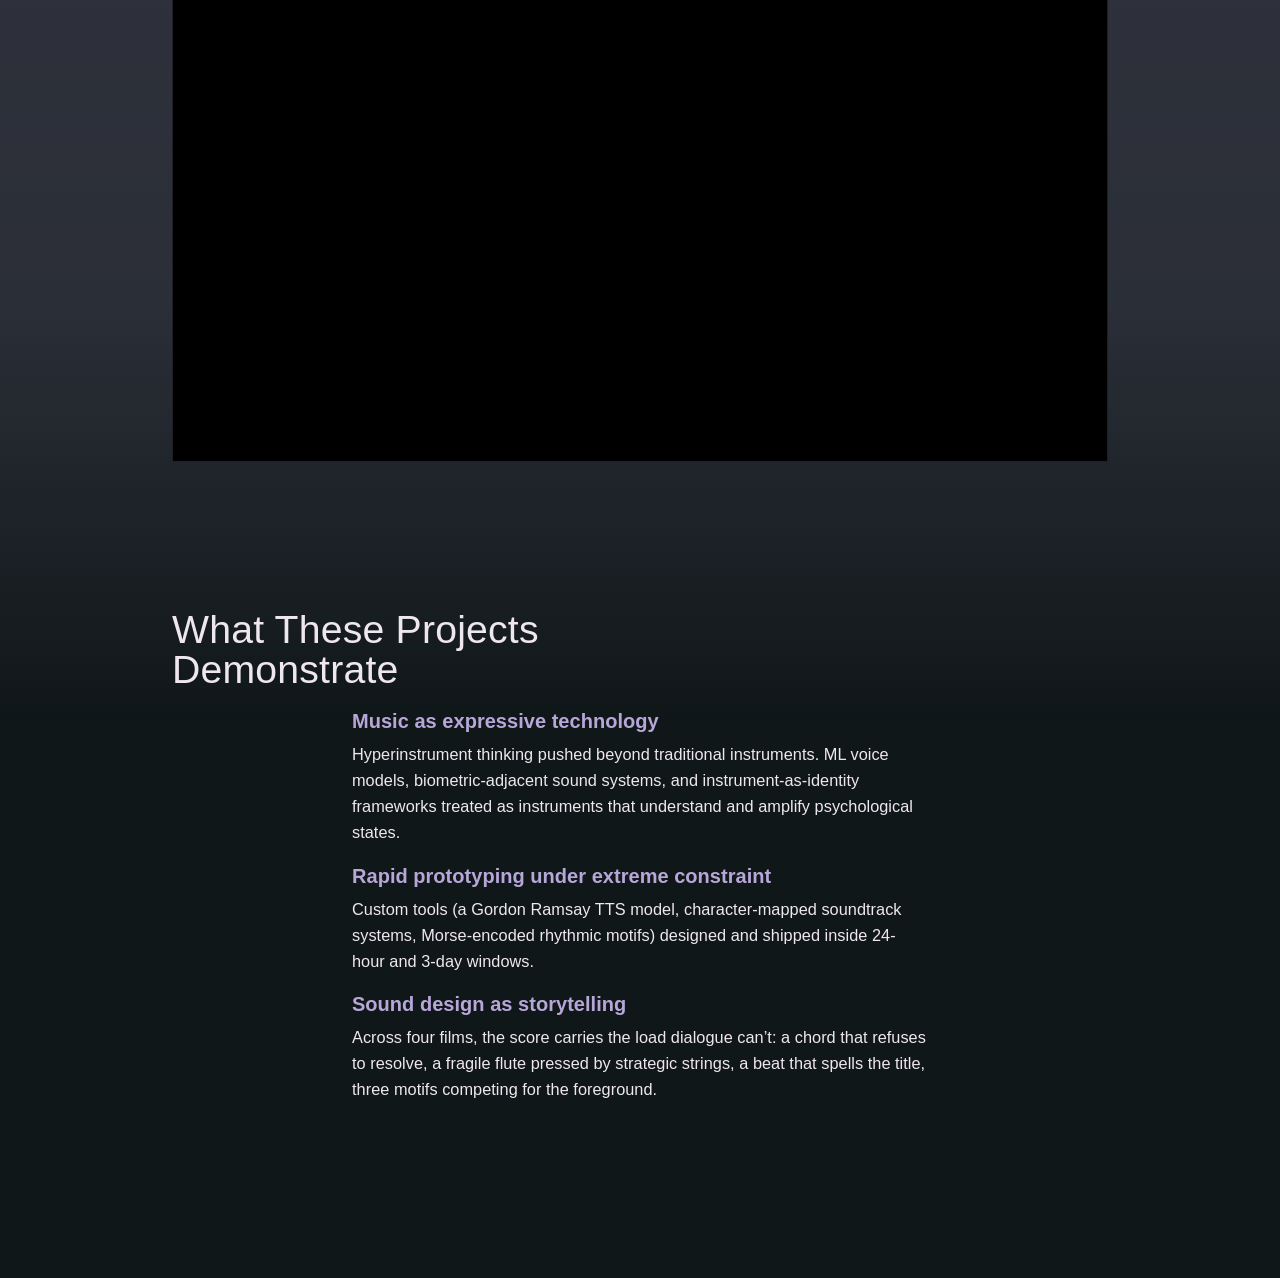
<file: work/short-films.html>
<!DOCTYPE html>
<html lang="en">
<head>
<meta charset="UTF-8">
<meta name="viewport" content="width=device-width,initial-scale=1.0">
<title>Short Films — Chaeyeon Kim</title>
<meta name="description" content="I make invisible internal states perceptible. Music, cognitive science, and data.">
<link rel="canonical" href="https://chaeyeonkim.me/work/short-films.html">
<meta property="og:type" content="website">
<meta property="og:site_name" content="Chaeyeon Kim">
<meta property="og:title" content="Short Films — Chaeyeon Kim">
<meta property="og:description" content="I make invisible internal states perceptible. Music, cognitive science, and data.">
<meta property="og:url" content="https://chaeyeonkim.me/work/short-films.html">
<meta property="og:image" content="https://chaeyeonkim.me/og.png">
<meta property="og:image:type" content="image/png">
<meta property="og:image:width" content="1200">
<meta property="og:image:height" content="630">
<meta property="og:image:alt" content="Chaeyeon Kim">
<meta name="twitter:card" content="summary_large_image">
<meta name="twitter:title" content="Short Films — Chaeyeon Kim">
<meta name="twitter:description" content="I make invisible internal states perceptible. Music, cognitive science, and data.">
<meta name="twitter:image" content="https://chaeyeonkim.me/og.png">
<meta name="twitter:image:alt" content="Chaeyeon Kim">
<link rel="icon" href="/favicon.ico" sizes="any">
<link rel="icon" type="image/png" sizes="32x32" href="/favicon-32.png">
<link rel="apple-touch-icon" sizes="180x180" href="/apple-touch-icon.png">
<link rel="stylesheet" href="./dive.css?v=36">
</head>
<body data-project="Short Films" data-project-id="short-films">
<a class="skip" href="#content">Skip to content</a>
<div class="grain" aria-hidden="true"></div>

<div class="mode-icons" aria-hidden="true">
  <div class="mode-icon" data-icon="music">
    <span class="ind"></span>
    <span class="lbl">Music</span>
  </div>
  <div class="mode-icon" data-icon="cog">
    <span class="ind"></span>
    <span class="lbl">CogSci</span>
  </div>
  <div class="mode-icon" data-icon="data">
    <span class="ind"></span>
    <span class="lbl">Data</span>
  </div>
</div>

<aside class="hud" id="hud">
  <div class="hud-rail" role="navigation" aria-label="Reading progress and sections" aria-expanded="false">
    <a class="hud-back" href="../index.html#work">← Work</a>
    <nav class="hud-nav" id="hud-nav"></nav>
  </div>
</aside>

<aside class="rail" id="rail">
  <div class="lp-dock" id="lp-dock" hidden>
    <div class="lp-disc" aria-hidden="true">
      <div class="lp-label"></div>
      <div class="lp-hole"></div>
    </div>
    <div class="lp-card">
      <div class="lp-kicker">now playing</div>
      <div class="lp-title">[ track ]</div>
      <label class="lp-vol">
        <span>vol</span>
        <input type="range" min="0" max="100" value="70" disabled>
      </label>
    </div>
  </div>

  <div class="memory" id="memory">
    <button class="memory-tab" type="button" aria-expanded="false" aria-controls="memory-panel" title="Memory">
      <canvas class="memory-wave" width="72" height="36" aria-hidden="true"></canvas>
      <span class="memory-count">00</span>
    </button>
    <div class="memory-panel" id="memory-panel">
      <header class="memory-head">
        <div class="kicker">Memory</div>
        <div class="sub">session-bound · flushes on disconnect</div>
        <button class="memory-copy" type="button">Copy nodes</button>
      </header>
      <div class="memory-map" id="memory-map"></div>
    </div>
    <div class="memory-bubble" id="memory-bubble" hidden>
      Drag and add text to your <strong>memory</strong>.
    </div>
    <div class="memory-reminder" id="memory-reminder" role="status" aria-hidden="true">Don't forget to copy me before you leave.</div>
  </div>
</aside>

<div class="sel-pop" id="sel-pop" hidden>
  <button type="button" id="sel-send">Send to memory</button>
</div>

<div class="term-warn" id="term-warn" hidden role="alertdialog" aria-labelledby="term-warn-msg">
  <div class="term-inner">
    <pre id="term-warn-msg">WARNING: Memory will be flushed. Copy your nodes before disconnecting.</pre>
    <div class="term-actions">
      <button type="button" data-term-copy>Copy nodes + Go back to homepage.</button>
      <button type="button" data-term-dismiss>Stay in session.</button>
    </div>
  </div>
</div>

<header class="hero">
  <canvas id="hero-wave" class="hero-wave" aria-hidden="true"></canvas>
  <div class="hero-copy">
    <h1>SHORT FILMS</h1>
    <p class="subtitle">Sonic Storytelling Through 24-Hour Constraints</p>
    <p class="meta">Chaeyeon Kim · 2024 – 2026</p>
    <p class="disciplines">Composition · Sound Design · ML Audio · Direction · Performance</p>
    <!---<blockquote class="callout">“What music reveals that dialogue cannot.”</blockquote>--->
  </div>
</header>

<main class="dive" id="content">
  <section>
    <h2 id="tldr">TL;DR</h2>
    <p class="lede">Four short films where music and sound design are narrative language. Across all four, the score is the film’s psychology, with instruments assigned to characters, ML models standing in for impossible casting, and structural motifs (Morse rhythm, de Broglie wavelengths) carrying meaning dialogue never states.</p>
    <p>Two of the four have been recognized at the Minervopolis Film Festival.</p>
    <div class="award-row">
      <a class="award award-gold" href="#forget">
        <span class="award-kicker">Golden Owl Award</span>
        <span class="award-name">Before You Learned to Forget</span>
        <span class="award-meta">Minervopolis Film Festival 2026 · top film out of 10+</span>
      </a>
      <a class="award" href="#flush">
        <span class="award-kicker">Best Audio Award</span>
        <span class="award-name">FLUSH! The Flowers</span>
        <span class="award-meta">Minervopolis Film Festival 2025 · out of 10+</span>
      </a>
    </div>
  </section>

  <section class="hue-cog" data-icons="cog" data-kind="cog">
    <h2 id="philosophy" class="h-cog" data-nav="Philosophy">THE PHILOSOPHY</h2>
    <p>In my films, composition, performance, and technical innovation are a single practice. Four commitments follow from that:</p>
    <ol class="pipeline">
      <li>
        <span class="num">01</span>
        <div>
          <h4>Composition informs narrative</h4>
          <p>Leitmotifs represent character psychology.</p>
        </div>
      </li>
      <li>
        <span class="num">02</span>
        <div>
          <h4>Technical constraints drive creativity</h4>
          <p>ML models become the solution to problems that are otherwise impossible inside a 24-hour window.</p>
        </div>
      </li>
      <li>
        <span class="num">03</span>
        <div>
          <h4>Sound design is storytelling</h4>
          <p>It supplements and improves dialogue.</p>
        </div>
      </li>
      <li>
        <span class="num">04</span>
        <div>
          <h4>Hyperinstrument philosophy</h4>
          <p>Applied past the boundary of the traditional instrument: TTS models, sound-design systems, and biometric tools treated as instruments that “understand” and amplify a human psychological state.</p>
        </div>
      </li>
    </ol>
  </section>

  <section class="hue-music" data-icons="music cog" data-kind="music">
    <h2 id="forget" class="h-music" data-nav="01 Forget">01 · Before You Learned to Forget</h2>
    <p class="section-kicker">2026 · Golden Owl Award — Minervopolis Film Festival 2026</p>
    <p class="disciplines">Composer · Writer · Director</p>
    <p>A woman frozen in time while the world rushes past rediscovers her childlike wonder through a series of “missions” delivered by a mysterious voice on a payphone. The voice turns out to be her own past self, embodied as an animated caterpillar that only she can hear… a being that, in its own eyes, sees butterfly wings already growing from her back.</p>
    <figure class="img-ph img-real film-still">
      <div class="embed-yt">
        <iframe src="https://www.youtube-nocookie.com/embed/4kYF81V1aGs" title="Before You Learned to Forget" allow="accelerometer; autoplay; clipboard-write; encrypted-media; gyroscope; picture-in-picture" allowfullscreen loading="lazy" referrerpolicy="strict-origin-when-cross-origin"></iframe>
      </div>
    </figure>

    <h3>The conceptual spine: physics as emotional language</h3>
    <p>The narration threads physics through the emotional arc.</p>
    <ul class="bullets">
      <li><strong>de Broglie wavelengths:</strong> every object with mass has its own lambda; the character’s grief is that her wavelength won’t harmonize with the crowd’s.</li>
      <li><strong>Resonance:</strong> “when two frequencies match, when wavelengths align” is used as the moment she remembers who she was.</li>
      <li><strong>Conservation of energy:</strong> Einstein’s “energy only changes form” reframed as “wonder is never lost, only forgotten.”</li>
    </ul>

    <h3>The music</h3>
    <ol class="pipeline">
      <li>
        <span class="num">01</span>
        <div>
          <h4>Meter &amp; tempo</h4>
          <p>The film rocks between two bars of 3/4 and a bar of 4/4 at 100 BPM, looping that asymmetric pattern until the instrumental break, a rhythmic stand-in for a character who feels one beat out of step with a world moving in fast-forward.</p>
        </div>
      </li>
      <li>
        <span class="num">02</span>
        <div>
          <h4>Harmony that floats instead of resolves</h4>
          <p>The tonic is dressed as Dmaj7, Dmaj9, Dadd9. Strong dominant-to-tonic (V–I) motion is deliberately avoided so the music hovers on tonic prolongation rather than pushing toward resolution: coloristic, ambient, pastoral.</p>
        </div>
      </li>
      <li>
        <span class="num">03</span>
        <div>
          <h4>The signature move</h4>
          <p>The film’s fingerprint is a C♯ sonority built on the leading tone: voicing the note that wants to resolve to D as a shimmering, suspended color that pulls home without ever committing. What makes it the signature isn’t the chord itself but how differently it’s staged at the two ends of the film.</p>
        </div>
      </li>
    </ol>

    <div class="ix ix-wide" id="ix-voicing">
      <div class="kicker">Beginning / Climax</div>
      <div class="voicing-row">
        <button class="voicing-player" type="button" data-clip="beginning" aria-pressed="false">
          <span class="voicing-label">Beginning</span>
          <canvas class="voicing-axis" width="640" height="220" aria-hidden="true"></canvas>
          <span class="voicing-hint">exposed C♯–F♯–A</span>
        </button>
        <button class="voicing-player" type="button" data-clip="climax" aria-pressed="false">
          <span class="voicing-label">Climax</span>
          <canvas class="voicing-axis" width="640" height="220" aria-hidden="true"></canvas>
          <span class="voicing-hint">tutti</span>
        </button>
      </div>
      <p class="note">Hover or click to hear each C♯ voicing. The C♯ stays in the same place on both axes — from alone to surrounded. The unresolved leading tone is constant; the loneliness around it changes.</p>
    </div>
  </section>

  <section class="hue-music" data-icons="music" data-kind="music">
    <h2 id="flush" class="h-music" data-nav="02 FLUSH!">02 · FLUSH! The Flowers</h2>
    <p class="section-kicker">2025, Buenos Aires · Best Audio Award — Minervopolis Film Festival 2025</p>
    <p class="disciplines">Writer · Producer · Composer · Actor</p>
    <p>A character-driven psychological drama built on an instrument-as-identity system — the film’s central sonic idea, and the reason it took the festival’s audio prize. Each character is an instrument family, and their music behaves the way they do:</p>
    <ul class="bullets">
      <li><strong>Allison (fragile)</strong> — woodwinds / flute: bright, airy, and breathy in the upper register, the thinnest and most exposed presence in the mix. It’s a sound that could be blown out at any moment.</li>
      <li><strong>Brett (strategic)</strong> — cellos / low strings: dark, dense, and tonally pure, the most stable, sustained sound in the film. Every phrase sits low and lands with deliberate weight, always beneath and around the flute.</li>
    </ul>
    <p>The drama plays out not just in what the characters say but in how their instruments interact — when strings crowd out the flute, when the flute is left alone in silence. The mix is the subtext.</p>
    <figure class="img-ph img-real film-still">
      <div class="embed-yt">
        <iframe src="https://www.youtube-nocookie.com/embed/PcJgJyKJEEI" title="FLUSH! The Flowers" allow="accelerometer; autoplay; clipboard-write; encrypted-media; gyroscope; picture-in-picture" allowfullscreen loading="lazy" referrerpolicy="strict-origin-when-cross-origin"></iframe>
      </div>
    </figure>

    <div class="ix" id="ix-identity">
      <div class="kicker">Instrument-as-identity</div>
      <div class="id-cards">
        <button class="id-card" type="button" data-char="allison" aria-pressed="false">
          <span class="id-name">Allison</span>
          <span class="id-role">fragile</span>
          <span class="id-voice">woodwinds / flute</span>
          <canvas class="id-wave" width="480" height="64" aria-hidden="true"></canvas>
        </button>
        <button class="id-card" type="button" data-char="brett" aria-pressed="false">
          <span class="id-name">Brett</span>
          <span class="id-role">strategic</span>
          <span class="id-voice">cellos / low strings</span>
          <canvas class="id-wave" width="480" height="64" aria-hidden="true"></canvas>
        </button>
      </div>
      <p class="mix-state" id="mix-state" hidden aria-live="polite"></p>
      <p class="note">Click a card to play that leitmotif. Click the other to add it on the shared timeline — the voices snap into the running bar rather than starting over. When both play, the mix stays HARMONY until 0:19, then DISSONANCE.</p>
    </div>
  </section>

  <section class="hue-data" data-icons="data music" data-kind="data">
    <h2 id="stop" class="h-data" data-nav="03 STOP !">03 · STOP !</h2>
    <p class="section-kicker">2025, Taipei</p>
    <p class="disciplines">Co-Director · Writer · Composer · Actor</p>
    <p>A 24-hour film built around a set of constraints turned into a structural or sonic device.</p>
    <div class="tracks-wrap">
      <table class="tracks">
        <thead>
          <tr>
            <th>Constraint</th>
            <th>Solution</th>
          </tr>
        </thead>
        <tbody>
          <tr>
            <td>Must be made in under 24 hours</td>
            <td>Full write–score–shoot–cut cycle in one day (Project Management)</td>
          </tr>
          <tr>
            <td>Must feature Gordon Ramsay</td>
            <td>Built Ramsay with a machine-learning TTS voice model</td>
          </tr>
          <tr>
            <td>Must feature a fortune cookie</td>
            <td>“Dirt” made from crushed cookies, message hidden inside</td>
          </tr>
          <tr>
            <td>Must say “I wish I were on Jupiter”</td>
            <td>Jupiter = the subconscious</td>
          </tr>
        </tbody>
      </table>
    </div>
    <figure class="img-ph img-real film-still">
      <div class="embed-yt">
        <iframe src="https://www.youtube-nocookie.com/embed/Vor2ShFlWnU" title="STOP!" allow="accelerometer; autoplay; clipboard-write; encrypted-media; gyroscope; picture-in-picture" allowfullscreen loading="lazy" referrerpolicy="strict-origin-when-cross-origin"></iframe>
      </div>
    </figure>

    <h3>The music</h3>
    <ul class="bullets">
      <li><strong>Morse code as rhythmic motif.</strong> The title-roll beat spells S-T-O-P in Morse code, as the film questions the communicative barrier posed by spoken language when the speaker lies despite physiological signals to the contrary.</li>
    </ul>

    <div class="ix" id="ix-morse">
      <div class="kicker">Decode the title</div>
      <button class="morse" type="button" aria-pressed="false" aria-label="Play Morse title-beat spelling S T O P">
        <span class="morse-cluster" data-letter="S" data-code="...">
          <span class="morse-marks" aria-hidden="true"><i></i><i></i><i></i></span>
          <span class="morse-letter">S</span>
        </span>
        <span class="morse-gap" aria-hidden="true">/</span>
        <span class="morse-cluster" data-letter="T" data-code="-">
          <span class="morse-marks morse-dash" aria-hidden="true"><i class="dash"></i></span>
          <span class="morse-letter">T</span>
        </span>
        <span class="morse-gap" aria-hidden="true">/</span>
        <span class="morse-cluster" data-letter="O" data-code="---">
          <span class="morse-marks morse-dash" aria-hidden="true"><i class="dash"></i><i class="dash"></i><i class="dash"></i></span>
          <span class="morse-letter">O</span>
        </span>
        <span class="morse-gap" aria-hidden="true">/</span>
        <span class="morse-cluster" data-letter="P" data-code=".--.">
          <span class="morse-marks" aria-hidden="true"><i></i><i class="dash"></i><i class="dash"></i><i></i></span>
          <span class="morse-letter">P</span>
        </span>
      </button>
      <p class="morse-decode">(S · T · O · P)</p>
      <p class="note">Click to play the 24-hour voice on a loop. Dots and dashes light from the Echolocation MIDI notes, in sync with the audio — · · · / — / — — — / · — — ·</p>
    </div>
  </section>

  <section class="hue-cog" data-icons="cog music" data-kind="cog">
    <h2 id="feeling" class="h-cog" data-nav="04 Feeling">04 · How Have You Been Feeling Lately?</h2>
    <p class="section-kicker">2024, Buenos Aires</p>
    <p class="disciplines">Writer · Actor · Sound Engineer · Composer</p>
    <p>The origin point of the psychological-triptych approach: three parallel therapy narratives, each a study in how childhood trauma resurfaces as adult behavior. Sound, space, and performance operate as one integrated system.</p>
    <ul class="bullets">
      <li><strong>Sarah</strong> — perfectionism → emotional eating → filling parental voids.</li>
      <li><strong>Liz</strong> — abandonment → weaponized desirability → attraction worn as armor. (Delivers the mandatory line “Eat the Rich.”)</li>
      <li><strong>M</strong> — self-dissolution → becoming machinery → humanity traded away for utility.</li>
    </ul>
    <figure class="img-ph img-real film-still">
      <div class="embed-yt">
        <iframe src="https://www.youtube-nocookie.com/embed/-b2ubHMEFlk" title="How Have You Been Feeling Lately?" allow="accelerometer; autoplay; clipboard-write; encrypted-media; gyroscope; picture-in-picture" allowfullscreen loading="lazy" referrerpolicy="strict-origin-when-cross-origin"></iframe>
      </div>
    </figure>
  </section>

  <section>
    <h2 id="demonstrates" class="h-strong" data-nav="Demonstrates">What These Projects Demonstrate</h2>
    <ul class="demo-list">
      <li>
        <h3>Music as expressive technology</h3>
        <p>Hyperinstrument thinking pushed beyond traditional instruments. ML voice models, biometric-adjacent sound systems, and instrument-as-identity frameworks treated as instruments that understand and amplify psychological states.</p>
      </li>
      <li>
        <h3>Rapid prototyping under extreme constraint</h3>
        <p>Custom tools (a Gordon Ramsay TTS model, character-mapped soundtrack systems, Morse-encoded rhythmic motifs) designed and shipped inside 24-hour and 3-day windows.</p>
      </li>
      <li>
        <h3>Sound design as storytelling</h3>
        <p>Across four films, the score carries the load dialogue can’t: a chord that refuses to resolve, a fragile flute pressed by strategic strings, a beat that spells the title, three motifs competing for the foreground.</p>
      </li>
    </ul>
  </section>
</main>

<script src="./dive-hud.js?v=22"></script>
<script src="./dive-waves.js?v=17"></script>
<script src="./dive-memory.js?v=20"></script>
<script src="./dive-player.js?v=17"></script>
<script src="./dive-films.js?v=17"></script>
</body>
</html>
</file>
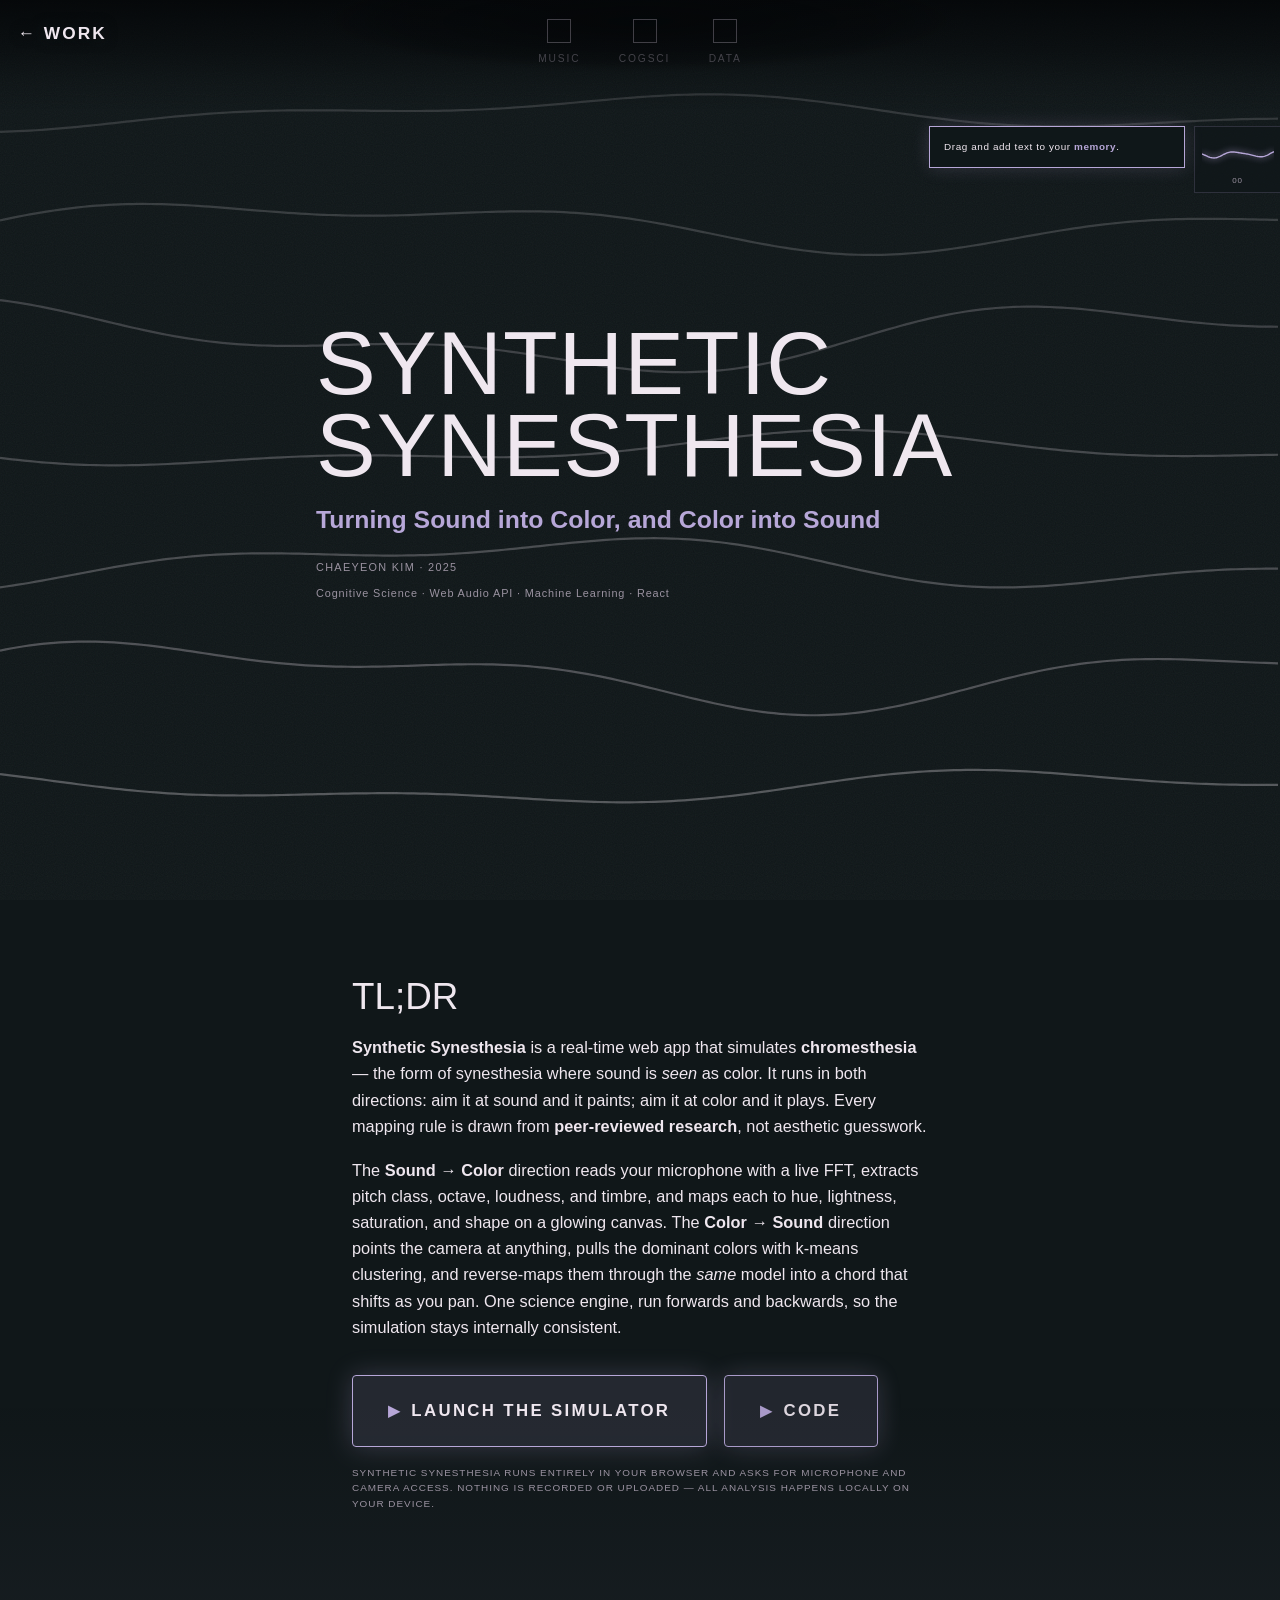
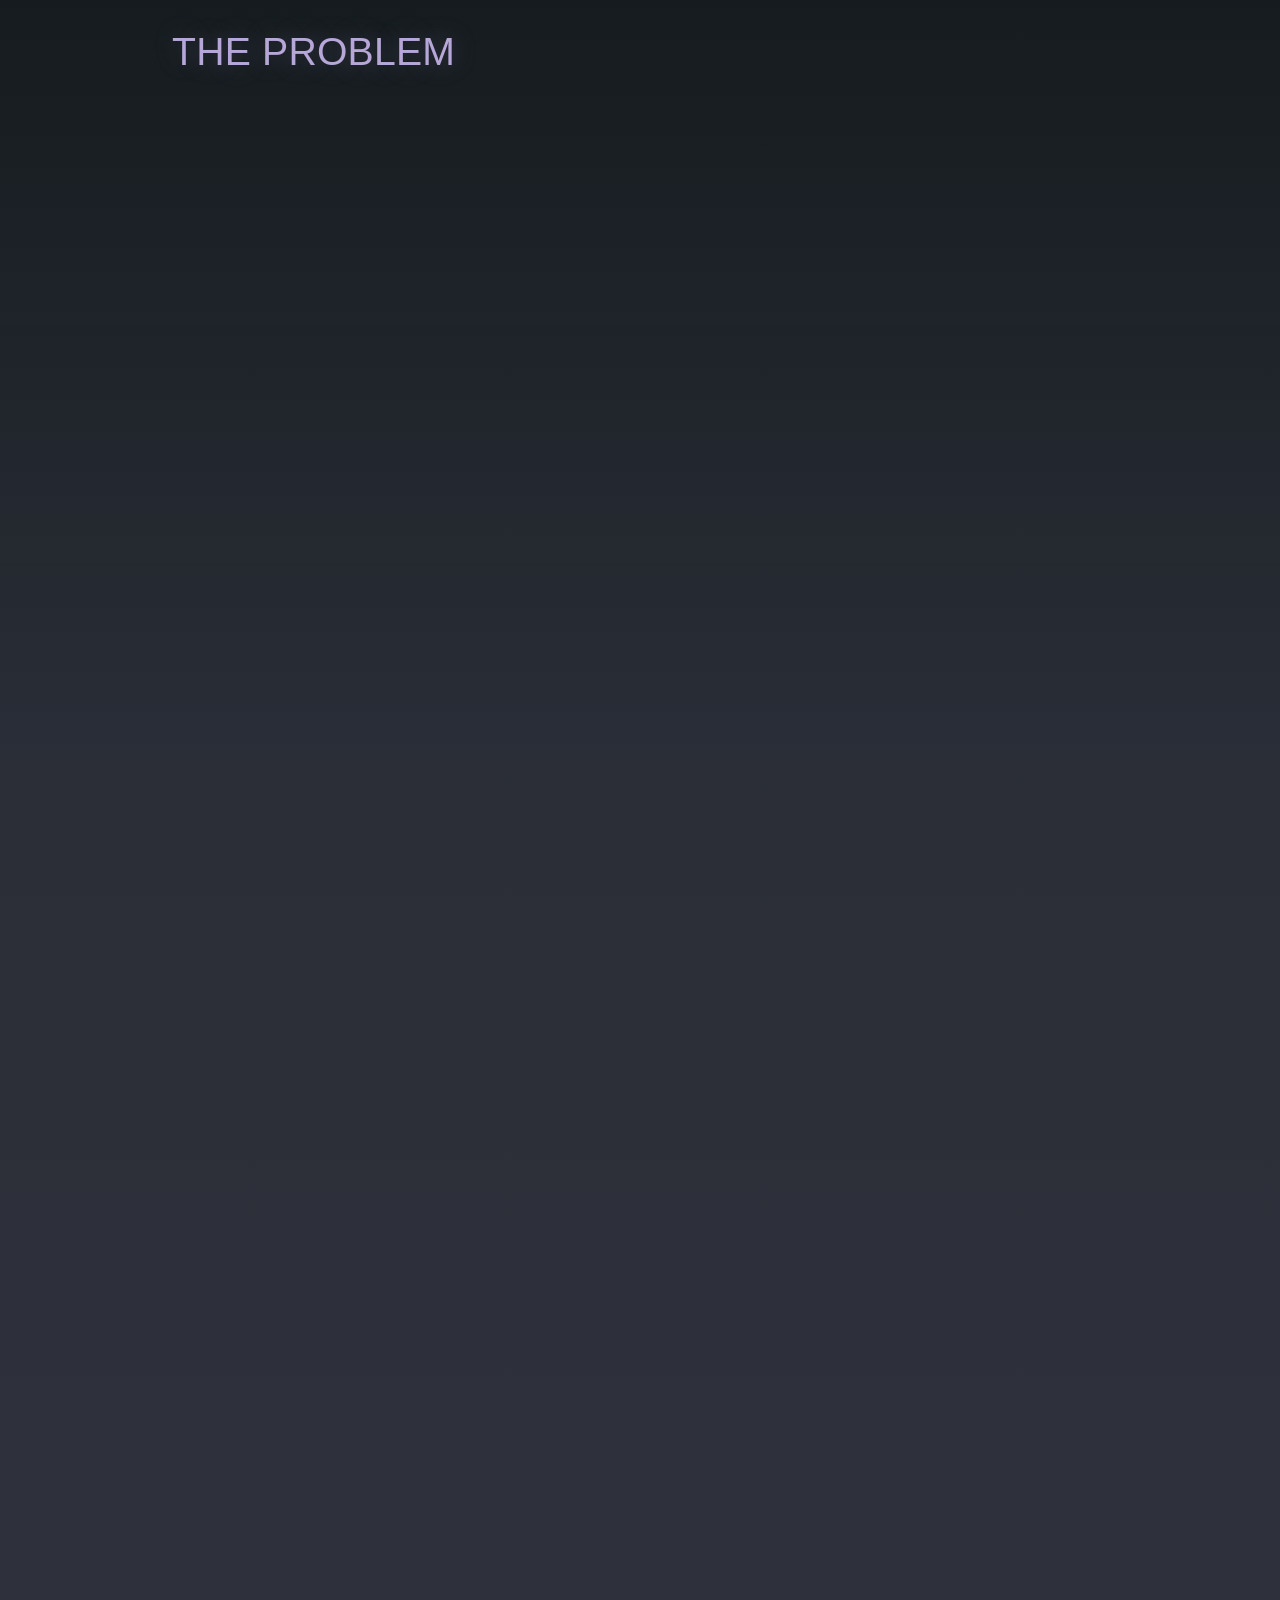
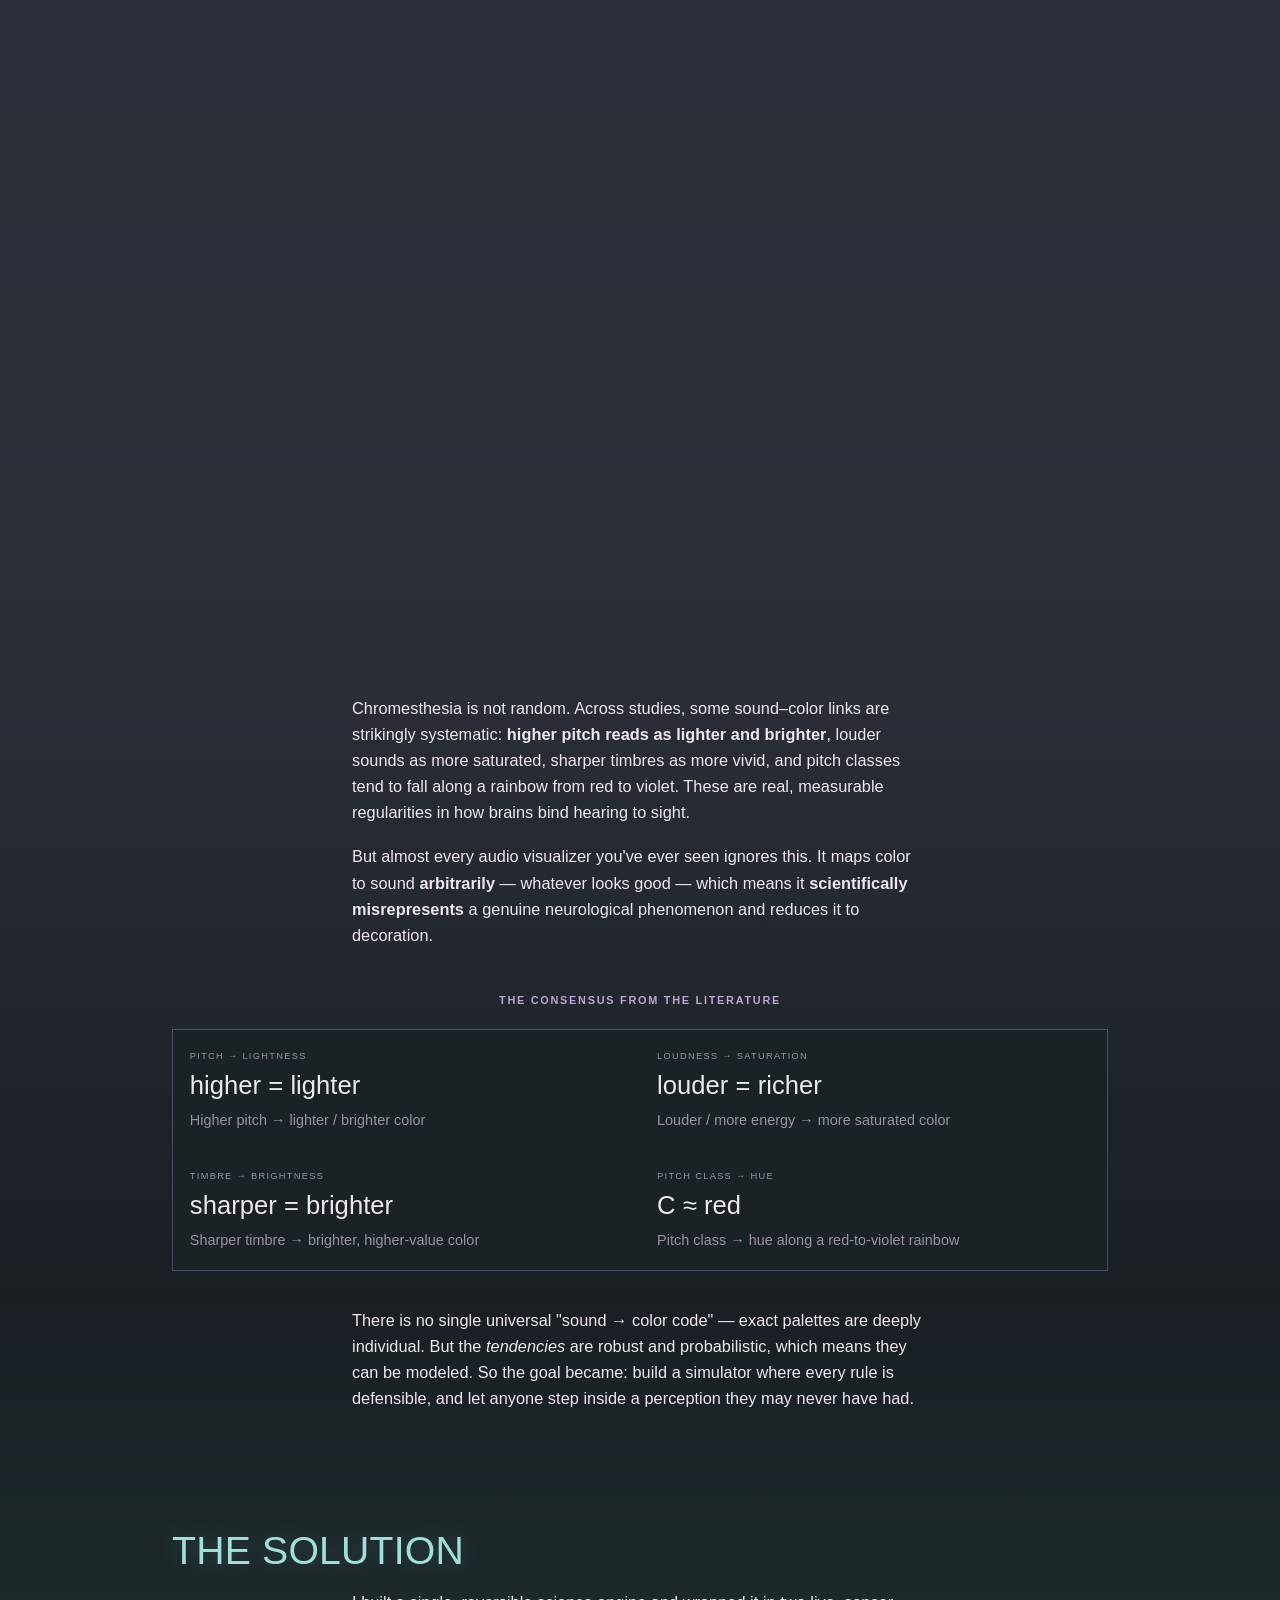
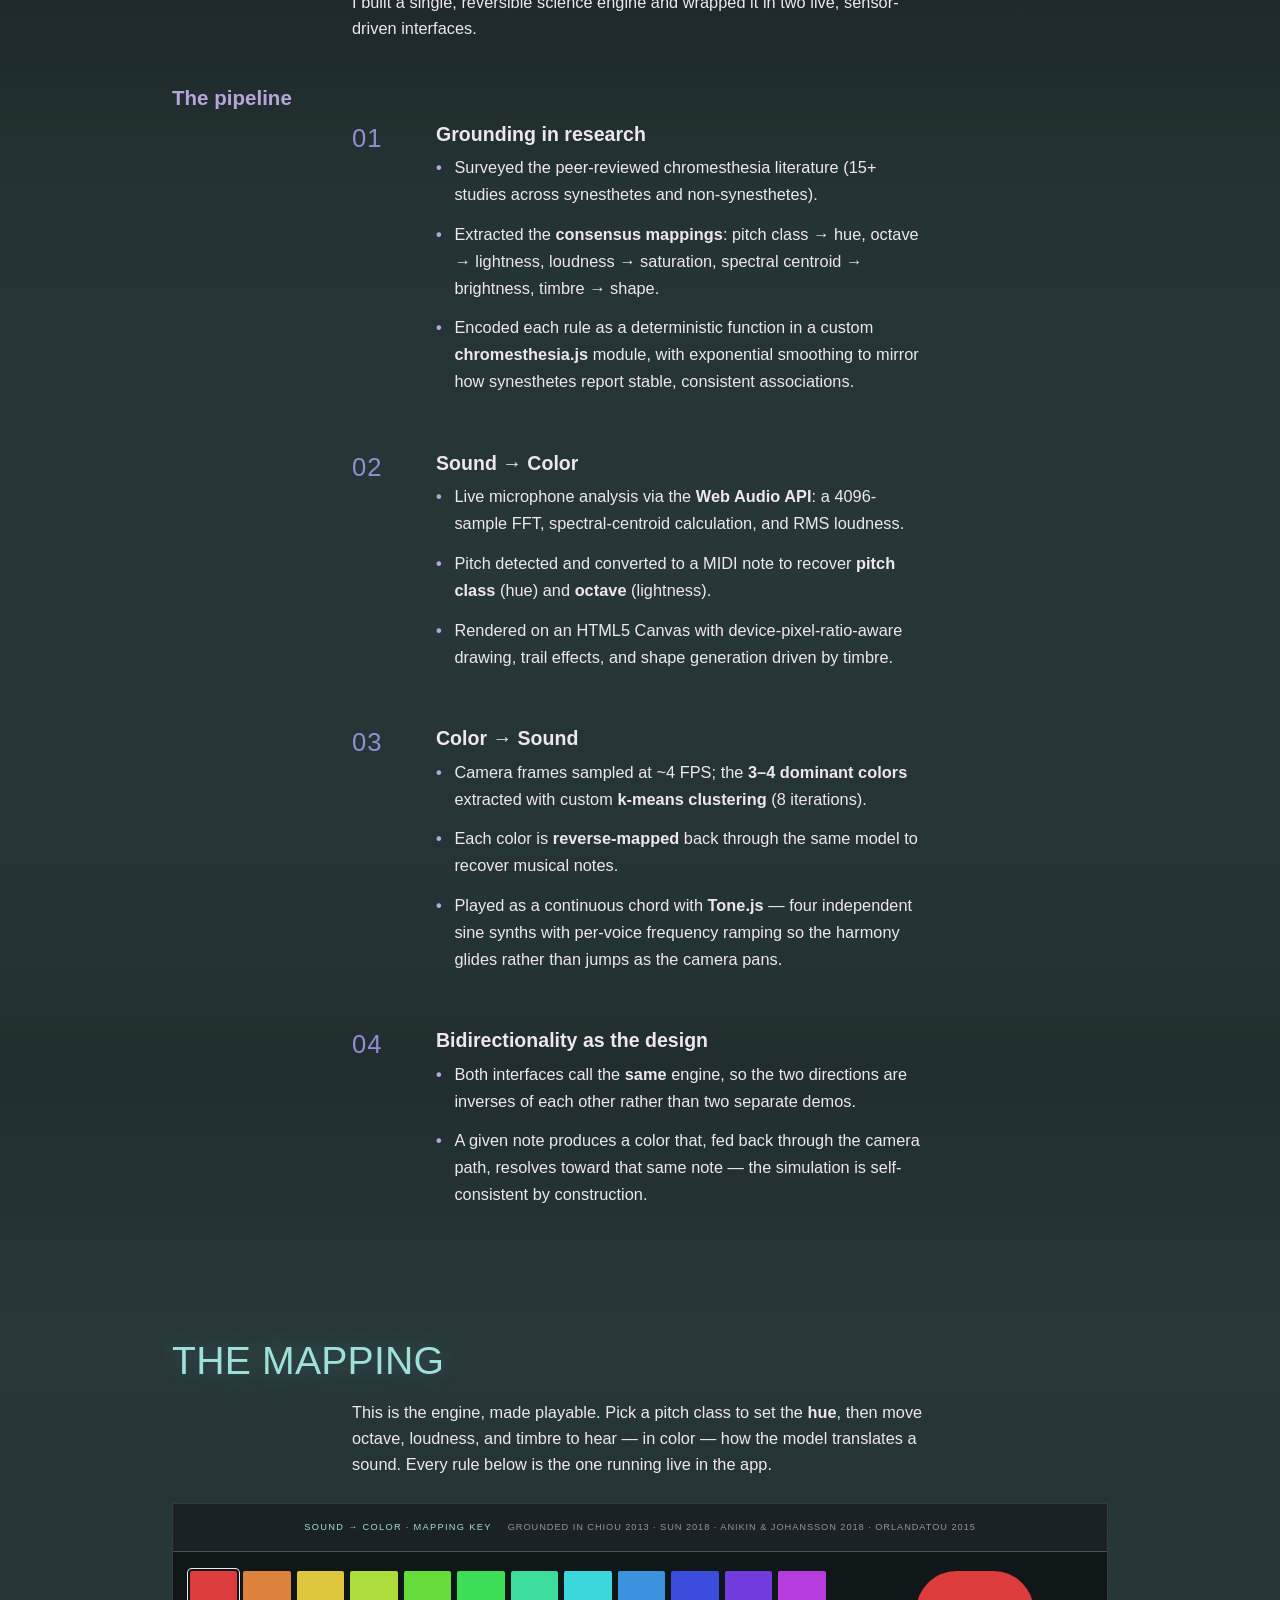
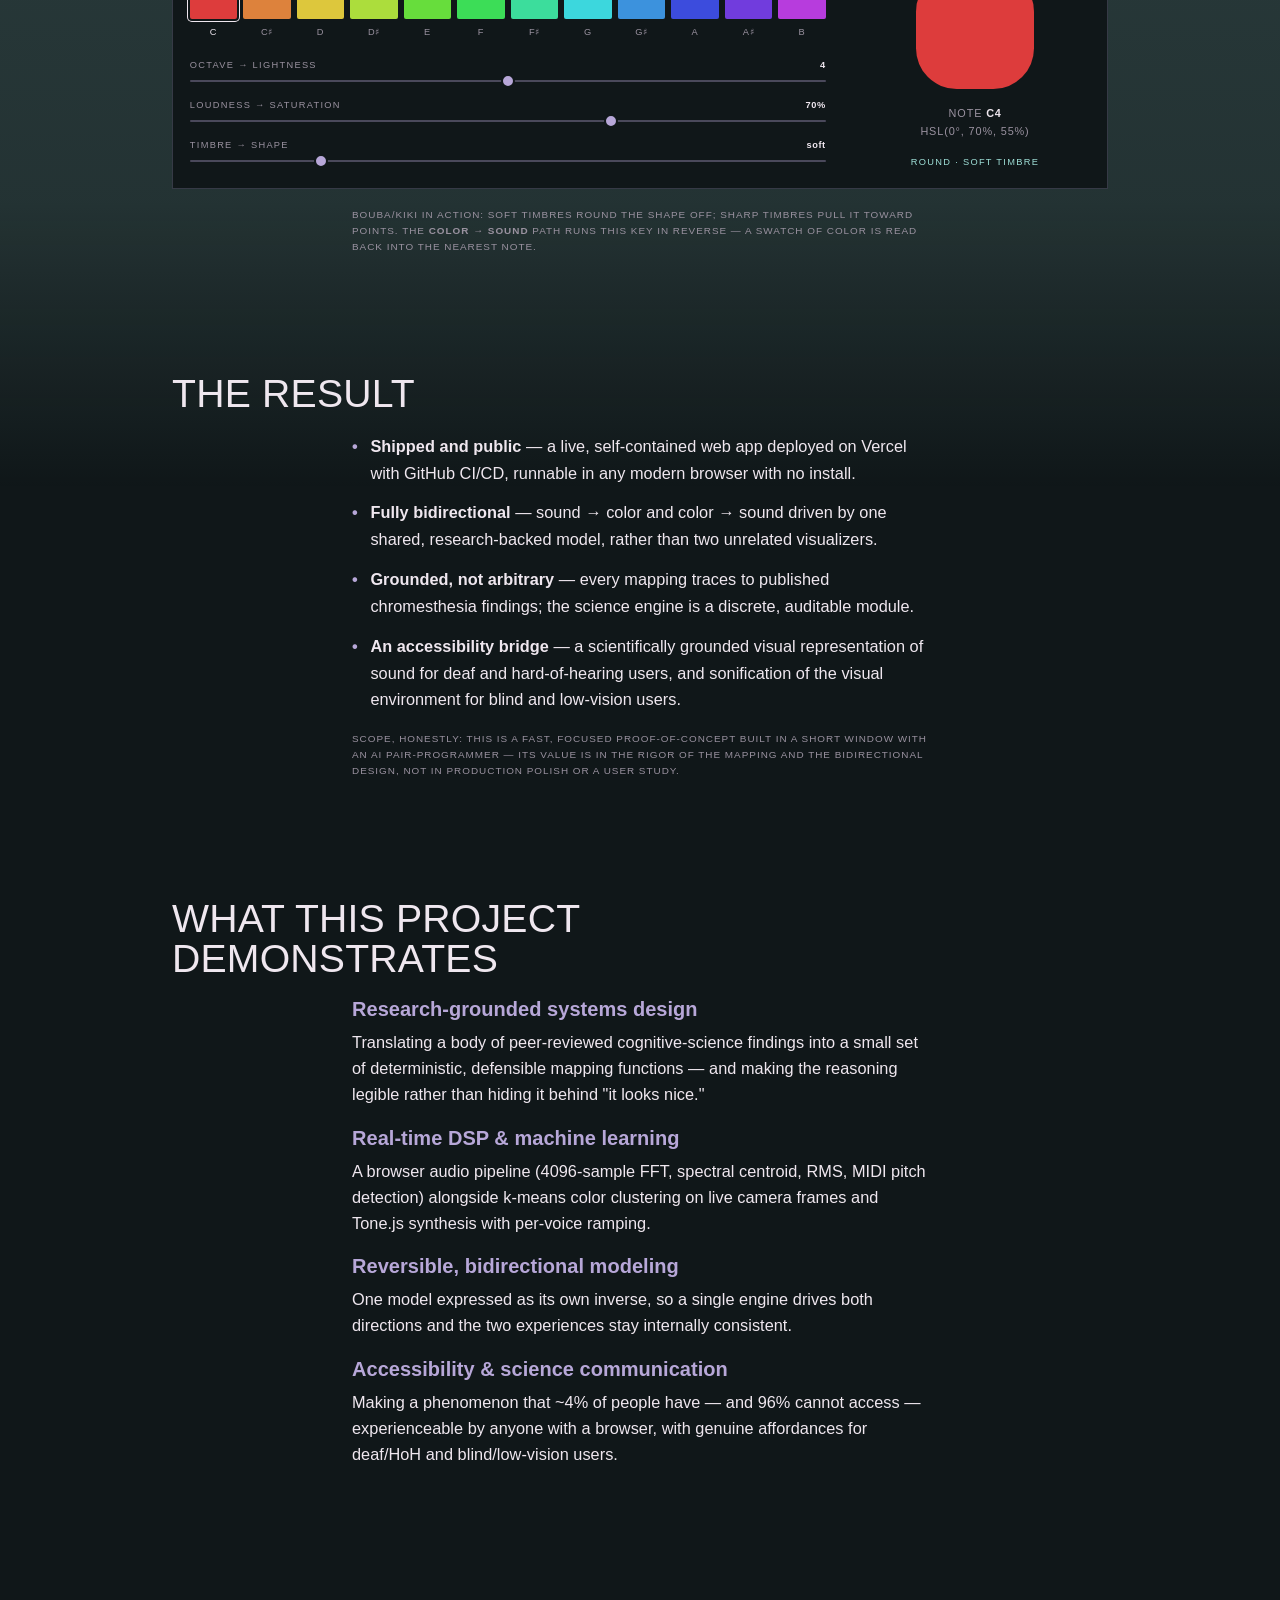
<file: work/synthetic-synesthesia.html>
<!DOCTYPE html>
<html lang="en">
<head>
<meta charset="UTF-8">
<meta name="viewport" content="width=device-width,initial-scale=1.0">
<title>Synthetic Synesthesia — Chaeyeon Kim</title>
<meta name="description" content="I make invisible internal states perceptible. Music, cognitive science, and data.">
<link rel="canonical" href="https://chaeyeonkim.me/work/synthetic-synesthesia.html">
<meta property="og:type" content="website">
<meta property="og:site_name" content="Chaeyeon Kim">
<meta property="og:title" content="Synthetic Synesthesia — Chaeyeon Kim">
<meta property="og:description" content="I make invisible internal states perceptible. Music, cognitive science, and data.">
<meta property="og:url" content="https://chaeyeonkim.me/work/synthetic-synesthesia.html">
<meta property="og:image" content="https://chaeyeonkim.me/og.png">
<meta property="og:image:type" content="image/png">
<meta property="og:image:width" content="1200">
<meta property="og:image:height" content="630">
<meta property="og:image:alt" content="Chaeyeon Kim">
<meta name="twitter:card" content="summary_large_image">
<meta name="twitter:title" content="Synthetic Synesthesia — Chaeyeon Kim">
<meta name="twitter:description" content="I make invisible internal states perceptible. Music, cognitive science, and data.">
<meta name="twitter:image" content="https://chaeyeonkim.me/og.png">
<meta name="twitter:image:alt" content="Chaeyeon Kim">
<link rel="icon" href="/favicon.ico" sizes="any">
<link rel="icon" type="image/png" sizes="32x32" href="/favicon-32.png">
<link rel="apple-touch-icon" sizes="180x180" href="/apple-touch-icon.png">
<link rel="stylesheet" href="./dive.css?v=36">
</head>
<body data-project="Synthetic Synesthesia" data-project-id="synthetic-synesthesia">
<a class="skip" href="#content">Skip to content</a>
<div class="grain" aria-hidden="true"></div>

<div class="mode-icons" aria-hidden="true">
  <div class="mode-icon" data-icon="music">
    <span class="ind"></span>
    <span class="lbl">Music</span>
  </div>
  <div class="mode-icon" data-icon="cog">
    <span class="ind"></span>
    <span class="lbl">CogSci</span>
  </div>
  <div class="mode-icon" data-icon="data">
    <span class="ind"></span>
    <span class="lbl">Data</span>
  </div>
</div>

<aside class="hud" id="hud">
  <div class="hud-rail" role="navigation" aria-label="Reading progress and sections" aria-expanded="false">
    <a class="hud-back" href="../index.html#work">← Work</a>
    <nav class="hud-nav" id="hud-nav"></nav>
  </div>
</aside>

<aside class="rail" id="rail">
  <div class="lp-dock" id="lp-dock" hidden>
    <div class="lp-disc" aria-hidden="true">
      <div class="lp-label"></div>
      <div class="lp-hole"></div>
    </div>
    <div class="lp-card">
      <div class="lp-kicker">now playing</div>
      <div class="lp-title">[ track ]</div>
      <label class="lp-vol">
        <span>vol</span>
        <input type="range" min="0" max="100" value="70" disabled>
      </label>
    </div>
  </div>

  <div class="memory" id="memory">
    <button class="memory-tab" type="button" aria-expanded="false" aria-controls="memory-panel" title="Memory">
      <canvas class="memory-wave" width="72" height="36" aria-hidden="true"></canvas>
      <span class="memory-count">00</span>
    </button>
    <div class="memory-panel" id="memory-panel">
      <header class="memory-head">
        <div class="kicker">Memory</div>
        <div class="sub">session-bound · flushes on disconnect</div>
        <button class="memory-copy" type="button">Copy nodes</button>
      </header>
      <div class="memory-map" id="memory-map"></div>
    </div>
    <div class="memory-bubble" id="memory-bubble" hidden>
      Drag and add text to your <strong>memory</strong>.
    </div>
    <div class="memory-reminder" id="memory-reminder" role="status" aria-hidden="true">Don't forget to copy me before you leave.</div>
  </div>
</aside>

<div class="sel-pop" id="sel-pop" hidden>
  <button type="button" id="sel-send">Send to memory</button>
</div>

<div class="term-warn" id="term-warn" hidden role="alertdialog" aria-labelledby="term-warn-msg">
  <div class="term-inner">
    <pre id="term-warn-msg">WARNING: Memory will be flushed. Copy your nodes before disconnecting.</pre>
    <div class="term-actions">
      <button type="button" data-term-copy>Copy nodes + Go back to homepage.</button>
      <button type="button" data-term-dismiss>Stay in session.</button>
    </div>
  </div>
</div>

<header class="hero">
  <canvas id="hero-wave" class="hero-wave" aria-hidden="true"></canvas>
  <div class="hero-copy">
    <h1>SYNTHETIC SYNESTHESIA</h1>
    <p class="subtitle">Turning Sound into Color, and Color into Sound</p>
    <p class="meta">Chaeyeon Kim · 2025</p>
    <p class="disciplines">Cognitive Science · Web Audio API · Machine Learning · React</p>
  </div>
</header>

<main class="dive" id="content">
  <section>
    <h2 id="tldr">TL;DR</h2>
    <p class="lede"><strong>Synthetic Synesthesia</strong> is a real-time web app that simulates <strong>chromesthesia</strong> — the form of synesthesia where sound is <em>seen</em> as color. It runs in both directions: aim it at sound and it paints; aim it at color and it plays. Every mapping rule is drawn from <strong>peer-reviewed research</strong>, not aesthetic guesswork.</p>
    <p>The <strong>Sound → Color</strong> direction reads your microphone with a live FFT, extracts pitch class, octave, loudness, and timbre, and maps each to hue, lightness, saturation, and shape on a glowing canvas. The <strong>Color → Sound</strong> direction points the camera at anything, pulls the dominant colors with k-means clustering, and reverse-maps them through the <em>same</em> model into a chord that shifts as you pan. One science engine, run forwards and backwards, so the simulation stays internally consistent.</p>
    <p class="cta-row">
      <a class="cta" href="https://synthetic-synesthesia-g21aip9dx-chaeyeon-minervaedus-projects.vercel.app" target="_blank" rel="noopener noreferrer">Launch the simulator</a>
      <a class="cta pending-ext">Code</a>
    </p>
    <p class="note">Synthetic Synesthesia runs entirely in your browser and asks for microphone and camera access. Nothing is recorded or uploaded — all analysis happens locally on your device.</p>
  </section>

  <section class="hue-cog" data-icons="cog" data-kind="cog">
    <h2 id="problem" class="h-cog">THE PROBLEM</h2>
    <div class="scenario-pin">
      <div class="scenario scenario-scroll">
        <p class="scenario-kicker" data-reveal>Think about this:</p>
        <p data-reveal>you hear a violin, or the letter A, or a single piano&nbsp;note.</p>
        <p data-reveal>For about <strong>one in twenty-five people</strong>, it has a color,</p>
        <p data-reveal>and the same sound calls up the same color every&nbsp;time.</p>
        <p data-reveal>The note might flash red; a higher octave, lighter.</p>
        <p data-reveal>For the other 96%, this entire experience is invisible.</p>
      </div>
    </div>
    <p>Chromesthesia is not random. Across studies, some sound–color links are strikingly systematic: <strong>higher pitch reads as lighter and brighter</strong>, louder sounds as more saturated, sharper timbres as more vivid, and pitch classes tend to fall along a rainbow from red to violet. These are real, measurable regularities in how brains bind hearing to sight.</p>
    <p>But almost every audio visualizer you've ever seen ignores this. It maps color to sound <strong>arbitrarily</strong> — whatever looks good — which means it <strong>scientifically misrepresents</strong> a genuine neurological phenomenon and reduces it to decoration.</p>
    <figure class="bio-loop is-center">
      <div class="kicker">The consensus from the literature</div>
      <div class="readout four" role="list" aria-label="Recurring sound-to-color tendencies from research">
        <div class="cell">
          <div class="k">Pitch → lightness</div>
          <div class="v">higher = lighter</div>
          <div class="d">Higher pitch → lighter / brighter color</div>
        </div>
        <div class="cell">
          <div class="k">Loudness → saturation</div>
          <div class="v">louder = richer</div>
          <div class="d">Louder / more energy → more saturated color</div>
        </div>
        <div class="cell">
          <div class="k">Timbre → brightness</div>
          <div class="v">sharper = brighter</div>
          <div class="d">Sharper timbre → brighter, higher-value color</div>
        </div>
        <div class="cell">
          <div class="k">Pitch class → hue</div>
          <div class="v">C ≈ red</div>
          <div class="d">Pitch class → hue along a red-to-violet rainbow</div>
        </div>
      </div>
    </figure>
    <p>There is no single universal "sound → color code" — exact palettes are deeply individual. But the <em>tendencies</em> are robust and probabilistic, which means they can be modeled. So the goal became: build a simulator where every rule is defensible, and let anyone step inside a perception they may never have had.</p>
  </section>

  <section class="hue-data" data-icons="cog data" data-kind="data">
    <div class="stack">
    <h2 id="solution" class="h-data">THE SOLUTION</h2>
    <p>I built a single, reversible science engine and wrapped it in two live, sensor-driven interfaces.</p>

    <h3>The pipeline</h3>
    <ol class="pipeline">
      <li>
        <span class="num">01</span>
        <div>
          <h4>Grounding in research</h4>
          <ul>
            <li>Surveyed the peer-reviewed chromesthesia literature (15+ studies across synesthetes and non-synesthetes).</li>
            <li>Extracted the <strong>consensus mappings</strong>: pitch class → hue, octave → lightness, loudness → saturation, spectral centroid → brightness, timbre → shape.</li>
            <li>Encoded each rule as a deterministic function in a custom <strong>chromesthesia.js</strong> module, with exponential smoothing to mirror how synesthetes report stable, consistent associations.</li>
          </ul>
        </div>
      </li>
      <li>
        <span class="num">02</span>
        <div>
          <h4>Sound → Color</h4>
          <ul>
            <li>Live microphone analysis via the <strong>Web Audio API</strong>: a 4096-sample FFT, spectral-centroid calculation, and RMS loudness.</li>
            <li>Pitch detected and converted to a MIDI note to recover <strong>pitch class</strong> (hue) and <strong>octave</strong> (lightness).</li>
            <li>Rendered on an HTML5 Canvas with device-pixel-ratio-aware drawing, trail effects, and shape generation driven by timbre.</li>
          </ul>
        </div>
      </li>
      <li>
        <span class="num">03</span>
        <div>
          <h4>Color → Sound</h4>
          <ul>
            <li>Camera frames sampled at ~4 FPS; the <strong>3–4 dominant colors</strong> extracted with custom <strong>k-means clustering</strong> (8 iterations).</li>
            <li>Each color is <strong>reverse-mapped</strong> back through the same model to recover musical notes.</li>
            <li>Played as a continuous chord with <strong>Tone.js</strong> — four independent sine synths with per-voice frequency ramping so the harmony glides rather than jumps as the camera pans.</li>
          </ul>
        </div>
      </li>
      <li>
        <span class="num">04</span>
        <div>
          <h4>Bidirectionality as the design</h4>
          <ul>
            <li>Both interfaces call the <strong>same</strong> engine, so the two directions are inverses of each other rather than two separate demos.</li>
            <li>A given note produces a color that, fed back through the camera path, resolves toward that same note — the simulation is self-consistent by construction.</li>
          </ul>
        </div>
      </li>
    </ol>
    </div>
  </section>

  <section class="hue-data" data-icons="music data" data-kind="data">
    <h2 id="mapping" class="h-data">THE MAPPING</h2>
    <p>This is the engine, made playable. Pick a pitch class to set the <strong>hue</strong>, then move octave, loudness, and timbre to hear — in color — how the model translates a sound. Every rule below is the one running live in the app.</p>

    <div class="chroma" id="chroma">
      <div class="chroma-head">
        <div class="cap">sound → color · mapping key</div>
        <div class="sub">grounded in Chiou 2013 · Sun 2018 · Anikin &amp; Johansson 2018 · Orlandatou 2015</div>
      </div>
      <div class="chroma-stage">
        <div class="chroma-panel">
          <div class="semi-row" id="semi-row" role="group" aria-label="Pitch class to hue"></div>
          <div class="chroma-controls">
            <label class="ctrl">
              <span class="ctrl-top">Octave → lightness <b id="v-oct">4</b></span>
              <input type="range" id="s-oct" min="1" max="7" step="1" value="4" aria-label="Octave">
            </label>
            <label class="ctrl">
              <span class="ctrl-top">Loudness → saturation <b id="v-loud">70%</b></span>
              <input type="range" id="s-loud" min="10" max="100" step="1" value="70" aria-label="Loudness">
            </label>
            <label class="ctrl">
              <span class="ctrl-top">Timbre → shape <b id="v-tim">soft</b></span>
              <input type="range" id="s-tim" min="0" max="100" step="1" value="20" aria-label="Timbre from soft to sharp">
            </label>
          </div>
        </div>
        <div class="chroma-out">
          <div class="out-shape" id="out-shape" aria-hidden="true"></div>
          <div class="out-read" id="out-read">note <b>C4</b><br>hsl(0°, 70%, 55%)</div>
          <div class="out-note" id="out-note">round · soft timbre</div>
        </div>
      </div>
    </div>
    <p class="note">Bouba/kiki in action: soft timbres round the shape off; sharp timbres pull it toward points. The <strong>Color → Sound</strong> path runs this key in reverse — a swatch of color is read back into the nearest note.</p>
  </section>

  <section>
    <h2 id="result" class="h-strong">THE RESULT</h2>
    <ul class="bullets">
      <li><strong>Shipped and public</strong> — a live, self-contained web app deployed on Vercel with GitHub CI/CD, runnable in any modern browser with no install.</li>
      <li><strong>Fully bidirectional</strong> — sound → color and color → sound driven by one shared, research-backed model, rather than two unrelated visualizers.</li>
      <li><strong>Grounded, not arbitrary</strong> — every mapping traces to published chromesthesia findings; the science engine is a discrete, auditable module.</li>
      <li><strong>An accessibility bridge</strong> — a scientifically grounded visual representation of sound for deaf and hard-of-hearing users, and sonification of the visual environment for blind and low-vision users.</li>
    </ul>
    <p class="note">Scope, honestly: this is a fast, focused proof-of-concept built in a short window with an AI pair-programmer — its value is in the rigor of the mapping and the bidirectional design, not in production polish or a user study.</p>
  </section>

  <section>
    <h2 id="demonstrates" class="h-strong">WHAT THIS PROJECT DEMONSTRATES</h2>
    <ul class="demo-list">
      <li>
        <h3>Research-grounded systems design</h3>
        <p>Translating a body of peer-reviewed cognitive-science findings into a small set of deterministic, defensible mapping functions — and making the reasoning legible rather than hiding it behind "it looks nice."</p>
      </li>
      <li>
        <h3>Real-time DSP &amp; machine learning</h3>
        <p>A browser audio pipeline (4096-sample FFT, spectral centroid, RMS, MIDI pitch detection) alongside k-means color clustering on live camera frames and Tone.js synthesis with per-voice ramping.</p>
      </li>
      <li>
        <h3>Reversible, bidirectional modeling</h3>
        <p>One model expressed as its own inverse, so a single engine drives both directions and the two experiences stay internally consistent.</p>
      </li>
      <li>
        <h3>Accessibility &amp; science communication</h3>
        <p>Making a phenomenon that ~4% of people have — and 96% cannot access — experienceable by anyone with a browser, with genuine affordances for deaf/HoH and blind/low-vision users.</p>
      </li>
    </ul>
  </section>
</main>

<script src="./dive-hud.js?v=22"></script>
<script src="./dive-waves.js?v=17"></script>
<script src="./dive-memory.js?v=20"></script>
<script src="./dive-player.js?v=17"></script>
<script src="./dive-synesthesia.js?v=1"></script>
</body>
</html>
</file>
<file: more/styles.css>
:root{
  --iris:#101719;
  --iris-soft:#1a2226;
  --bone:#EFE7EF;
  --bone-dim:#9a92a0;
  --hair:rgba(183,167,216,0.18);
  --amaranth-lit:#c9436a;
  --grape-lit:#8f8fd0;
  --data:#9fe0d8;
  --lav:#B7A7D8;
  --font:"Helvetica Neue",Helvetica,Arial,sans-serif;
}
*{box-sizing:border-box}
html{scroll-behavior:smooth}
body{
  margin:0;
  min-height:100vh;
  background:
    radial-gradient(ellipse at 12% 8%,rgba(143,143,208,.10),transparent 32%),
    radial-gradient(ellipse at 86% 52%,rgba(201,67,106,.06),transparent 30%),
    linear-gradient(145deg,#0b1012,var(--iris) 52%,#0c1215);
  color:var(--bone);
  font-family:var(--font);
  -webkit-font-smoothing:antialiased;
  overflow-x:hidden;
}
body::before,body::after{
  content:"";position:fixed;inset:0;pointer-events:none;z-index:-1;opacity:.34;
  background-repeat:no-repeat;background-size:100% 100%;
}
body::before{background-image:url("data:image/svg+xml,%3Csvg xmlns='http://www.w3.org/2000/svg' viewBox='0 0 1600 900'%3E%3Cpath d='M-60 710 C170 520 300 790 520 650 S850 430 1060 600 S1380 800 1660 570' fill='none' stroke='%23b7a7d8' stroke-opacity='.20' stroke-width='1'/%3E%3Cpath d='M-50 738 C180 550 300 815 525 678 S855 455 1065 625 S1390 820 1665 598' fill='none' stroke='%23b7a7d8' stroke-opacity='.10' stroke-width='1'/%3E%3C/svg%3E")}
body::after{background-image:url("data:image/svg+xml,%3Csvg xmlns='http://www.w3.org/2000/svg' viewBox='0 0 1600 900'%3E%3Cpath d='M-20 260 C180 80 300 310 500 175 S820 40 1020 170 S1370 330 1630 125' fill='none' stroke='%238f8fd0' stroke-opacity='.14' stroke-width='1'/%3E%3C/svg%3E")}
button,a{font:inherit;color:inherit}
button{cursor:pointer}
a{text-decoration:none}
.more-nav{
  position:relative;
  z-index:20;
  display:flex;
  align-items:center;
  width:min(1540px,calc(100% - 44px));
  margin:0 auto;
  padding:22px 2px 8px;
  min-height:58px;
}
.back-work{
  position:static;
  display:inline-flex;
  align-items:center;
  font-size:.72rem;letter-spacing:.12em;text-transform:uppercase;
  color:var(--bone-dim);opacity:.8;transition:opacity .2s,color .2s
}
.back-work:hover{opacity:1;color:var(--bone)}
.shell{width:min(1540px,calc(100% - 44px));margin:18px auto 44px}
.top-grid{
  display:grid;
  grid-template-columns:minmax(0,1.34fr) minmax(460px,.96fr);
  gap:22px;
  align-items:stretch;
  min-height:820px;
}

.panel{
  border:1px solid rgba(183,167,216,.48);
  background:linear-gradient(135deg,rgba(16,23,25,.94),rgba(14,20,23,.88));
  box-shadow:inset 0 0 40px rgba(183,167,216,.025),0 12px 36px rgba(0,0,0,.12);
}
/* LEFT PROJECT VIEWER */
.deep-dive{height:100%;display:flex;flex-direction:column;min-width:0}
.panel-header,
.section-header{
  display:flex;justify-content:space-between;align-items:center;
  gap:20px;min-height:74px;
  padding:20px 22px 16px;border-bottom:1px solid var(--hair)
}
.section-header h2{
  font-size:1.35rem;line-height:1.1;letter-spacing:.12em;text-transform:uppercase
}
.now-playing-header h2{
  margin:0;
  font-size:1.85rem;
  line-height:1;
  letter-spacing:.14em;
  text-transform:uppercase;
  font-weight:500;
  color:var(--bone);
}
.eyebrow{font-size:.72rem;letter-spacing:.32em;color:var(--bone-dim);text-transform:uppercase}
.viewer-title{font-size:.72rem;letter-spacing:.08em;text-transform:uppercase;margin-top:8px;color:var(--bone)}
.viewer-title .dash{color:var(--bone-dim);margin:0 8px}
.viewer-title #viewerSub{color:var(--lav)}
.icon-button{
  width:48px;height:48px;border:1px solid var(--lav);border-radius:50%;
  display:grid;place-items:center;background:transparent;color:var(--bone);font-size:22px;
  transition:.2s ease
}
.icon-button:hover{box-shadow:0 0 20px rgba(183,167,216,.18);background:rgba(183,167,216,.08)}
.link-strip{display:flex;gap:9px;flex-wrap:wrap;padding:14px 22px;border-bottom:1px solid var(--hair);min-height:64px}
.link-card{
  display:flex;align-items:center;gap:18px;justify-content:space-between;
  min-width:165px;padding:9px 12px;border:1px solid var(--hair);
  background:rgba(26,34,38,.38);transition:.2s ease
}
.link-card:hover{border-color:rgba(183,167,216,.55);background:rgba(183,167,216,.07)}
.link-card span{font-size:.7rem;letter-spacing:.06em;text-transform:uppercase}
.link-card b{font-size:16px;font-weight:400;color:var(--lav)}
.link-empty{font-size:.7rem;color:var(--bone-dim);padding:8px 0}
.star-block{padding:32px 28px 30px;flex:1;display:flex;flex-direction:column}
.project-heading-row{display:grid;grid-template-columns:1fr auto;gap:24px;align-items:end;margin-bottom:30px}
h1,h2{margin:0;font-family:var(--font);font-weight:400}
h1{font-size:1.7rem;line-height:1;margin-bottom:14px;letter-spacing:.02em;text-transform:uppercase}
h2{font-size:1.35rem;line-height:1.1;letter-spacing:.12em;text-transform:uppercase}
.year-mark{font-size:.72rem;letter-spacing:.14em;color:var(--lav);padding-bottom:3px}
.tag-row,.mini-tags,.artifact-tags{display:flex;gap:7px;flex-wrap:wrap}
.tag{
  display:inline-flex;align-items:center;border:1px solid var(--hair);
  padding:5px 9px;border-radius:999px;font-size:.58rem;letter-spacing:.08em;
  text-transform:uppercase;color:var(--bone-dim);background:transparent
}
.tag.music{border-color:rgba(201,67,106,.72);color:#e26a89}
.tag.cognition{border-color:rgba(143,143,208,.72);color:#aaaadd}
.tag.technology{border-color:rgba(159,224,216,.72);color:#a8e9e1}
.star-grid{border-top:1px solid var(--hair)}
.star-row{
  display:grid;grid-template-columns:112px 1fr;gap:22px;
  padding:17px 0;border-bottom:1px solid var(--hair)
}
.star-label{font-size:.64rem;letter-spacing:.14em;color:var(--lav);text-transform:uppercase}
.star-row p{margin:0;color:var(--bone);font-size:.9rem;line-height:1.6;max-width:850px}
/* RIGHT COLUMN */
.collections{height:100%;min-height:0;display:flex;flex-direction:column;overflow:hidden}
.text-button{background:none;border:0;color:var(--bone-dim);font-size:.7rem;letter-spacing:.06em;text-transform:uppercase;white-space:nowrap}
.text-button span{font-size:16px;margin-left:7px;color:var(--lav)}
.collection-list{padding:0 16px 12px;overflow:auto}
.collection-card{
  position:relative;width:100%;display:grid;grid-template-columns:82px 1fr 40px;
  gap:12px;align-items:center;text-align:left;border:1px solid var(--hair);
  background:rgba(26,34,38,.38);padding:7px;margin-top:9px;transition:.2s ease
}
.collection-card:hover{border-color:rgba(183,167,216,.52);background:rgba(183,167,216,.05)}
.collection-art{
  height:65px;border:1px solid var(--hair);overflow:hidden;display:grid;place-items:center;
  background:radial-gradient(circle at 45% 45%,rgba(183,167,216,.30),transparent 15%),linear-gradient(135deg,#101719,#202b2d)
}
.collection-art span{font-size:42px;color:var(--lav);opacity:.62}
.art-1{background:radial-gradient(circle at 48% 40%,rgba(143,143,208,.42),transparent 12%),#101719}
.art-2{background:repeating-linear-gradient(165deg,transparent 0 12px,rgba(183,167,216,.09) 13px 14px),#101719}
.art-3{background:radial-gradient(ellipse at 50% 30%,rgba(201,67,106,.30),transparent 24%),#101719}
.art-4{background:repeating-radial-gradient(ellipse at center,rgba(183,167,216,.10) 0 1px,transparent 2px 11px),#101719}
.collection-name{font-size:.9rem;line-height:1.25;letter-spacing:.01em}
.collection-meta{font-size:.7rem;line-height:1.45;color:var(--bone-dim);margin:4px 0 7px}
.round-arrow{width:40px;height:40px;border:1px solid var(--hair);border-radius:50%;display:grid;place-items:center;background:transparent;font-size:13px;color:var(--lav)}
/* ARTIFACT INDEX */
.artifact-panel{
  width:100%;
  min-height:0;
  display:flex;
  flex-direction:column;
  overflow:hidden;
  padding:0 16px 14px;
  margin-top:22px;
}
.artifact-header{margin:0 -16px 10px;padding-left:20px;padding-right:20px}
.filter-controls{display:flex;align-items:center;gap:9px;width:100%;margin-bottom:8px;min-width:0}
.filter{
  padding:6px 15px;border:1px solid var(--hair);border-radius:999px;
  background:transparent;color:var(--bone-dim);font-size:.7rem;letter-spacing:.06em;text-transform:uppercase
}
.filter.active,.filter:hover{background:var(--lav);color:var(--iris);border-color:var(--lav)}
.active-filters{min-height:0}
.filter-note{display:inline-flex;align-items:center;gap:8px;border:1px solid var(--hair);padding:5px 9px;margin-bottom:8px;font-size:.62rem;color:var(--bone-dim)}
.filter-note button{border:0;background:none;color:var(--bone);font-size:15px;line-height:1}

.keyword-chip{border:1px solid var(--hair);border-radius:999px;background:transparent;color:var(--bone-dim);padding:5px 9px;font-size:.58rem;letter-spacing:.08em;text-transform:uppercase}
.keyword-chip:hover,.keyword-chip.active{border-color:var(--lav);color:var(--bone);background:rgba(183,167,216,.08)}
.keyword-chip.music{border-color:rgba(201,67,106,.48)}
.keyword-chip.cognition{border-color:rgba(143,143,208,.48)}
.keyword-chip.technology{border-color:rgba(159,224,216,.48)}
.artifact-list{display:grid;gap:5px;overflow:auto;padding-right:2px}
.artifact{border:1px solid var(--hair);background:rgba(26,34,38,.28)}
.artifact.selected{border-color:rgba(183,167,216,.58);background:rgba(183,167,216,.04)}
.artifact-main{width:100%;display:grid;grid-template-columns:28px minmax(150px,1fr) minmax(150px,auto) 20px;gap:10px;align-items:center;text-align:left;border:0;background:none;padding:8px}
.artifact-marker{width:24px;height:24px;border:1px solid var(--hair);border-radius:50%;display:grid;place-items:center;font-size:15px;color:var(--bone)}
.artifact-copy{display:grid;gap:3px;min-width:0}
.artifact-copy strong{font-size:.78rem;font-weight:400;line-height:1.2}
.artifact-copy small{font-size:.56rem;letter-spacing:.06em;color:var(--bone-dim);text-transform:uppercase;white-space:nowrap;overflow:hidden;text-overflow:ellipsis}
.artifact-tags{justify-content:flex-end}
.artifact-chevron{color:var(--lav);font-size:14px}
.artifact-expanded{display:flex;justify-content:space-between;align-items:center;gap:12px;border-top:1px solid var(--hair);padding:8px 10px 9px 46px}
.expanded-links{display:flex;gap:12px;flex-wrap:wrap}
.expanded-links a{font-size:.58rem;letter-spacing:.06em;text-transform:uppercase;color:var(--lav)}
.deep-dive-button{border:1px solid var(--hair);background:transparent;padding:6px 9px;color:var(--bone);font-size:.58rem;letter-spacing:.08em;text-transform:uppercase}
/* compact height */
@media (max-height:720px) and (min-width:701px){
  .top-grid{min-height:680px}
  h1{font-size:1.4rem}
  .star-row p{font-size:.82rem}
  .star-block{padding-top:24px}
}
@media (max-width:1050px){
  .top-grid{grid-template-columns:1fr;min-height:0}
  .deep-dive{height:auto;min-height:700px}
  .collections{height:auto;min-height:520px}
  .artifact-panel{min-height:520px}
}
@media (max-width:700px){
  .more-nav,.shell{width:calc(100% - 20px)}
  .more-nav{padding-top:16px}
  .shell{margin:8px auto 28px}
  .top-grid{gap:14px}
  .panel-header,.section-header{padding:15px 15px 14px}
  .star-block{padding:22px 15px}
  .link-strip{padding:10px 13px}
  .link-card{min-width:0;flex:1}
  h1{font-size:1.4rem}
  .star-row{grid-template-columns:1fr;gap:7px}
  .collection-card{grid-template-columns:68px 1fr 38px}
  .collection-art{height:60px}
  .artifact-main{grid-template-columns:26px 1fr 20px}
  .artifact-tags{display:none}
  .artifact-expanded{padding-left:42px;align-items:flex-start;flex-direction:column}
}

/* NOW PLAYING waveform */
.now-playing-header{
  align-items:center;
}
.waveform{
  height:38px;
  min-width:190px;
  display:flex;
  align-items:center;
  justify-content:flex-end;
  gap:3px;
  overflow:hidden;
}
.waveform span{
  width:2px;
  height:8px;
  background:var(--lav);
  opacity:.42;
  transform-origin:center;
  animation:waveIdle 1.25s ease-in-out infinite;
}
.waveform span:nth-child(2n){animation-delay:-.18s}
.waveform span:nth-child(3n){animation-delay:-.42s}
.waveform span:nth-child(4n){animation-delay:-.66s}
.waveform span:nth-child(5n){animation-delay:-.88s}
.waveform.playing span{animation-duration:.7s;opacity:.9}
@keyframes waveIdle{
  0%,100%{transform:scaleY(.35)}
  50%{transform:scaleY(1)}
}
@media (prefers-reduced-motion:reduce){
  .waveform span{animation:none;transform:scaleY(.6)}
}

/* Keywords are the only taxonomy shown on project rows */
.artifact-copy strong{margin-bottom:2px}
.artifact-tags{max-width:70%;}

/* Keyword color system */
.keyword-chip.music,
.artifact .tag.music{
  border-color:rgba(201,67,106,.75);
  color:var(--amaranth-lit);
}
.keyword-chip.cognition,
.artifact .tag.cognition{
  border-color:rgba(143,143,208,.75);
  color:var(--grape-lit);
}
.keyword-chip.technology,
.artifact .tag.technology{
  border-color:rgba(159,224,216,.75);
  color:var(--data);
}
.keyword-chip.music.active{background:rgba(201,67,106,.14)}
.keyword-chip.cognition.active{background:rgba(143,143,208,.14)}
.keyword-chip.technology.active{background:rgba(159,224,216,.14)}

/* Final interaction/layout fixes */
.collection-list{display:flex;flex-direction:column;gap:9px;overflow:visible}
.collection-card{margin-top:0}
.collection-copy{min-width:0}
.collection-name{color:var(--bone);font-size:.95rem}
.collection-meta{max-width:520px}
.artifact-panel{min-height:0;overflow:visible}
.artifact-list{overflow:visible}
/* Latest layout fixes */
.collection-list{
  padding:10px 16px 16px;
  gap:9px;
}
.collection-card{
  min-height:70px;
}
.filter-controls{
  display:flex;
  align-items:center;
  gap:9px;
  width:100%;
  min-width:0;
  margin-bottom:8px;
}
.filter-bar{
  display:flex;
  align-items:center;
  gap:9px;
  flex:0 0 auto;
  margin:0;
}
.keyword-cloud{
  display:flex;
  align-items:center;
  flex:1 1 auto;
  min-width:0;
  gap:6px;
  flex-wrap:nowrap;
  justify-content:flex-start;
  overflow-x:auto;
  overflow-y:hidden;
  white-space:nowrap;
  margin:0;
  padding:2px 0 3px;
  max-height:none;
  scrollbar-width:thin;
}
.keyword-chip{
  flex:0 0 auto;
}
.artifact-main{
  grid-template-columns:28px minmax(150px,1fr) minmax(0,auto) 20px;
}
.artifact-tags{
  justify-content:flex-end;
  align-items:center;
  flex-wrap:nowrap;
  max-width:none;
  min-width:0;
  overflow:hidden;
  white-space:nowrap;
}
.artifact-tags .tag{flex:0 0 auto}
.artifact-copy{min-width:0}
.artifact-chevron{justify-self:end}
@media (max-width:1050px){
  .collection-list{padding-top:10px}
  .filter-controls{gap:8px}
  .keyword-cloud{justify-content:flex-start}
}
</file>
<file: work/dive.css>
:root{
  --iris:#101719;
  --iris-soft:#1a2226;
  --grape:#6767A2;
  --grape-lit:#8f8fd0;
  --amaranth:#8C183E;
  --amaranth-lit:#c9436a;
  --lav:#B7A7D8;
  --bone:#EFE7EF;
  --bone-dim:#9a92a0;
  --hair:rgba(183,167,216,0.18);
  --data:#9fe0d8;
  --ease:cubic-bezier(.22,.7,.25,1);
  --ease-snap:cubic-bezier(.2,.8,.3,1);
  --space-2xs:0.25rem;
  --space-xs:0.5rem;
  --space-sm:0.8rem;
  --space-md:1.15rem;
  --space-lg:1.75rem;
  --space-xl:2.75rem;
  --space-2xl:3.75rem;
  --space-3xl:5.5rem;
  --measure:36rem;
  --measure-narrow:24rem;
  --well:68rem;
  --indent:1.15rem;
  --col-gap:var(--space-lg);
  --stagger:0.42rem;
  --nav-offset:7.25rem;
  --hud-col:3.5rem;
  --rail-col:9.5rem;
  --gutter-left:max(6.25rem, calc(var(--hud-col) + 2.4rem));
  --gutter-right:max(9.25rem, calc(var(--rail-col) + 1.25rem));
}
*{margin:0;padding:0;box-sizing:border-box}
html{scroll-behavior:smooth}
body{
  background:var(--iris);color:var(--bone);
  font-family:"Helvetica Neue",Helvetica,Arial,-apple-system,sans-serif;
  -webkit-font-smoothing:antialiased;line-height:1.6;
  font-size:1.02rem;font-weight:400;letter-spacing:0.002em;
  overflow-x:clip;
}
a{color:var(--lav);text-decoration:none}
a:hover{color:var(--bone)}
a:focus-visible{outline:2px solid var(--lav);outline-offset:4px}

.grain{position:fixed;inset:0;z-index:1;opacity:0.05;pointer-events:none;
  background-image:url("data:image/svg+xml,%3Csvg xmlns='http://www.w3.org/2000/svg' width='120' height='120'%3E%3Cfilter id='n'%3E%3CfeTurbulence type='fractalNoise' baseFrequency='0.9' numOctaves='2'/%3E%3C/filter%3E%3Crect width='100%25' height='100%25' filter='url(%23n)'/%3E%3C/svg%3E")}

.skip{
  position:absolute;left:-999px;top:0;
  font-family:"Helvetica Neue",Helvetica,Arial,-apple-system,sans-serif;font-size:0.68rem;letter-spacing:0.14em;text-transform:uppercase;
  background:var(--iris);color:var(--bone);padding:0.6rem 1rem;z-index:30;
}
.skip:focus{left:1rem;top:1rem}

/* ===== floating mode icons (placeholders) ===== */
/* Full-width blackish wash so Music / CogSci / Data stay readable over the hero waves. */
.mode-icons{
  position:fixed;top:0;left:0;right:0;transform:none;
  z-index:16;display:flex;justify-content:center;gap:2.4rem;pointer-events:none;
  padding:1.2rem 2rem 2.6rem;
  background:
    radial-gradient(ellipse 28rem 4.4rem at 50% 1.35rem, rgba(4,6,8,0.9) 0%, rgba(4,6,8,0.4) 55%, rgba(4,6,8,0) 72%),
    linear-gradient(180deg,
      rgba(4,6,8,0.88) 0%,
      rgba(4,6,8,0.52) 44%,
      rgba(4,6,8,0.16) 76%,
      rgba(4,6,8,0) 100%);
}
.mode-icon{
  display:flex;flex-direction:column;align-items:center;gap:0.5rem;
  opacity:0.4;transform:scale(1);
  transition:opacity .35s var(--ease),transform .35s var(--ease-snap);
}
.mode-icon .ind{
  width:24px;height:24px;flex:0 0 24px;
  border:1.5px solid var(--bone-dim);background:transparent;
  image-rendering:pixelated;
  transition:background .25s,border-color .25s,box-shadow .25s,width .3s,height .3s;
}
.mode-icon .lbl{
  font-family:"Helvetica Neue",Helvetica,Arial,-apple-system,sans-serif;font-size:0.64rem;letter-spacing:0.18em;
  text-transform:uppercase;color:var(--bone-dim);
}
.mode-icon.is-lit{opacity:1;transform:scale(1.2)}
.mode-icon.is-lit .ind{
  width:29px;height:29px;flex:0 0 29px;
  background:var(--acc);border-color:var(--acc);box-shadow:0 0 14px var(--acc);
}
.mode-icon.is-lit .lbl{color:var(--bone)}
.mode-icon[data-icon="music"]{--acc:var(--amaranth-lit)}
.mode-icon[data-icon="cog"]{--acc:var(--grape-lit)}
.mode-icon[data-icon="data"]{--acc:var(--data)}

/* ===== HUD: vertical progress + nav ===== */
.hud{position:fixed;inset:0 auto 0 0;z-index:20;pointer-events:none}
.hud-rail{
  position:absolute;top:0;left:0;bottom:0;width:3.4rem;
  pointer-events:auto;
  transition:width .4s var(--ease), background .4s var(--ease);
}
.hud.is-open .hud-rail,
.hud-rail:hover{width:18rem;background:linear-gradient(90deg,rgba(16,23,25,.92) 0%,rgba(16,23,25,.55) 70%,transparent 100%)}
.hud-track,
.hud-fill,
.hud-dot{
  display:none;
}
.hud-back{
  position:absolute;top:1.2rem;left:0.7rem;
  font-family:"Helvetica Neue",Helvetica,Arial,-apple-system,sans-serif;
  font-size:clamp(0.98rem,1.35vw,1.18rem);font-weight:700;letter-spacing:0.12em;text-transform:uppercase;
  color:var(--bone);opacity:1;transform:none;pointer-events:auto;
  transition:color .2s;
  z-index:3;
  line-height:1.1;
  padding:0.28rem 0.4rem;
  text-shadow:0 0 14px rgba(16,23,25,.95),0 1px 0 rgba(16,23,25,.85);
  white-space:nowrap;
}
.hud-back:hover{color:var(--lav)}
.hud-nav{
  position:absolute;top:5.6rem;bottom:10vh;left:2.15rem;right:1rem;
  opacity:0;transform:translateX(-12px);pointer-events:none;
  transition:opacity .35s var(--ease),transform .35s var(--ease);
}
.hud.is-open .hud-nav,
.hud-rail:hover .hud-nav{opacity:1;transform:none;pointer-events:auto}
.hud-nav a{
  position:absolute;left:0;max-width:14rem;
  font-family:"Helvetica Neue",Helvetica,Arial,-apple-system,sans-serif;font-size:0.6rem;letter-spacing:0.14em;text-transform:uppercase;
  color:var(--bone-dim);line-height:1.25;transform:translateY(-50%);
  transition:color .25s,text-shadow .25s;
}
.hud-nav a.is-current{
  color:var(--bone);
  text-shadow:0 0 12px rgba(183,167,216,.5);
}
.hud-nav a:hover{color:var(--lav)}

/* ===== hero with landing waves ===== */
.hero{
  position:relative;z-index:2;
  min-height:100vh;width:100%;
  display:flex;align-items:center;justify-content:center;
  padding:7.5rem var(--gutter-right) 4.5rem var(--gutter-left);overflow:hidden;
}
.hero-wave{position:absolute;inset:0;width:100%;height:100%;display:block;z-index:0;pointer-events:none}
.hero-copy{
  position:relative;z-index:1;width:min(var(--measure),100%);
  margin-inline:auto;padding-bottom:1.5rem;
}
.hero h1{
  font-family:"Helvetica Neue",Helvetica,Arial,-apple-system,sans-serif;
  font-weight:400;font-size:clamp(2.6rem,8vw,5.6rem);line-height:0.92;
  letter-spacing:0.01em;color:var(--bone);margin:0 0 1.1rem;
}
.subtitle{
  font-family:"Helvetica Neue",Helvetica,Arial,-apple-system,sans-serif;
  font-size:clamp(1.15rem,2.4vw,1.55rem);font-weight:700;line-height:1.3;
  color:var(--lav);margin-bottom:1.4rem;
}
.meta,.disciplines{
  font-family:"Helvetica Neue",Helvetica,Arial,-apple-system,sans-serif;font-size:0.68rem;letter-spacing:0.12em;
  text-transform:uppercase;color:var(--bone-dim);margin-bottom:0.55rem;
}
.disciplines{margin-bottom:1.8rem;letter-spacing:0.08em;text-transform:none}
/* ===== page ===== */
.dive{
  position:relative;z-index:2;
  width:100%;
  margin:0 auto;
  padding:var(--space-md) 0 var(--space-3xl);
}
/* Copy sits in a centered measure column (left edges of paragraphs line up).
   Interactive / media boxes are independently centered, and may run wider. */
section{
  --page-gutter:max(var(--gutter-left),var(--gutter-right));
  padding:var(--space-2xl) max(var(--page-gutter), calc((100% - var(--well)) / 2));
  position:relative;
}
section:last-of-type{padding-bottom:var(--space-3xl)}
.dive > section > *{
  max-width:var(--measure);
  width:100%;
  margin-left:auto;margin-right:auto;
  text-align:left;
}
.dive > section > .bio-loop,
.dive > section > .tracks-wrap,
.dive > section > .award-row,
.dive > section > .stat-row,
.dive > section > .sig,
.dive > section > .readout,
.dive > section > .ix,
.dive > section > .ix-wide,
.dive > section > .viz-row,
.dive > section > .split,
.dive > section > .problem-split,
.dive > section > .pipeline.has-media,
.dive > section > .cta-row:has(.embed-yt),
.dive > section > .track-notes,
.dive > section > .result-row,
.dive > section > .film-still,
.dive > section > .img-ph,
.dive > section > .id-cards,
.dive > section > .triptych{
  max-width:min(var(--well),100%);
  width:100%;
  margin-left:auto;margin-right:auto;
}
.dive > section > .scenario-pin,
.dive > section > .scenario,
.dive > section > .chroma,
.dive > section > .bio-loop.is-center{
  max-width:min(var(--well),100%);
  width:100%;
  margin-left:auto;margin-right:auto;
}
.dive > section > .wings-still{
  max-width:min(42rem,100%);
  width:100%;
  margin-left:auto;margin-right:auto;
}
.stack{
  width:min(var(--well),100%);
  max-width:var(--well);
  margin-left:auto;margin-right:auto;
}
.dive > section > .stack{
  max-width:var(--well);width:min(var(--well),100%);
  margin-left:auto;margin-right:auto;
}
.stack > h2,
.stack > p,
.stack > ul,
.stack > .lede,
.stack > .note,
.stack > .cta-row,
.stack > .toggle,
.stack > .pipeline,
.stack > .demo-list,
.stack > .bullets{
  max-width:var(--measure);
  width:100%;
  margin-left:auto;margin-right:auto;
  text-align:left;
}
.stack > .pipeline.has-media,
.stack > .split,
.stack > .bio-loop,
.stack > .tracks-wrap,
.stack > .viz-row,
.stack > .stat-row,
.stack > .sig,
.stack > .chroma,
.stack > .readout,
.stack > .ix,
.stack > .ix-wide,
.stack > .film-still,
.stack > .img-ph,
.stack > .id-cards,
.stack > .triptych,
.stack > .cta-row:has(.embed-yt){
  max-width:100%;width:100%;
  margin-left:auto;margin-right:auto;
}
.section-kicker{
  font-family:"Helvetica Neue",Helvetica,Arial,-apple-system,sans-serif;font-size:0.62rem;letter-spacing:0.16em;
  text-transform:uppercase;color:var(--lav);margin:0 0 0.45rem;font-weight:700;
}
.ix .kicker{
  font-family:"Helvetica Neue",Helvetica,Arial,-apple-system,sans-serif;font-size:0.62rem;letter-spacing:0.16em;
  text-transform:uppercase;color:var(--lav);margin-bottom:0.85rem;font-weight:700;
}
.ix{margin:1.6rem auto 1.4rem}
.ix-ph-audio{
  font-family:"Helvetica Neue",Helvetica,Arial,-apple-system,sans-serif;font-size:0.58rem;letter-spacing:0.1em;
  text-transform:uppercase;color:rgba(239,231,239,0.45);text-align:center;
  margin:0.55rem 0 0;
}
blockquote.callout{
  font-family:"Helvetica Neue",Helvetica,Arial,-apple-system,sans-serif;font-style:italic;
  font-size:clamp(1.15rem,2.2vw,1.45rem);line-height:1.4;color:var(--lav);
  font-weight:400;
  border:none;margin-inline:auto;max-width:28ch;
}
blockquote.callout.pull{
  max-width:var(--measure);
  margin-block:var(--space-lg);
}
.hero .callout{
  display:block;width:max-content;max-width:100%;
  white-space:nowrap;line-height:1.2;
  font-size:clamp(0.78rem,2.15vw + 0.35rem,1.55rem);
  font-weight:400;
}

h2{
  font-family:"Helvetica Neue",Helvetica,Arial,-apple-system,sans-serif;font-weight:400;
  font-size:clamp(1.6rem,2.6vw + 0.45rem,2.3rem);line-height:1.02;color:var(--bone);
  margin:0 0 var(--space-md);scroll-margin-top:var(--nav-offset);
}
h2.h-cog,h2.h-data,h2.h-music,h2.h-strong{
  font-weight:400;
  font-size:clamp(1.75rem,3.1vw + 0.4rem,2.45rem);
  line-height:1.02;
  letter-spacing:0.005em;
  margin:0 0 var(--space-md);
}
h2.h-cog{color:var(--lav);text-shadow:0 0 26px rgba(183,167,216,.28)}
h2.h-data{color:var(--data);text-shadow:0 0 26px rgba(159,224,216,.24)}
h2.h-music{color:var(--amaranth-lit);text-shadow:0 0 26px rgba(201,67,106,.26)}
h2.h-strong{color:var(--bone)}
h3{
  font-family:"Helvetica Neue",Helvetica,Arial,-apple-system,sans-serif;font-weight:700;
  font-size:clamp(1.08rem,1.2vw + 0.7rem,1.28rem);line-height:1.2;color:var(--lav);
  margin:var(--space-xl) 0 var(--space-sm);
}
/* Match THE SOLUTION: left of the stack, not centered in the measure column. */
.stack > h3{
  max-width:var(--measure);
  width:100%;
  margin-left:0;
  margin-right:auto;
  text-align:left;
}
p{margin:0 0 var(--space-md);color:var(--bone);font-weight:400;line-height:1.6}
p:last-child{margin-bottom:0}
em{font-style:italic}
strong,b{font-weight:700}

.lede{color:var(--bone);font-weight:400}
.note{
  font-family:"Helvetica Neue",Helvetica,Arial,-apple-system,sans-serif;font-size:0.62rem;letter-spacing:0.1em;
  text-transform:uppercase;color:var(--bone-dim);margin-top:1.1rem;
}

.links{display:flex;flex-wrap:wrap;gap:0.4rem 1.1rem;align-items:center;margin:1.4rem 0 0.6rem}
.links a,.pending-ext{
  font-family:"Helvetica Neue",Helvetica,Arial,-apple-system,sans-serif;font-size:0.68rem;letter-spacing:0.12em;text-transform:uppercase;
  color:var(--grape-lit);
}
.pending-ext{
  cursor:not-allowed;opacity:0.7;border-bottom:0.5px solid var(--hair);
}
.pending-ext::before{content:"\25B8 "}
.cta.pending-ext::before{content:"\25B6"}

.mechanism{
  margin:1.4rem 0 1.2rem;padding:1rem 1.1rem;
  border:0.5px solid var(--hair);background:var(--iris-soft);
}
.mechanism .kicker{
  font-family:"Helvetica Neue",Helvetica,Arial,-apple-system,sans-serif;font-size:0.58rem;letter-spacing:0.16em;
  text-transform:uppercase;color:var(--lav);margin-bottom:0.7rem;
}
.mechanism pre{
  font-family:"Helvetica Neue",Helvetica,Arial,-apple-system,sans-serif;font-size:0.72rem;line-height:1.55;
  color:var(--data);white-space:pre-wrap;overflow-wrap:anywhere;
}

.pipeline{list-style:none;margin:var(--space-sm) 0 0;padding:0;display:flex;flex-direction:column;gap:var(--space-xl)}
.pipeline > li{
  display:grid;grid-template-columns:4.1rem minmax(0,1fr);column-gap:var(--space-md);align-items:start;
  min-width:0;
}
.pipeline.has-media > li{container-type:inline-size;container-name:step}
.pipeline > li > div{min-width:0}
.pipeline .num{
  font-family:"Helvetica Neue",Helvetica,Arial,-apple-system,sans-serif;
  font-size:clamp(1.35rem,2vw,1.7rem);letter-spacing:0.04em;line-height:1;
  color:var(--grape-lit);font-weight:400;padding-top:0.12em;
}
.pipeline h4{
  font-family:"Helvetica Neue",Helvetica,Arial,-apple-system,sans-serif;font-weight:700;
  font-size:clamp(1.05rem,1.2vw + 0.6rem,1.22rem);line-height:1.2;
  color:var(--bone);margin:0 0 var(--space-xs);
}
.pipeline ul{
  list-style:none;margin:var(--space-xs) 0 0;padding:0;color:var(--bone);
}
.pipeline p{margin:0;color:var(--bone);line-height:1.65}
.pipeline ul li{
  position:relative;display:block;
  padding-left:1.15rem;margin:0 0 var(--space-sm);line-height:1.65;
  overflow-wrap:break-word;
}
.pipeline ul li::before{
  content:"•";position:absolute;left:0;top:0;
  color:var(--lav);line-height:inherit;font-weight:700;
}
.pipeline-collect-body{
  display:grid;grid-template-columns:1fr;gap:var(--col-gap);align-items:start;min-width:0;
}
@container step (min-width: 40rem){
  .pipeline-collect-body{
    grid-template-columns:minmax(0,1fr) minmax(14rem,20rem);gap:var(--col-gap);
  }
}
.collect-fig{
  margin:0;border:0.5px solid var(--hair);background:#0a0d0f;overflow:hidden;
}
.collect-fig img{
  display:block;width:100%;height:100%;max-height:22rem;
  object-fit:cover;object-position:center 28%;
}

.viz-row{
  display:grid;grid-template-columns:1fr;gap:1.25rem;margin-top:1.6rem;
}
@media(min-width:900px){
  .viz-row{grid-template-columns:1fr 1fr}
  .viz-record{grid-column:1 / -1;justify-self:center;width:min(100%,28rem)}
}
@media(min-width:1180px){
  .viz-row{grid-template-columns:1.12fr 1.12fr 0.96fr}
  .viz-record{grid-column:auto;justify-self:stretch;width:auto}
}
.viz-ph{
  border:0.5px solid var(--hair);background:var(--iris-soft);
  min-height:11rem;display:flex;flex-direction:column;justify-content:space-between;
  padding:0.85rem;
}
.viz-ph .frame{
  flex:1;display:flex;align-items:center;justify-content:center;
  font-family:"Helvetica Neue",Helvetica,Arial,-apple-system,sans-serif;font-size:0.58rem;letter-spacing:0.1em;
  text-transform:uppercase;color:rgba(239,231,239,0.45);text-align:center;
}
.viz-ph figcaption,
.viz-chart figcaption,
.viz-record figcaption{
  font-family:"Helvetica Neue",Helvetica,Arial,-apple-system,sans-serif;font-size:0.68rem;letter-spacing:0.1em;
  text-transform:uppercase;color:var(--bone-dim);margin-top:0.7rem;
}
.viz-chart{
  border:0.5px solid var(--hair);background:var(--iris);
  padding:0.7rem 0.7rem 0.45rem;
  display:flex;flex-direction:column;min-width:0;
}
.viz-chart canvas{
  display:block;width:100%;height:auto;aspect-ratio:3/2;min-height:18rem;
  background:var(--iris);
}
.viz-record{
  border:0.5px solid var(--hair);background:var(--iris-soft);
  padding:1rem;display:flex;flex-direction:column;align-items:center;
  min-width:0;
}
.record-platter{
  position:relative;width:100%;max-width:26rem;aspect-ratio:1;
  border-radius:50%;overflow:hidden;
  background:#000;
  box-shadow:
    0 0 0 1px rgba(183,167,216,.28),
    0 0 0 10px rgba(16,23,25,.55),
    0 18px 40px rgba(0,0,0,.5);
}
.record-platter img{
  display:block;width:100%;height:100%;object-fit:cover;
  transform-origin:50% 50%;
  animation:lp-spin 16s linear infinite;
}
.record-spindle{
  position:absolute;top:50%;left:50%;z-index:1;
  width:11%;height:11%;transform:translate(-50%,-50%);
  border-radius:50%;pointer-events:none;
  background:
    radial-gradient(circle at 50% 50%,#0b0e10 0 28%,var(--grape) 32% 68%,#0b0e10 72%);
  box-shadow:0 0 0 2px rgba(16,23,25,.7),0 0 12px rgba(0,0,0,.45);
}

.tracks-wrap{overflow-x:auto;margin:1.2rem 0 1.5rem}
.tracks{width:100%;border-collapse:collapse;font-size:0.92rem;table-layout:auto}
.tracks th{
  font-family:"Helvetica Neue",Helvetica,Arial,-apple-system,sans-serif;font-size:0.58rem;letter-spacing:0.14em;
  text-transform:uppercase;color:var(--bone-dim);font-weight:700;
  text-align:left;padding:0.4rem 1.15rem 0.65rem 0;
  border-bottom:0.5px solid var(--hair);
  white-space:nowrap;
}
.tracks td{
  padding:0.95rem 1.15rem 0.95rem 0;border-bottom:0.5px solid var(--hair);
  vertical-align:middle;color:var(--bone);line-height:1.45;
}
.tracks td:first-child{
  font-family:"Helvetica Neue",Helvetica,Arial,-apple-system,sans-serif;font-size:0.62rem;letter-spacing:0.12em;color:var(--lav);
}
.tracks .tname{
  font-family:"Helvetica Neue",Helvetica,Arial,-apple-system,sans-serif;
  font-size:clamp(1.02rem,1.1vw + 0.55rem,1.22rem);font-weight:700;color:var(--lav);
  border-bottom:1px solid transparent;transition:color .2s,border-color .2s;
  line-height:1.2;display:inline;
}
/* once a real href is present the title reads as an active, underlinable link */
a.tname[href]:hover{color:var(--bone);border-bottom-color:var(--lav)}
a.tname.pending-ext{cursor:not-allowed;opacity:0.9;text-transform:none;letter-spacing:0}
a.tname.pending-ext::before{content:none}

.toggle{
  display:inline-flex;align-items:center;gap:0.8rem;
  background:rgba(183,167,216,.1);border:1px solid var(--lav);color:var(--bone);
  font-family:"Helvetica Neue",Helvetica,Arial,-apple-system,sans-serif;font-size:0.92rem;font-weight:700;letter-spacing:0.16em;text-transform:uppercase;
  padding:1.05rem 1.45rem;cursor:pointer;border-radius:3px;
  box-shadow:0 0 22px rgba(183,167,216,.22);
  transition:border-color .25s,color .25s,box-shadow .25s,background .25s;
  width:auto;max-width:100%;
}
.toggle:hover,.toggle:focus-visible{
  border-color:var(--lav);color:var(--lav);outline:none;background:rgba(183,167,216,.16);
  box-shadow:0 0 26px rgba(183,167,216,.3);
}
.toggle .caret{display:inline-block;transition:transform .3s var(--ease)}
.toggle[aria-expanded="true"] .caret{transform:rotate(90deg)}
.track-notes{margin-top:1.6rem}
.track-notes[hidden]{display:none}
.act{
  display:grid;grid-template-columns:1fr;gap:var(--space-md);
  margin:0 0 var(--space-xl);align-items:start;
}
.act h3{margin-top:0}
.act .callout{margin:0 0 0.9rem;font-size:1.2rem}
.act .closing{
  font-family:"Helvetica Neue",Helvetica,Arial,-apple-system,sans-serif;font-style:italic;color:var(--lav);
  margin-top:0.8rem;font-size:1.2rem;font-weight:700;
}
.act .embed-yt{border:0.5px solid var(--hair)}
@media(min-width:760px){
  .act{
    grid-template-columns:minmax(0,1.15fr) minmax(16rem,0.9fr);
    column-gap:var(--space-lg);
  }
}

.result-row{
  display:grid;grid-template-columns:1fr;gap:var(--space-md);
  align-items:start;
}
.result-row .bullets{margin-top:0}
.embed-li{
  width:100%;max-width:31.5rem;
  border:0.5px solid var(--hair);background:#000;overflow:hidden;
}
.embed-li iframe{
  display:block;width:100%;max-width:100%;height:399px;border:0;
}
@media(min-width:760px){
  .result-row{
    grid-template-columns:minmax(0,1.15fr) minmax(16rem,0.9fr);
    column-gap:var(--space-lg);
  }
}

.bullets{list-style:none;margin:var(--space-xs) 0 0;padding:0}
.bullets li{
  position:relative;display:block;
  padding-left:1.15rem;margin:0 0 var(--space-sm);line-height:1.65;
  overflow-wrap:break-word;
}
.bullets li::before{
  content:"•";position:absolute;left:0;top:0;
  color:var(--lav);line-height:inherit;font-weight:700;
}
.demo-list{list-style:none;padding:0;margin:var(--space-xs) 0 0;display:flex;flex-direction:column;gap:var(--space-md)}
.demo-list h3{margin:0 0 var(--space-xs);font-size:clamp(1.08rem,1.2vw + 0.7rem,1.25rem);font-weight:700}

.stat-row{
  display:grid;grid-template-columns:repeat(2,1fr);gap:0.5px;
  background:var(--hair);border:0.5px solid var(--hair);
  margin:1.6rem 0 0;
}
@media(min-width:720px){
  .stat-row{grid-template-columns:repeat(4,1fr)}
}
.stat{background:var(--iris-soft);padding:1.15rem 1rem}
.stat .n{
  font-family:"Helvetica Neue",Helvetica,Arial,-apple-system,sans-serif;
  font-size:clamp(1.55rem,2.4vw + 0.4rem,2.05rem);line-height:1;color:var(--data);font-weight:400;
}
.stat .l{
  font-family:"Helvetica Neue",Helvetica,Arial,-apple-system,sans-serif;font-size:0.58rem;letter-spacing:0.12em;
  text-transform:uppercase;color:var(--bone-dim);margin-top:0.55rem;line-height:1.4;
}

.said-body{color:var(--amaranth-lit);font-style:italic}

.sig{
  border:0.5px solid var(--hair);background:var(--iris-soft);
  margin:1.6rem 0 0;overflow:hidden;
}
.sig-head{padding:1rem 1.05rem 0}
.sig-head .cap{
  font-family:"Helvetica Neue",Helvetica,Arial,-apple-system,sans-serif;font-size:0.58rem;letter-spacing:0.14em;
  text-transform:uppercase;color:var(--bone-dim);
}
.sig-stage{
  display:grid;grid-template-columns:1fr;gap:0.5px;background:var(--hair);
  margin-top:1rem;border-top:0.5px solid var(--hair);
}
@media(min-width:720px){
  .sig-stage{grid-template-columns:1fr 1fr}
}
.sig-panel{
  background:var(--iris);padding:1.2rem 1.05rem 1.15rem;
  min-height:14rem;display:flex;flex-direction:column;
}
.sig-plabel{
  font-family:"Helvetica Neue",Helvetica,Arial,-apple-system,sans-serif;font-size:0.58rem;letter-spacing:0.14em;
  text-transform:uppercase;color:var(--bone-dim);margin-bottom:1rem;
  display:flex;align-items:center;gap:0.5rem;
}
.sig-dot{width:7px;height:7px;border-radius:50%;background:var(--bone-dim);flex:0 0 7px}
.sig-panel.body .sig-dot{
  background:var(--amaranth-lit);
  box-shadow:0 0 0 0 rgba(201,67,106,.45);
  animation:sig-pulse 1.6s infinite;
}
@keyframes sig-pulse{
  0%{box-shadow:0 0 0 0 rgba(201,67,106,.45)}
  70%{box-shadow:0 0 0 7px rgba(201,67,106,0)}
  100%{box-shadow:0 0 0 0 rgba(201,67,106,0)}
}
.quote-said{
  font-family:"Helvetica Neue",Helvetica,Arial,-apple-system,sans-serif;
  font-style:italic;font-size:clamp(1.55rem,2.8vw,2.05rem);line-height:1.2;
  color:var(--bone);margin-bottom:auto;font-weight:400;
}
.report-meta{
  font-family:"Helvetica Neue",Helvetica,Arial,-apple-system,sans-serif;font-size:0.68rem;letter-spacing:0.08em;
  text-transform:uppercase;color:var(--bone-dim);margin-top:1.15rem;line-height:1.7;
}
.report-meta .ok{color:var(--data)}
.trace-wrap{margin-bottom:auto}
.metric{display:flex;align-items:center;justify-content:space-between;margin-bottom:0.55rem}
.metric .mlabel{
  font-family:"Helvetica Neue",Helvetica,Arial,-apple-system,sans-serif;font-size:0.62rem;letter-spacing:0.12em;
  text-transform:uppercase;color:var(--bone-dim);
}
.metric .mval{
  font-family:"Helvetica Neue",Helvetica,Arial,-apple-system,sans-serif;font-size:0.78rem;letter-spacing:0.06em;
  font-weight:700;
}
.metric .mval.hi{color:var(--amaranth-lit)}
.metric .mval.lo{color:var(--data)}
.bar{height:4px;background:rgba(183,167,216,.12);overflow:hidden;margin-top:0.2rem}
.bar > i{display:block;height:100%;width:20%;transition:width 1.1s var(--ease)}
.bar.hr > i{background:var(--amaranth-lit);box-shadow:0 0 10px rgba(201,67,106,.35)}
.bar.al > i{background:var(--data);box-shadow:0 0 10px rgba(159,224,216,.3)}
.waveform{width:100%;height:3.2rem;margin-top:0.85rem;display:block}
.sig-controls{
  padding:1rem 1.05rem 1.15rem;display:flex;gap:0.55rem;align-items:center;flex-wrap:wrap;
}
.sig-controls button{
  font-family:"Helvetica Neue",Helvetica,Arial,-apple-system,sans-serif;font-size:0.62rem;letter-spacing:0.14em;
  text-transform:uppercase;padding:0.7rem 0.95rem;
  border:0.5px solid var(--hair);background:rgba(16,23,25,.72);color:var(--bone);cursor:pointer;
  transition:border-color .25s,box-shadow .25s,color .25s,background .25s;
}
.sig-controls button:hover,.sig-controls button:focus-visible{
  border-color:var(--lav);outline:none;color:var(--lav);
}
.sig-controls button.active,
.sig-controls button[aria-pressed="true"]{
  border-color:var(--lav);color:var(--bone);
  background:rgba(183,167,216,.12);
  box-shadow:0 0 18px rgba(183,167,216,.18);
}
.sig-controls .note{
  font-family:"Helvetica Neue",Helvetica,Arial,-apple-system,sans-serif;font-size:0.58rem;letter-spacing:0.1em;
  text-transform:uppercase;color:var(--bone-dim);margin-left:auto;
}

.chroma{
  border:0.5px solid var(--hair);background:var(--iris-soft);
  margin:1.6rem 0 0;overflow:hidden;
}
.chroma-head{
  padding:1rem 1.05rem 0;
  display:flex;align-items:baseline;justify-content:center;
  gap:1rem;flex-wrap:wrap;text-align:center;
}
.chroma-head .cap{
  font-family:"Helvetica Neue",Helvetica,Arial,-apple-system,sans-serif;font-size:0.58rem;letter-spacing:0.14em;
  text-transform:uppercase;color:var(--data);
}
.chroma-head .sub{
  font-family:"Helvetica Neue",Helvetica,Arial,-apple-system,sans-serif;font-size:0.58rem;letter-spacing:0.1em;
  text-transform:uppercase;color:var(--bone-dim);line-height:1.5;
}
.chroma-stage{
  display:grid;grid-template-columns:1fr;gap:0.5px;background:var(--hair);
  margin-top:1rem;border-top:0.5px solid var(--hair);
}
@media(min-width:720px){
  .chroma-stage{grid-template-columns:minmax(0,1fr) minmax(13.5rem,16.5rem)}
}
.chroma-panel{
  background:var(--iris);padding:1.2rem 1.05rem 1.15rem;
  display:flex;flex-direction:column;gap:1.15rem;min-width:0;
}
.semi-row{display:grid;grid-template-columns:repeat(12,1fr);gap:6px}
@media(max-width:480px){
  .semi-row{grid-template-columns:repeat(6,1fr)}
}
.semi-cell{display:flex;flex-direction:column;align-items:stretch;gap:0.4rem}
.semi{
  position:relative;aspect-ratio:1;border:0;border-radius:2px;padding:0;width:100%;
  cursor:pointer;outline-offset:3px;
  transition:transform .18s var(--ease),box-shadow .18s var(--ease);
}
.semi:hover,.semi:focus-visible{transform:translateY(-4px);z-index:2}
.semi[aria-pressed="true"]{box-shadow:0 0 0 2px var(--iris),0 0 0 3px var(--bone)}
.semi-label{
  text-align:center;
  font-family:"Helvetica Neue",Helvetica,Arial,-apple-system,sans-serif;
  font-size:0.58rem;letter-spacing:0.08em;color:var(--bone-dim);
}
.semi-cell.on .semi-label{color:var(--bone)}
.chroma-controls{display:flex;flex-direction:column;gap:1.05rem}
.ctrl{display:flex;flex-direction:column;gap:.4rem}
.ctrl-top{
  display:flex;justify-content:space-between;align-items:baseline;
  font-family:"Helvetica Neue",Helvetica,Arial,-apple-system,sans-serif;
  font-size:0.58rem;letter-spacing:0.14em;text-transform:uppercase;
  color:var(--bone-dim);
}
.ctrl-top b{color:var(--bone);font-weight:700;letter-spacing:0.06em;text-transform:none}
.ctrl input[type=range]{
  -webkit-appearance:none;appearance:none;width:100%;height:2px;
  background:rgba(183,167,216,0.35);border-radius:2px;cursor:pointer;
}
.ctrl input[type=range]::-webkit-slider-thumb{
  -webkit-appearance:none;appearance:none;width:14px;height:14px;border-radius:50%;
  background:var(--lav);border:2px solid var(--iris);cursor:pointer;
}
.ctrl input[type=range]::-moz-range-thumb{
  width:14px;height:14px;border-radius:50%;
  background:var(--lav);border:2px solid var(--iris);cursor:pointer;
}
.chroma-out{
  background:var(--iris);padding:1.2rem 1.05rem 1.15rem;
  display:flex;flex-direction:column;align-items:center;justify-content:center;gap:0.9rem;
}
.out-shape{
  width:118px;height:118px;
  background:#c0392b;
  transition:background .25s var(--ease),border-radius .25s var(--ease),clip-path .25s var(--ease),transform .25s var(--ease);
}
.out-read{
  font-family:"Helvetica Neue",Helvetica,Arial,-apple-system,sans-serif;
  font-size:0.68rem;letter-spacing:0.08em;color:var(--bone-dim);
  text-align:center;line-height:1.7;text-transform:uppercase;
}
.out-read b{color:var(--bone);font-weight:700;letter-spacing:0.06em}
.out-note{
  font-family:"Helvetica Neue",Helvetica,Arial,-apple-system,sans-serif;
  font-size:0.58rem;letter-spacing:0.14em;text-transform:uppercase;
  color:var(--data);
}

.readout{
  display:grid;grid-template-columns:1fr;gap:0.5px;background:var(--hair);
  border:0.5px solid var(--hair);margin-top:1.25rem;
}
@media(min-width:720px){
  .readout{grid-template-columns:repeat(3,1fr)}
  .readout.four{grid-template-columns:repeat(2,1fr)}
}
.readout .cell{background:var(--iris-soft);padding:1.15rem 1.05rem}
.readout .cell .k{
  font-family:"Helvetica Neue",Helvetica,Arial,-apple-system,sans-serif;font-size:0.58rem;letter-spacing:0.14em;
  text-transform:uppercase;color:var(--bone-dim);
}
.readout .cell .v{
  font-family:"Helvetica Neue",Helvetica,Arial,-apple-system,sans-serif;
  font-size:clamp(1.35rem,2vw,1.7rem);margin-top:0.5rem;line-height:1.15;color:var(--bone);
}
.readout .cell .d{font-size:0.9rem;color:var(--bone-dim);margin-top:0.55rem;line-height:1.5}

.cta-row{display:flex;flex-wrap:wrap;gap:1.1rem;margin:2.2rem 0 1rem}
.cta,.cta.pending-ext{
  display:inline-flex;align-items:center;justify-content:center;gap:0.55rem;
  font-family:"Helvetica Neue",Helvetica,Arial,-apple-system,sans-serif;font-size:1.05rem;font-weight:700;letter-spacing:0.14em;text-transform:uppercase;
  color:var(--bone);padding:1.35rem 2.2rem;
  border:1.5px solid var(--lav);border-radius:4px;
  background:rgba(183,167,216,.12);
  box-shadow:0 0 26px rgba(183,167,216,.24);
  transition:background .22s,color .22s,box-shadow .22s,transform .22s;
}
.cta::before{content:"\25B6";color:var(--lav);font-size:0.9em;transition:color .22s}
.cta.pending-ext{cursor:not-allowed;opacity:0.92}
.cta[href]{cursor:pointer}
.cta[href]:hover{
  color:var(--iris);background:var(--lav);transform:translateY(-2px);
  box-shadow:0 6px 30px rgba(183,167,216,.4);
}
.cta[href]:hover::before{color:var(--iris)}

.hue-cog,.hue-data,.hue-music{
  width:100%;
  margin:0;
  padding-top:var(--space-2xl);padding-bottom:var(--space-2xl);
  isolation:auto;
  background:none;
}
.hue-cog::before,.hue-data::before,.hue-music::before{
  content:"";position:absolute;left:0;right:0;
  top:-11rem;bottom:-11rem;z-index:0;pointer-events:none;
}
.hue-cog > *,.hue-data > *,.hue-music > *{position:relative;z-index:1}
/* Overlapping washes: each section's color fades through its neighbors so there
   is no hard strip where one background ends and the next begins. */
.hue-cog::before{
  background:linear-gradient(180deg,
    rgba(183,167,216,0) 0%,
    rgba(183,167,216,.16) 28%,
    rgba(183,167,216,.18) 50%,
    rgba(183,167,216,.16) 72%,
    rgba(183,167,216,0) 100%);
}
.hue-data::before{
  background:linear-gradient(180deg,
    rgba(159,224,216,0) 0%,
    rgba(159,224,216,.14) 28%,
    rgba(159,224,216,.16) 50%,
    rgba(159,224,216,.14) 72%,
    rgba(159,224,216,0) 100%);
}
.hue-music::before{
  background:linear-gradient(180deg,
    rgba(201,67,106,0) 0%,
    rgba(201,67,106,.15) 28%,
    rgba(201,67,106,.18) 50%,
    rgba(201,67,106,.15) 72%,
    rgba(201,67,106,0) 100%);
}
.hue-data + .hue-data,
.hue-music + .hue-music{padding-top:var(--space-2xl)}
.hue-data + .hue-data::before,
.hue-music + .hue-music::before{top:-14rem}

/* Sticky cascade: tall pin is the scroll runway; the cluster stays
   centered on screen while each line fades in one-by-one. */
.scenario-pin{
  height:240vh;
  margin:var(--space-md) auto var(--space-xl);
}
.scenario{
  position:sticky;top:calc(var(--nav-offset) + 0.15rem);
  width:max-content;max-width:100%;
  margin-left:auto;margin-right:auto;
  text-align:left;
  display:flex;flex-direction:column;align-items:flex-start;
  gap:0.55em;
  padding:0;
  border-left:none;
}
.scenario-scroll{padding:var(--space-xs) 0 var(--space-md)}
.scenario p{
  font-family:"Helvetica Neue",Helvetica,Arial,-apple-system,sans-serif;
  font-size:clamp(1.02rem,0.9vw + 0.76rem,1.24rem);
  font-weight:400;line-height:1.5;color:var(--bone);
  margin:0;padding-left:0;width:auto;max-width:min(40rem,100%);
  display:block;text-align:left;
  overflow-wrap:normal;hyphens:none;
  opacity:0;transform:translate3d(-14px,12px,0);
  transition:opacity .45s var(--ease),transform .45s var(--ease);
}
.scenario p:nth-child(1){margin-left:0}
.scenario p:nth-child(2){margin-left:calc(var(--stagger) * 1)}
.scenario p:nth-child(3){margin-left:calc(var(--stagger) * 2)}
.scenario p:nth-child(4){margin-left:calc(var(--stagger) * 3)}
.scenario p:nth-child(5){margin-left:calc(var(--stagger) * 4)}
.scenario p:nth-child(6){margin-left:calc(var(--stagger) * 5)}
.scenario p:nth-child(7){margin-left:calc(var(--stagger) * 6)}
.scenario .scenario-kicker{
  font-family:"Helvetica Neue",Helvetica,Arial,-apple-system,sans-serif;
  font-size:clamp(0.62rem,0.4vw + 0.52rem,0.72rem);letter-spacing:0.16em;
  text-transform:uppercase;color:var(--lav);font-weight:700;
  margin-left:0;max-width:none;line-height:1.35;
}
.scenario p.is-in{opacity:1;transform:none}

/* Item 4: interactive node-edge graph (SVG injected by dive-bio.js) */
.bio-loop{margin:var(--space-xl) 0 var(--space-lg);border:none;background:none;padding:0 0 var(--space-xs)}
.bio-loop .kicker{
  font-family:"Helvetica Neue",Helvetica,Arial,-apple-system,sans-serif;font-size:0.68rem;letter-spacing:0.16em;
  text-transform:uppercase;color:var(--lav);margin-bottom:1rem;font-weight:700;
  text-align:left;
}
.bio-loop.is-center .kicker{text-align:center}
.bio-graph{width:100%;min-height:12rem}
.bio-svg{width:100%;height:auto;display:block;overflow:visible}

/* edges */
.bio-edge{
  fill:none;stroke:var(--lav);stroke-width:1.6;opacity:0.55;
  transition:stroke .25s,opacity .25s,stroke-width .25s;
}
.bio-edge-feedback{stroke-dasharray:5 4;opacity:0.5}
.bio-edge.is-lit{stroke:var(--data);opacity:1;stroke-width:2.4}
.bio-fb-label{
  fill:var(--bone-dim);font-family:"Helvetica Neue",Helvetica,Arial,-apple-system,sans-serif;
  font-size:12px;letter-spacing:1.4px;text-transform:uppercase;
}

/* nodes */
.bio-node{cursor:pointer;outline:none}
.bio-node-box{
  fill:rgba(16,23,25,.72);stroke:var(--lav);stroke-width:1.4;
  transition:fill .25s,stroke .25s,stroke-width .25s;
  filter:drop-shadow(0 0 10px rgba(183,167,216,.18));
}
.bio-node-label{
  fill:var(--bone);font-family:"Helvetica Neue",Helvetica,Arial,-apple-system,sans-serif;font-weight:400;
  font-size:13px;letter-spacing:0.6px;text-transform:uppercase;
  pointer-events:none;
}
.bio-node.is-active .bio-node-box,
.bio-node:hover .bio-node-box,
.bio-node:focus-visible .bio-node-box{
  fill:rgba(159,224,216,.14);stroke:var(--data);stroke-width:2.2;
  filter:drop-shadow(0 0 16px rgba(159,224,216,.4));
}
.bio-node.is-active .bio-node-label,
.bio-node:hover .bio-node-label,
.bio-node:focus-visible .bio-node-label{fill:#fff}

/* traveling signal pulse */
.bio-pulse{
  fill:var(--data);
  filter:drop-shadow(0 0 6px var(--data)) drop-shadow(0 0 12px var(--data));
}

/* noscript fallback */
.bio-fallback{margin:0;padding-left:1.2rem;color:var(--bone)}
.bio-fallback li{margin:0.3rem 0}

.split{display:grid;grid-template-columns:1fr;gap:var(--col-gap);margin-top:var(--space-sm);align-items:start}
@media(min-width:760px){
  .split:not(.spatial){grid-template-columns:1.15fr 0.85fr;gap:var(--col-gap)}
}
@media(min-width:1024px){
  .split.spatial{
    margin-top:var(--space-lg);
    grid-template-columns:minmax(24ch,42rem) minmax(20rem,1fr);
    grid-template-areas:
      "title ."
      "copy image";
    column-gap:var(--space-xl);
    row-gap:var(--space-sm);
    align-items:start;
  }
  .split.spatial h3{grid-area:title;margin:0}
  .split.spatial p{grid-area:copy;margin:0}
  .split.spatial figure{grid-area:image}
}
.problem-split{
  display:grid;grid-template-columns:1fr;gap:var(--col-gap);
  margin-top:var(--space-sm);align-items:start;
  width:100%;max-width:100%;
}
.problem-split .problem-copy p:last-child{margin-bottom:0}
.problem-split .problem-goals h3{margin-top:0}
@media(min-width:760px){
  .problem-split{grid-template-columns:1fr 1fr;gap:var(--col-gap)}
}
@media(min-width:1024px){
  .problem-split{gap:var(--space-xl)}
}
.img-ph{
  border:0.5px solid var(--hair);background:var(--iris-soft);
  min-height:16rem;display:flex;flex-direction:column;justify-content:space-between;
  padding:0.85rem;
}
.img-ph .frame{
  flex:1;display:flex;align-items:center;justify-content:center;
  font-family:"Helvetica Neue",Helvetica,Arial,-apple-system,sans-serif;font-size:0.58rem;letter-spacing:0.1em;
  text-transform:uppercase;color:rgba(239,231,239,0.45);text-align:center;
}
.img-ph figcaption{
  font-family:"Helvetica Neue",Helvetica,Arial,-apple-system,sans-serif;font-size:0.68rem;letter-spacing:0.1em;
  text-transform:uppercase;color:var(--bone-dim);margin-top:0.6rem;
}
.img-ph.img-real{
  padding:0;min-height:0;overflow:hidden;background:#000;
}
.img-ph.img-real img{
  display:block;width:100%;height:auto;
}
.img-ph.img-real figcaption{
  margin:0;padding:0.7rem 0.85rem 0.85rem;
}
.embed-yt{
  display:block;width:100%;max-width:100%;
  aspect-ratio:16/9;position:relative;
  background:#000;overflow:hidden;
}
.embed-yt iframe{
  position:absolute;inset:0;width:100%;height:100%;border:0;
}
.film-still{
  margin:1.5rem 0 1.8rem;
  max-width:min(52rem,100%);
  min-height:0;
}
.img-ph.img-real .embed-yt{background:#000}

.rail{position:fixed;top:0;right:0;bottom:0;z-index:18;pointer-events:none}
.lp-dock{
  position:absolute;top:50%;right:0;transform:translateY(-50%);
  width:9.5rem;height:9.5rem;pointer-events:auto;
}
.lp-disc{
  position:absolute;top:0;left:50%;width:9.5rem;height:9.5rem;border-radius:50%;
  animation:lp-spin 9s linear infinite;
  background:
    radial-gradient(circle at 50% 50%,rgba(183,167,216,.28) 0 6%,rgba(16,23,25,.0) 7% 100%),
    repeating-radial-gradient(circle at 50% 50%,rgba(183,167,216,.05) 0 6px,rgba(183,167,216,0) 6px 12px),
    radial-gradient(circle at 50% 45%,#23202b 0%,#14121a 70%,#0b0a0e 100%);
  box-shadow:0 0 0 1px rgba(183,167,216,.2),0 20px 50px rgba(0,0,0,.45);
}
.lp-disc-3d{
  left: 22%;
  overflow:visible;
  animation:none;
  background:transparent;
  box-shadow:none;
  border-radius:0;
}
.lp-disc-3d canvas{
  display:block;width:9.5rem;height:9.5rem;
  filter:drop-shadow(0 16px 28px rgba(0,0,0,.5));
}
@keyframes lp-spin{to{transform:rotate(360deg)}}
.lp-label{
  position:absolute;top:50%;left:50%;transform:translate(-50%,-50%);
  width:30%;height:30%;border-radius:50%;overflow:hidden;
  background:var(--grape) center / cover no-repeat;
}
body[data-project-id="body-conducts"] .lp-label{
  background-image:url("../vinyl-labels/the_body_conducts.webp");background-color:transparent;
}
body[data-project-id="paramount"] .lp-label{
  background-image:url("../vinyl-labels/paramount_internship.webp");background-color:transparent;
}
body[data-project-id="short-films"] .lp-label{
  background-image:url("../vinyl-labels/short_films.webp");background-color:transparent;
}
body[data-project-id="body-says-otherwise"] .lp-label{
  background-image:url("../vinyl-labels/body_says_otherwise.webp");background-color:transparent;
}
body[data-project-id="synthetic-synesthesia"] .lp-label{
  background-image:url("../vinyl-labels/synthetic_synesthesia.webp");background-color:transparent;
}
.lp-hole{
  position:absolute;top:50%;left:50%;transform:translate(-50%,-50%);
  width:8%;height:8%;border-radius:50%;background:var(--iris);
}
.lp-card{
  position:absolute;right:calc(100% + 0.6rem);top:50%;transform:translateY(-50%) translateX(8px);
  opacity:0;pointer-events:none;
  background:rgba(16,23,25,.94);border:0.5px solid var(--hair);padding:0.7rem 0.85rem;
  min-width:11rem;transition:opacity .3s var(--ease),transform .3s var(--ease);
}
.lp-dock:hover .lp-card,.lp-dock:focus-within .lp-card{
  opacity:1;transform:translateY(-50%);pointer-events:auto;
}
.lp-kicker,.lp-vol span{
  font-family:"Helvetica Neue",Helvetica,Arial,-apple-system,sans-serif;font-size:0.5rem;letter-spacing:0.16em;
  text-transform:uppercase;color:var(--bone-dim);
}
.lp-title{
  font-family:"Helvetica Neue",Helvetica,Arial,-apple-system,sans-serif;font-size:1rem;color:var(--bone);margin:0.25rem 0 0.55rem;
}
.lp-vol{display:flex;align-items:center;gap:0.45rem}
.lp-vol input{width:6.5rem;accent-color:var(--lav)}

.memory{position:absolute;top:14vh;right:0;pointer-events:auto}
.memory-tab{
  display:flex;flex-direction:column;align-items:center;gap:0.25rem;
  background:rgba(16,23,25,.72);border:0.5px solid var(--hair);border-right:none;
  padding:0.55rem 0.4rem 0.45rem;cursor:pointer;color:var(--lav);
}
.memory-count{
  font-family:"Helvetica Neue",Helvetica,Arial,-apple-system,sans-serif;font-size:0.5rem;letter-spacing:0.12em;color:var(--bone-dim);
}
.memory-panel{
  position:absolute;top:0;right:100%;width:min(22rem,78vw);z-index:3;
  background:rgba(16,23,25,.96);border:0.5px solid var(--hair);border-right:none;
  padding:1rem 1rem 1.1rem;max-height:70vh;overflow:auto;
  opacity:0;transform:translateX(12px);pointer-events:none;
  transition:opacity .35s var(--ease),transform .35s var(--ease);
}
.memory.is-open .memory-panel,
.memory:hover .memory-panel{opacity:1;transform:none;pointer-events:auto}
.memory-head .kicker{
  font-family:"Helvetica Neue",Helvetica,Arial,-apple-system,sans-serif;font-size:0.58rem;letter-spacing:0.18em;
  text-transform:uppercase;color:var(--lav);
}
.memory-head .sub{
  font-family:"Helvetica Neue",Helvetica,Arial,-apple-system,sans-serif;font-size:0.52rem;letter-spacing:0.1em;
  text-transform:uppercase;color:var(--bone-dim);margin:0.25rem 0 0.7rem;
}
.memory-copy{
  font-family:"Helvetica Neue",Helvetica,Arial,-apple-system,sans-serif;font-size:0.55rem;letter-spacing:0.14em;text-transform:uppercase;
  background:none;border:0.5px solid var(--hair);color:var(--bone);padding:0.35rem 0.55rem;cursor:pointer;
}
.memory-copy:hover{border-color:var(--lav);color:var(--lav)}
.memory-map{position:relative;margin-top:0.8rem;min-height:4rem;padding-left:1.15rem}
.memory-map:empty::before{
  content:"no nodes in cortex";font-family:"Helvetica Neue",Helvetica,Arial,-apple-system,sans-serif;font-size:0.58rem;
  letter-spacing:0.12em;text-transform:uppercase;color:var(--bone-dim);
}
.mem-node{
  position:relative;margin:0;padding:0.7rem 1.75rem 0.7rem 0.75rem;
  border:0.5px solid var(--hair);background:rgba(26,34,38,.7);
}
.mem-node + .mem-node{margin-top:-0.5px}
.mem-node::before{
  content:"";position:absolute;left:-1.15rem;top:1.15rem;width:1.15rem;height:0.5px;
  background:var(--node,#B7A7D8);box-shadow:0 0 6px var(--node,#B7A7D8);
}
.mem-node:not(:last-child)::after{
  content:"";position:absolute;left:-1.15rem;top:1.15rem;width:0.5px;height:100%;
  background:var(--node,#B7A7D8);opacity:.7;box-shadow:0 0 6px var(--node,#B7A7D8);
}
.mem-node.is-music{--node:var(--amaranth-lit);border-color:rgba(201,67,106,.55);box-shadow:0 0 12px rgba(201,67,106,.18)}
.mem-node.is-cog{--node:var(--grape-lit);border-color:rgba(143,143,208,.55);box-shadow:0 0 12px rgba(143,143,208,.18)}
.mem-node.is-data{--node:var(--data);border-color:rgba(159,224,216,.5);box-shadow:0 0 12px rgba(159,224,216,.16)}
.mem-meta{
  font-family:"Helvetica Neue",Helvetica,Arial,-apple-system,sans-serif;font-size:0.5rem;letter-spacing:0.08em;
  color:var(--bone-dim);margin-bottom:0.35rem;padding-right:0.2rem;
}
.mem-text{font-size:0.82rem;line-height:1.45;color:var(--bone)}
.mem-del{
  position:absolute;top:0.35rem;right:0.35rem;z-index:1;
  width:1.15rem;height:1.15rem;padding:0;display:flex;align-items:center;justify-content:center;
  font-family:"Helvetica Neue",Helvetica,Arial,-apple-system,sans-serif;font-size:0.85rem;line-height:1;
  background:none;border:0.5px solid transparent;color:var(--bone-dim);cursor:pointer;
}
.mem-del:hover,.mem-del:focus-visible{color:var(--lav);border-color:var(--hair);outline:none}
.memory-bubble{
  position:absolute;right:calc(100% + 0.6rem);top:0;width:16rem;
  background:rgba(16,23,25,.96);border:0.5px solid var(--lav);padding:0.8rem 0.9rem;
  font-family:"Helvetica Neue",Helvetica,Arial,-apple-system,sans-serif;font-size:0.62rem;letter-spacing:0.06em;line-height:1.5;
  color:var(--bone);box-shadow:0 0 18px rgba(183,167,216,.2);
}
.memory-bubble strong{font-weight:700;color:var(--lav)}
.memory-bubble[hidden]{display:none}
.memory-reminder{
  position:absolute;right:calc(100% + 0.55rem);top:0.1rem;z-index:2;
  width:max-content;max-width:min(16rem,70vw);
  font-family:"Helvetica Neue",Helvetica,Arial,-apple-system,sans-serif;font-size:0.62rem;
  letter-spacing:0.06em;line-height:1.45;color:var(--data);
  background:rgba(16,23,25,.96);border:0.5px solid var(--data);
  padding:0.55rem 0.7rem;box-shadow:0 0 16px rgba(159,224,216,.16);
  opacity:0;transform:translateX(8px);pointer-events:none;
  transition:opacity .45s var(--ease),transform .45s var(--ease);
}
.memory-reminder.is-on{opacity:1;transform:none;pointer-events:auto}

.sel-pop{
  position:absolute;z-index:40;transform:translate(-50%,-120%);
  background:rgba(16,23,25,.96);border:0.5px solid var(--lav);padding:0.2rem;
  box-shadow:0 0 16px rgba(183,167,216,.25);
}
.sel-pop[hidden]{display:none}
.sel-pop button{
  font-family:"Helvetica Neue",Helvetica,Arial,-apple-system,sans-serif;font-size:0.58rem;letter-spacing:0.14em;text-transform:uppercase;
  background:none;border:none;color:var(--lav);padding:0.45rem 0.65rem;cursor:pointer;
}

.term-warn{
  position:fixed;inset:0;z-index:50;background:rgba(8,10,12,.55);
  display:flex;align-items:center;justify-content:center;padding:1.5rem;
}
.term-warn[hidden]{display:none}
.term-inner{
  width:min(38rem,100%);background:#0b0e10;border:0.5px solid var(--data);
  box-shadow:0 0 28px rgba(159,224,216,.15);padding:1rem 1.1rem 1.1rem;
}
.term-bar{
  font-family:"Helvetica Neue",Helvetica,Arial,-apple-system,sans-serif;font-size:0.55rem;letter-spacing:0.18em;
  text-transform:uppercase;color:var(--data);margin-bottom:0.7rem;
}
.term-inner pre{
  font-family:"Helvetica Neue",Helvetica,Arial,-apple-system,sans-serif;font-size:0.78rem;line-height:1.55;color:var(--bone);
  white-space:pre-wrap;
}
.term-actions{display:flex;gap:0.6rem;margin-top:0.9rem;flex-wrap:wrap}
.term-actions button{
  font-family:"Helvetica Neue",Helvetica,Arial,-apple-system,sans-serif;font-size:0.58rem;letter-spacing:0.12em;text-transform:uppercase;
  background:none;border:0.5px solid var(--hair);color:var(--bone);padding:0.45rem 0.7rem;cursor:pointer;
  white-space:normal;text-align:left;max-width:100%;
}
.term-actions button:hover{border-color:var(--data);color:var(--data)}

/* ===== short films interactives ===== */
.award-row{
  display:grid;grid-template-columns:1fr;gap:0.9rem;
  margin:1.6rem auto 0.4rem;
}
@media(min-width:720px){
  .award-row{grid-template-columns:1fr 1fr}
}
.award{
  position:relative;overflow:hidden;display:flex;flex-direction:column;gap:0.35rem;
  text-decoration:none;color:inherit;
  border:0.5px solid rgba(224,180,92,.42);background:rgba(26,22,16,.72);
  padding:1rem 1.05rem 1.05rem;
  transition:transform .35s var(--ease),box-shadow .35s var(--ease),border-color .35s;
}
.award::after{
  content:"";position:absolute;inset:0;pointer-events:none;
  background:linear-gradient(105deg,transparent 38%,rgba(255,220,140,.38) 50%,transparent 62%);
  transform:translateX(-120%);
}
.award:hover,.award:focus-visible{
  transform:translateY(-4px);
  border-color:rgba(255,220,140,.75);
  box-shadow:0 10px 28px rgba(224,180,92,.22),0 0 18px rgba(255,220,140,.12);
  outline:none;color:inherit;
}
.award:hover::after,.award:focus-visible::after{
  transform:translateX(120%);
  transition:transform .85s ease;
}
.award-kicker{
  font-family:"Helvetica Neue",Helvetica,Arial,-apple-system,sans-serif;font-size:0.55rem;letter-spacing:0.16em;
  text-transform:uppercase;color:#e0b45c;
}
.award-name{
  font-family:"Helvetica Neue",Helvetica,Arial,-apple-system,sans-serif;font-size:1.22rem;line-height:1.2;color:var(--bone);
}
.award-meta{
  font-family:"Helvetica Neue",Helvetica,Arial,-apple-system,sans-serif;font-size:0.58rem;letter-spacing:0.08em;
  text-transform:uppercase;color:var(--bone-dim);
}
.award-gold{animation:award-pulse 1.8s ease-out 1}
@keyframes award-pulse{
  0%{box-shadow:0 0 0 0 rgba(224,180,92,.0)}
  35%{box-shadow:0 0 28px rgba(255,220,140,.55),0 0 8px rgba(224,180,92,.8)}
  100%{box-shadow:0 0 0 0 rgba(224,180,92,0)}
}

.chord-stage{
  display:flex;align-items:baseline;justify-content:center;gap:0.7rem;flex-wrap:wrap;
  border:0.5px solid var(--hair);background:var(--iris-soft);
  min-height:7.5rem;padding:1.4rem 1rem;cursor:pointer;
}
.chord{
  font-family:"Helvetica Neue",Helvetica,Arial,-apple-system,sans-serif;font-size:clamp(1.6rem,4vw,2.4rem);
  line-height:1;color:var(--lav);
}
.chord-from{text-shadow:0 0 0 transparent;transition:text-shadow .4s,color .4s,opacity .4s}
.chord-to{color:var(--bone);opacity:0.18;transition:opacity .25s,text-shadow .25s,color .25s}
.chord-arrow{font-family:"Helvetica Neue",Helvetica,Arial,-apple-system,sans-serif;color:var(--bone-dim);opacity:0.5}
.chord-stage.is-pull .chord-from{
  color:#fff;
  text-shadow:0 0 18px rgba(183,167,216,.9),0 0 36px rgba(183,167,216,.45);
}
.chord-stage.is-almost .chord-to{
  opacity:0.55;color:var(--lav);
  text-shadow:0 0 12px rgba(183,167,216,.35);
}
.chord-stage.is-paused .chord-from{
  color:#fff;
  text-shadow:0 0 22px rgba(183,167,216,1),0 0 40px rgba(183,167,216,.5);
}
.chord-stage.is-paused .chord-to{opacity:0.12}

.ribbon-row{margin-top:0}
.ribbon{
  border:0.5px solid var(--hair);background:var(--iris-soft);
  padding:0.7rem 0.7rem 0.45rem;cursor:pointer;
  transition:opacity .3s var(--ease),border-color .3s;
}
.ribbon canvas{display:block;width:100%;height:auto;aspect-ratio:5/1;min-height:6.5rem}
.ribbon figcaption{
  font-family:"Helvetica Neue",Helvetica,Arial,-apple-system,sans-serif;font-size:0.68rem;letter-spacing:0.1em;
  text-transform:uppercase;color:var(--bone-dim);margin-top:0.55rem;
}
.ribbon-row.is-solo .ribbon{opacity:0.28}
.ribbon-row.is-solo .ribbon.is-hot{
  opacity:1;border-color:var(--lav);
  box-shadow:0 0 18px rgba(183,167,216,.16);
}

.wings-still{margin:1.6rem auto 0;max-width:min(42rem,100%);cursor:pointer}
.wings-still .frame{
  position:relative;min-height:18rem;overflow:hidden;
  background:
    radial-gradient(ellipse at 50% 42%,rgba(183,167,216,.12) 0%,transparent 55%),
    var(--iris-soft);
}
.wings-label{position:relative;z-index:1}
.wings{
  position:absolute;inset:8% 6% 6%;width:88%;height:84%;
  opacity:0;transform:scale(.72);transform-origin:50% 58%;
  pointer-events:none;
  transition:opacity .9s var(--ease),transform 1.15s var(--ease);
}
.wings path{
  stroke:rgba(239,231,239,.4);stroke-width:0.7;
  mix-blend-mode:screen;
}
.wings-still:hover .wings-label,
.wings-still:focus-visible .wings-label,
.wings-still.is-open .wings-label{opacity:0.28}
.wings-still:hover .wings,
.wings-still:focus-visible .wings,
.wings-still.is-open .wings{
  opacity:1;transform:scale(1);
  animation:wings-breathe 3.6s ease-in-out infinite;
}
@keyframes wings-breathe{
  0%,100%{transform:scale(1)}
  50%{transform:scale(1.045)}
}

.id-cards{
  display:grid;grid-template-columns:1fr;gap:0.85rem;
}
@media(min-width:640px){
  .id-cards{grid-template-columns:1fr 1fr}
}
.id-card{
  display:flex;flex-direction:column;align-items:flex-start;gap:0.25rem;
  text-align:left;cursor:pointer;
  background:rgba(16,23,25,.72);border:1px solid var(--hair);color:inherit;
  padding:1.1rem 1.05rem 1.15rem;
  transition:border-color .25s,box-shadow .25s,transform .25s;
}
.id-card:hover,.id-card:focus-visible{
  border-color:var(--lav);outline:none;transform:translateY(-2px);
}
.id-card[aria-pressed="true"]{
  border-color:var(--amaranth-lit);
  box-shadow:0 0 18px rgba(201,67,106,.28);
  animation:id-pulse 1.35s ease-in-out infinite;
}
.id-card[data-char="allison"][aria-pressed="true"]{
  border-color:var(--lav);
  box-shadow:0 0 18px rgba(183,167,216,.28);
  animation-name:id-pulse-flute;
}
.id-name{
  font-family:"Helvetica Neue",Helvetica,Arial,-apple-system,sans-serif;font-size:1.45rem;color:var(--bone);
}
.id-role{
  font-family:"Helvetica Neue",Helvetica,Arial,-apple-system,sans-serif;font-size:0.58rem;letter-spacing:0.14em;
  text-transform:uppercase;color:var(--lav);
}
.id-voice{font-size:0.9rem;color:var(--bone-dim);margin-top:0.15rem}
.id-wave{
  display:block;width:100%;height:3.2rem;margin-top:0.85rem;
}
.mix-state{
  font-family:"Helvetica Neue",Helvetica,Arial,-apple-system,sans-serif;font-size:0.68rem;letter-spacing:0.18em;
  text-transform:uppercase;text-align:center;margin:0.85rem 0 0;font-weight:700;
}
.mix-state.is-harmony{color:var(--lav)}
.mix-state.is-dissonance{color:var(--amaranth-lit)}
@keyframes id-pulse{
  0%,100%{box-shadow:0 0 10px rgba(201,67,106,.18)}
  50%{box-shadow:0 0 22px rgba(201,67,106,.42)}
}
@keyframes id-pulse-flute{
  0%,100%{box-shadow:0 0 10px rgba(183,167,216,.16)}
  50%{box-shadow:0 0 22px rgba(183,167,216,.4)}
}

.voicing-row{
  display:grid;grid-template-columns:1fr;gap:0.85rem;
}
@media(min-width:720px){
  .voicing-row{grid-template-columns:1fr 1fr}
}
.voicing-player{
  display:flex;flex-direction:column;align-items:stretch;gap:0.55rem;
  text-align:left;cursor:pointer;
  background:rgba(16,23,25,.72);border:0.5px solid var(--hair);color:inherit;
  padding:0.9rem 0.85rem 0.8rem;
  transition:border-color .25s,box-shadow .25s,transform .25s;
}
.voicing-player:hover,.voicing-player:focus-visible{
  border-color:var(--lav);outline:none;transform:translateY(-2px);
}
.voicing-player[aria-pressed="true"],.voicing-player.is-hot{
  border-color:var(--lav);
  box-shadow:0 0 18px rgba(183,167,216,.22);
}
.voicing-label{
  font-family:"Helvetica Neue",Helvetica,Arial,-apple-system,sans-serif;font-size:1.28rem;color:var(--bone);
}
.voicing-axis{display:block;width:100%;height:auto;aspect-ratio:16/7;min-height:7.5rem}
.voicing-hint{
  font-family:"Helvetica Neue",Helvetica,Arial,-apple-system,sans-serif;font-size:0.58rem;letter-spacing:0.12em;
  text-transform:uppercase;color:var(--bone-dim);
}

.morse{
  display:flex;flex-wrap:wrap;align-items:flex-end;justify-content:center;
  gap:0.55rem 0.7rem;
  border:0.5px solid var(--hair);background:var(--iris-soft);
  padding:1.3rem 1rem 1.1rem;
}
.morse-cluster{
  display:flex;flex-direction:column;align-items:center;gap:0.55rem;
  background:none;border:none;color:inherit;cursor:pointer;padding:0.2rem 0.35rem;
}
.morse-marks{display:flex;align-items:center;gap:0.28rem;min-height:1.1rem}
.morse-marks i{
  display:block;width:0.42rem;height:0.42rem;border-radius:50%;
  background:var(--bone-dim);opacity:0.28;
  box-shadow:none;transition:opacity .2s,background .2s,box-shadow .2s;
}
.morse-marks i.dash{
  width:1.15rem;height:0.28rem;border-radius:2px;
}
.morse-cluster.is-lit{
  filter:drop-shadow(0 0 8px rgba(159,224,216,.25));
}
.morse-marks i.is-on{
  opacity:1;background:var(--data);
  box-shadow:0 0 10px var(--data);
}
.morse-cluster.is-lit .morse-letter{
  opacity:1;transform:none;
}
.morse-letter{
  font-family:"Helvetica Neue",Helvetica,Arial,-apple-system,sans-serif;font-size:0.72rem;letter-spacing:0.18em;
  color:var(--data);opacity:0;transform:translateY(4px);
  transition:opacity .25s,transform .25s;
}
.morse-cluster:hover .morse-letter,
.morse-cluster:focus-visible .morse-letter,
.morse-cluster.is-show .morse-letter{
  opacity:1;transform:none;
}
.morse-gap{
  font-family:"Helvetica Neue",Helvetica,Arial,-apple-system,sans-serif;color:var(--bone-dim);opacity:0.4;
  padding-bottom:1.35rem;
}
button.morse{
  width:100%;cursor:pointer;color:inherit;
  font:inherit;
}
button.morse[aria-pressed="true"]{
  border-color:var(--data);
  box-shadow:0 0 18px rgba(159,224,216,.16);
}
.morse-decode{
  font-family:"Helvetica Neue",Helvetica,Arial,-apple-system,sans-serif;font-size:0.72rem;letter-spacing:0.18em;
  text-align:center;color:var(--data);margin:0.7rem 0 0;
}

.triptych{
  display:grid;grid-template-columns:1fr;gap:0.75rem;
}
@media(min-width:860px){
  .triptych{grid-template-columns:1fr 1fr 1fr}
}
.tri-panel{
  display:flex;flex-direction:column;align-items:flex-start;gap:0.45rem;
  text-align:left;cursor:pointer;
  background:rgba(16,23,25,.72);border:0.5px solid var(--hair);color:inherit;
  padding:1.15rem 1.05rem 1.2rem;
  opacity:0.38;transform:scale(.98);
  transition:opacity .4s var(--ease),transform .4s var(--ease),border-color .3s,box-shadow .3s;
}
.tri-panel.is-fore{
  opacity:1;transform:none;
  border-color:var(--lav);
  box-shadow:0 0 22px rgba(183,167,216,.18);
}
.tri-name{
  font-family:"Helvetica Neue",Helvetica,Arial,-apple-system,sans-serif;font-size:1.45rem;color:var(--bone);
}
.tri-arc{font-size:0.92rem;line-height:1.45;color:var(--bone-dim)}
.tri-panel:hover,.tri-panel:focus-visible{outline:none;border-color:var(--lav)}


@media(max-width:760px){
  :root{
    --stagger:0.28rem;
    --gutter-left:3.35rem;
    --gutter-right:4.25rem;
    --nav-offset:6.6rem;
    --measure:22rem;
    --space-2xl:2.75rem;
    --space-3xl:4rem;
    --well:100%;
  }
  .mode-icons{gap:1.4rem;padding:1.15rem 1rem 2.2rem}
  .dive{padding:var(--space-sm) 0 var(--space-2xl)}
  .hero{padding:6.5rem var(--gutter-right) 3.4rem var(--gutter-left);min-height:auto}
  .hero .callout{font-size:3.9vw}
  .hud-rail{width:3.15rem}
  .hud.is-open .hud-rail,.hud-rail:hover{width:min(70vw,16rem)}
  .hud-back{left:0.45rem;font-size:1.02rem}
  .tracks{display:block;overflow-x:auto}
  .pipeline > li{grid-template-columns:3rem minmax(0,1fr);column-gap:var(--space-sm)}
  .bio-svg{overflow:visible}
  .lp-dock{display:none}
  .award-row,.id-cards,.triptych,.voicing-row{grid-template-columns:1fr}
  .wings-still .frame{min-height:14rem}
  .memory{top:12vh}
  .memory-bubble{width:min(14rem,70vw)}
  .memory-reminder{max-width:min(14rem,70vw)}
  .scenario-pin{height:200vh}
}

@media(min-width:1024px){
  :root{
    --stagger:0.48rem;
    --col-gap:var(--space-xl);
  }
}

@media(prefers-reduced-motion:reduce){
  html{scroll-behavior:auto}
  .mode-icon,.hud-rail,.hud-nav,.hud-back,.toggle .caret,.memory-panel,.memory-reminder,.lp-card,.scenario p,.lp-disc,.record-platter img{transition:none;animation:none}
  .mode-icon.is-lit{transform:none}
  .scenario-pin{height:auto}
  .scenario{position:static}
  .scenario p{opacity:1;transform:none}
  .award,.award-gold,.id-card[aria-pressed="true"],.wings,.wings-still:hover .wings,.voicing-player,.sig-panel.body .sig-dot,.bar > i,.sig-controls button,.semi,.out-shape{animation:none;transition:none}
  .wings{opacity:0.55;transform:none}
}
</file>
